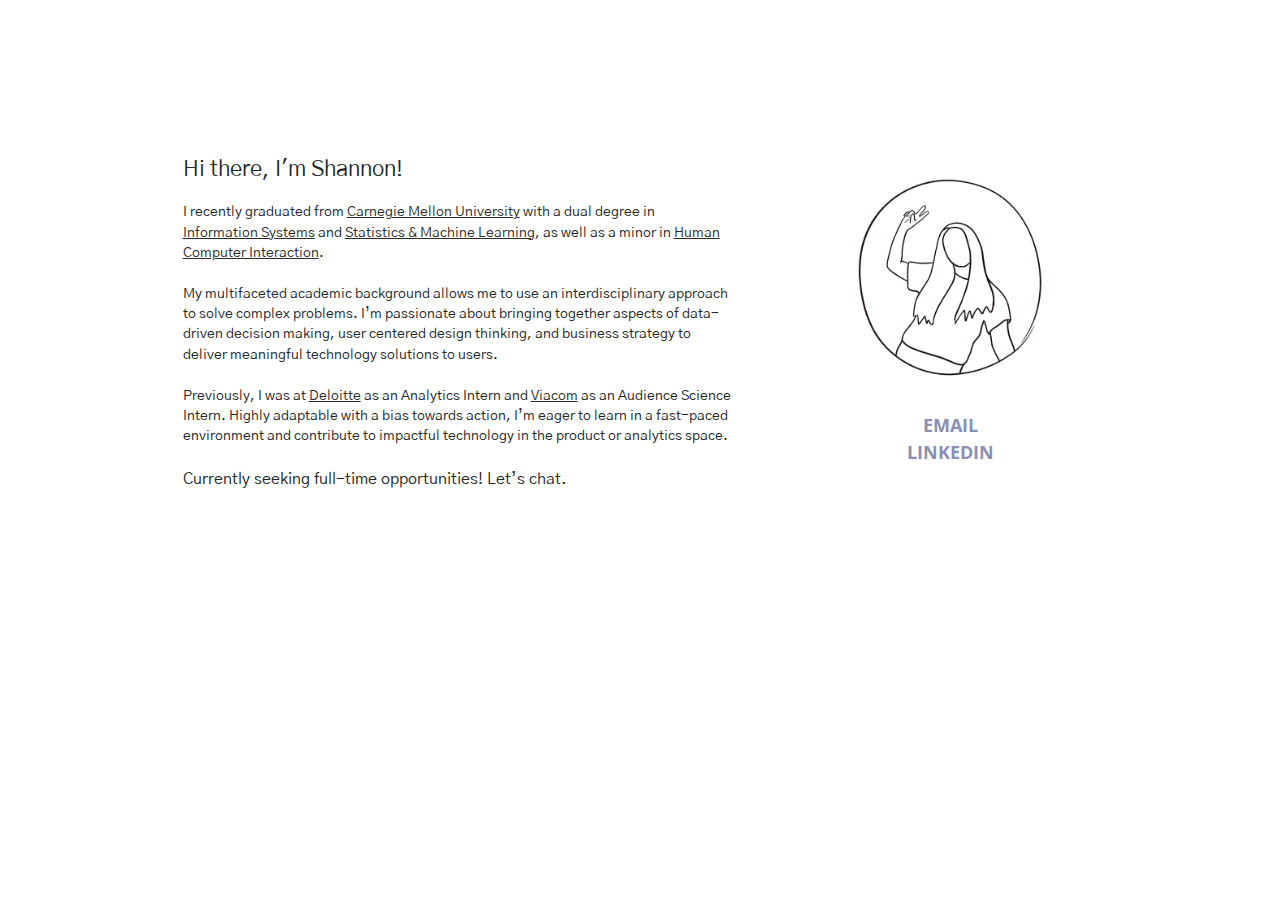
<file: index.html>
<!doctype html>
<html lang="en">
  <head>
    <!-- Required meta tags -->
    <meta charset="utf-8">
    <meta name="viewport" content="width=device-width, initial-scale=1, shrink-to-fit=no">

    <!-- Bootstrap CSS -->
    <link rel="stylesheet" href="https://stackpath.bootstrapcdn.com/bootstrap/4.4.1/css/bootstrap.min.css" integrity="sha384-Vkoo8x4CGsO3+Hhxv8T/Q5PaXtkKtu6ug5TOeNV6gBiFeWPGFN9MuhOf23Q9Ifjh" crossorigin="anonymous">
    <link href="css/style.css" rel="stylesheet">

    <link rel="icon" href="img/logo.png">

    <title>Shannon Lu</title>
  </head>

  <body>
 <!--    <div class="container-fluid">
      <nav class="navbar navbar-light navbar-expand-md">
        <div class="navbar-header">
          <a class="navbar-brand" href="index.html"><img src = "img/logo.png" width = "45" height = "auto"></a>
        </div>
        <button class="navbar-toggler ml-auto" type="button" data-toggle="collapse" data-target="#navbar-content" aria-controls="navbar-content" aria-expanded="false" aria-label="Toggle navigation">
          <span class="navbar-toggler-icon"></span>
        </button>

        <div class="collapse navbar-collapse" id="navbar-content">
          <ul class="navbar-nav ml-auto">
            <li class="nav-item">
              <a class="nav-link ml-auto" href="index.html">WORK</a>
            </li>
            <li class="nav-item">
              <a class="nav-link" href = "resume_web.pdf" target="_blank">RESUME</a>
            </li>
            <li class="nav-item">
              <a class="nav-link active" href="about.html">ABOUT</a>
            </li>
          </ul>
        </div>
      </nav>
    </div> -->

    <div class="container-fluid">
      <div class="row">
        <div class="col-sm-1">
        </div>


        <div class="col-lg-6">
          <p id="about-intro2">
            Hi there, I'm Shannon!
          </p>

          <p id="about-text2">
            I recently graduated from <a href="http://www.cmu.edu/" target="_blank">Carnegie Mellon University</a> with a dual degree in <a href="http://www.cmu.edu/information-systems/" target="_blank">Information Systems</a> and <a href="http://stat.cmu.edu/undergraduate/majors#advising-quicktabs" target="_blank">Statistics & Machine Learning</a>, as well as a minor in <a href="http://hcii.cmu.edu/" target="_blank">Human Computer Interaction</a>. <br>
            <br>My multifaceted academic background allows me to use an interdisciplinary approach to solve complex problems. I’m passionate about bringing together aspects of data-driven decision making, user centered design thinking, and business strategy to deliver meaningful technology solutions to users. <br><br>

            Previously, I was at <a href="http://www2.deloitte.com/us/en/services/advisory.html" target="_blank">Deloitte</a> as an Analytics Intern and <a href="http://science.viacom.com/" target="_blank">Viacom</a> as an Audience Science Intern. Highly adaptable with a bias towards action, I’m eager to learn in a fast-paced environment and contribute to impactful technology in the product or analytics space.  <br><br>

            <span style="font-size: 120%;">Currently seeking full-time opportunities! Let’s chat. </span><br><br>
<!-- 
            <b class="about-link"><a href="mailto:shannon.lu358@gmail.com" target="_blank" class="os">EMAIL</a></b> -- <br>
            <b class="about-link"><a href="http://www.linkedin.com/in/shannon-lu/" target="_blank" class="os">LINKEDIN</a></b> -- <br>
 -->
          </p>
        </div>


        <div class="col-sm-3 about-pic2 text-center">
          <img src="img/hi.png" draggable="false" class="img-fluid">


            <b class="about-link"><a href="mailto:shannon.lu358@gmail.com" target="_blank" class="os">EMAIL</a></b> <br>
            <b class="about-link"><a href="http://www.linkedin.com/in/shannon-lu/" target="_blank" class="os">LINKEDIN</a></b> <br>

        </div>

                <div class="col-sm-1">
        </div>
      </div>

      
<!-- 
    <footer>
      <div class="container-fluid">
        <div class="row">
          <div class="col-md-6"></div>
          <div class="col-sm-6 text-right">
            <p>&copy Built with <span style="font-size: 80%; display: inline;">♥️</span> and ☕ by Shannon Lu</p>
          </div>

        </div>
      </div>
    </footer> -->

    </div>


    <!-- Optional JavaScript -->
    <!-- jQuery first, then Popper.js, then Bootstrap JS -->
    <script src="https://code.jquery.com/jquery-3.4.1.slim.min.js" integrity="sha384-J6qa4849blE2+poT4WnyKhv5vZF5SrPo0iEjwBvKU7imGFAV0wwj1yYfoRSJoZ+n" crossorigin="anonymous"></script>
    <script src="https://cdn.jsdelivr.net/npm/popper.js@1.16.0/dist/umd/popper.min.js" integrity="sha384-Q6E9RHvbIyZFJoft+2mJbHaEWldlvI9IOYy5n3zV9zzTtmI3UksdQRVvoxMfooAo" crossorigin="anonymous"></script>
    <script src="https://stackpath.bootstrapcdn.com/bootstrap/4.4.1/js/bootstrap.min.js" integrity="sha384-wfSDF2E50Y2D1uUdj0O3uMBJnjuUD4Ih7YwaYd1iqfktj0Uod8GCExl3Og8ifwB6" crossorigin="anonymous"></script>
  </body>
</html>
</file>
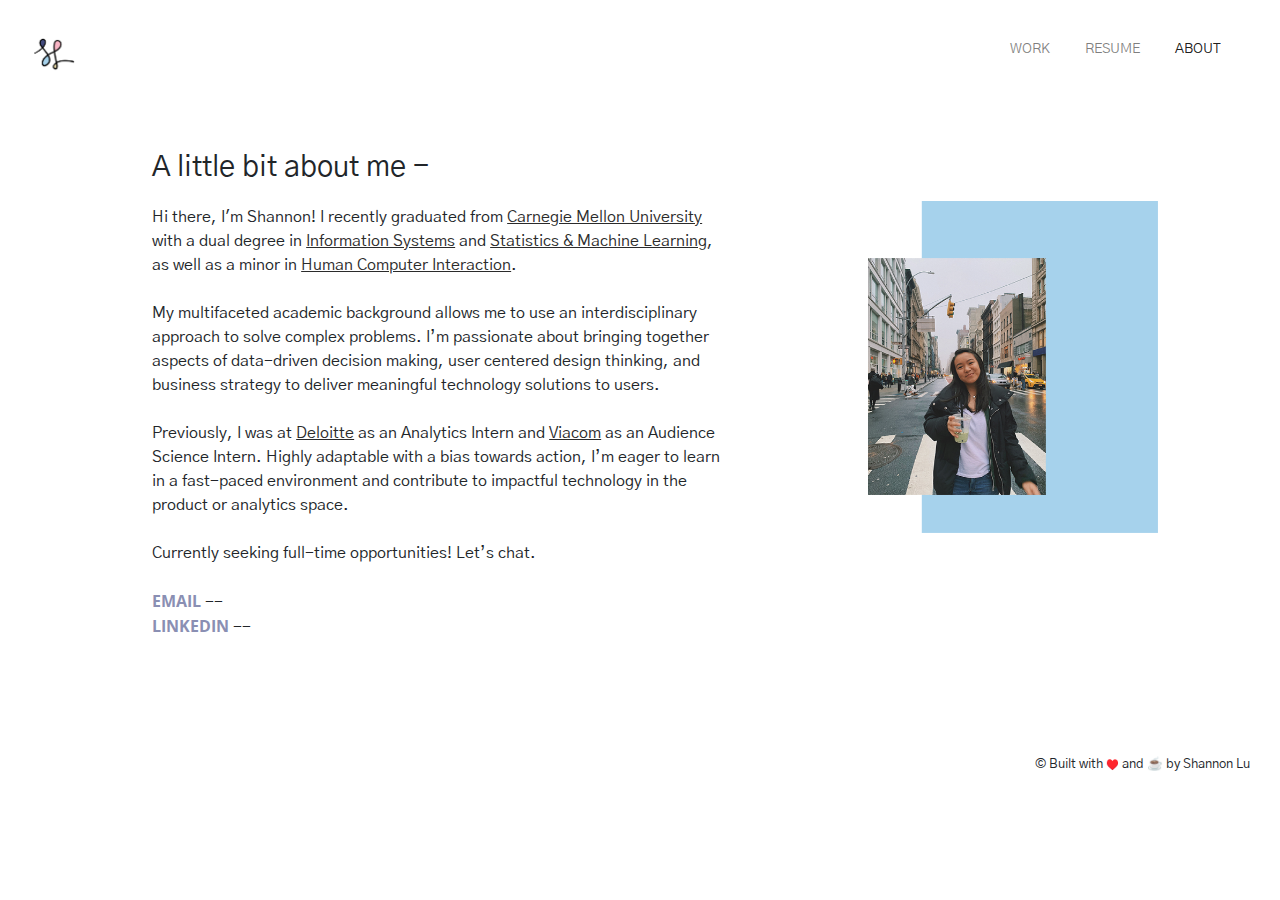
<file: about.html>
<!doctype html>
<html lang="en">
  <head>
    <!-- Required meta tags -->
    <meta charset="utf-8">
    <meta name="viewport" content="width=device-width, initial-scale=1, shrink-to-fit=no">

    <!-- Bootstrap CSS -->
    <link rel="stylesheet" href="https://stackpath.bootstrapcdn.com/bootstrap/4.4.1/css/bootstrap.min.css" integrity="sha384-Vkoo8x4CGsO3+Hhxv8T/Q5PaXtkKtu6ug5TOeNV6gBiFeWPGFN9MuhOf23Q9Ifjh" crossorigin="anonymous">
    <link href="css/style.css" rel="stylesheet">

    <link rel="icon" href="img/logo.png">

    <title>Shannon Lu</title>
  </head>

  <body>
    <div class="container-fluid">
      <nav class="navbar navbar-light navbar-expand-md">
        <div class="navbar-header">
          <a class="navbar-brand" href="index.html"><img src = "img/logo.png" width = "45" height = "auto"></a>
          <!-- <a class="navbar-brand" href="index.html">shannon lu</a> -->
        </div>
        <button class="navbar-toggler ml-auto" type="button" data-toggle="collapse" data-target="#navbar-content" aria-controls="navbar-content" aria-expanded="false" aria-label="Toggle navigation">
          <span class="navbar-toggler-icon"></span>
        </button>

        <div class="collapse navbar-collapse" id="navbar-content">
          <ul class="navbar-nav ml-auto">
            <li class="nav-item">
              <a class="nav-link ml-auto" href="index.html">WORK</a>
            </li>
            <li class="nav-item">
              <a class="nav-link" href = "resume_web.pdf" target="_blank">RESUME</a>
            </li>
            <li class="nav-item">
              <a class="nav-link active" href="about.html">ABOUT</a>
            </li>
          </ul>
        </div>
      </nav>
    </div>

    <div class="container-fluid">
      <div class="row">
        <div class="col-sm-1">
        </div>

        <div class="col-md-6">
          <p id="about-intro">
            A little bit about me - 
          </p>

          <p id="about-text">
            Hi there, I'm Shannon! I recently graduated from <a href="http://www.cmu.edu/" target="_blank">Carnegie Mellon University</a> with a dual degree in <a href="http://www.cmu.edu/information-systems/" target="_blank">Information Systems</a> and <a href="http://stat.cmu.edu/undergraduate/majors#advising-quicktabs" target="_blank">Statistics & Machine Learning</a>, as well as a minor in <a href="http://hcii.cmu.edu/" target="_blank">Human Computer Interaction</a>. <br>
            <br>My multifaceted academic background allows me to use an interdisciplinary approach to solve complex problems. I’m passionate about bringing together aspects of data-driven decision making, user centered design thinking, and business strategy to deliver meaningful technology solutions to users. <br><br>

            Previously, I was at <a href="http://www2.deloitte.com/us/en/services/advisory.html" target="_blank">Deloitte</a> as an Analytics Intern and <a href="http://science.viacom.com/" target="_blank">Viacom</a> as an Audience Science Intern. Highly adaptable with a bias towards action, I’m eager to learn in a fast-paced environment and contribute to impactful technology in the product or analytics space.  <br><br>

            Currently seeking full-time opportunities! Let’s chat. <br><br>

            <b class="about-link"><a href="mailto:shannon.lu358@gmail.com" target="_blank" class="os">EMAIL</a></b> -- <br>
            <b class="about-link"><a href="http://www.linkedin.com/in/shannon-lu/" target="_blank" class="os">LINKEDIN</a></b> -- <br>

          </p>
        </div>
        <div class="col-sm-1">
        </div>

        <div class="col-sm-3 about-pic">
          <img src="img/pic.png" draggable="false" class="img-fluid">
        </div>

        <div class="col-sm-1">
        </div>
      </div>

      

    <footer>
      <div class="container-fluid">
        <div class="row">
          <div class="col-md-6"></div>
          <div class="col-sm-6 text-right">
            <p>&copy Built with <span style="font-size: 80%; display: inline;">♥️</span> and ☕ by Shannon Lu</p>
          </div>

        </div>
      </div>
    </footer>

    </div>


    <!-- Optional JavaScript -->
    <!-- jQuery first, then Popper.js, then Bootstrap JS -->
    <script src="https://code.jquery.com/jquery-3.4.1.slim.min.js" integrity="sha384-J6qa4849blE2+poT4WnyKhv5vZF5SrPo0iEjwBvKU7imGFAV0wwj1yYfoRSJoZ+n" crossorigin="anonymous"></script>
    <script src="https://cdn.jsdelivr.net/npm/popper.js@1.16.0/dist/umd/popper.min.js" integrity="sha384-Q6E9RHvbIyZFJoft+2mJbHaEWldlvI9IOYy5n3zV9zzTtmI3UksdQRVvoxMfooAo" crossorigin="anonymous"></script>
    <script src="https://stackpath.bootstrapcdn.com/bootstrap/4.4.1/js/bootstrap.min.js" integrity="sha384-wfSDF2E50Y2D1uUdj0O3uMBJnjuUD4Ih7YwaYd1iqfktj0Uod8GCExl3Og8ifwB6" crossorigin="anonymous"></script>
  </body>
</html>
</file>
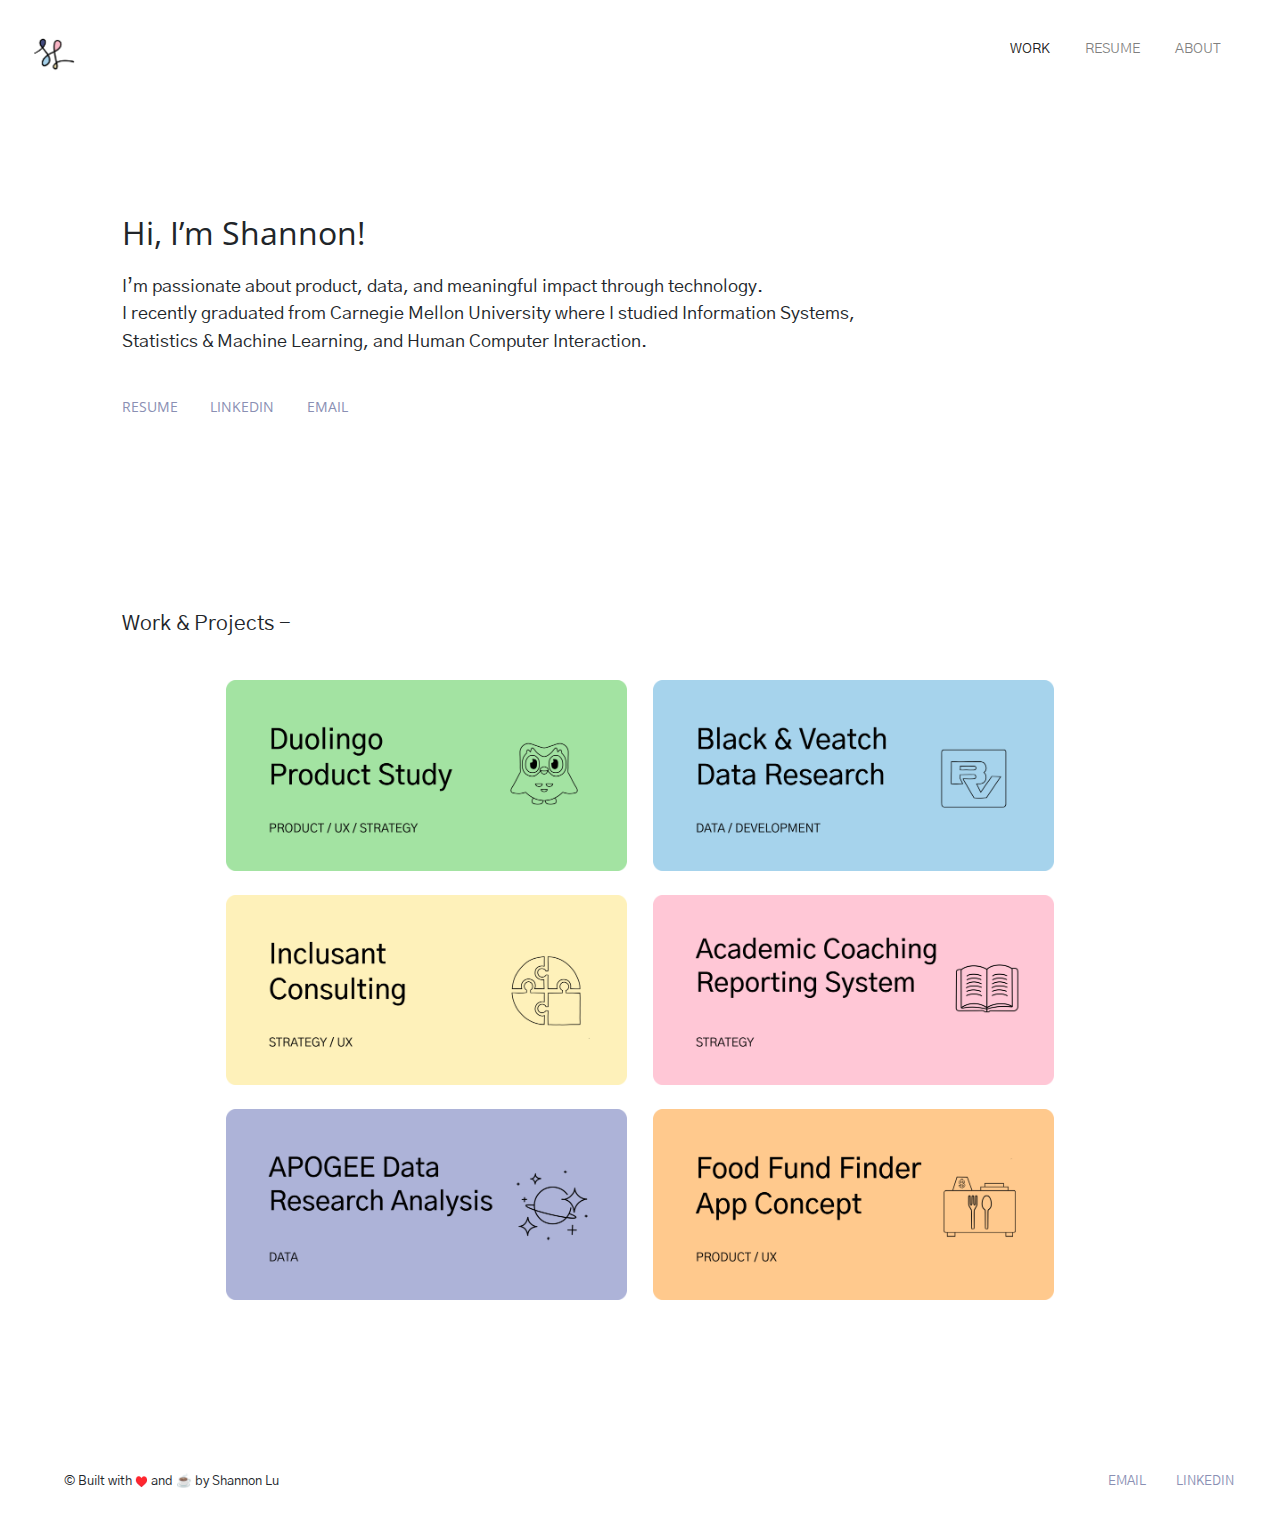
<file: index-v2.html>
<!doctype html>
<html lang="en">
  <head>
    <!-- Required meta tags -->
    <meta charset="utf-8">
    <meta name="viewport" content="width=device-width, initial-scale=1, shrink-to-fit=no">

    <!-- Bootstrap CSS -->
    <link rel="stylesheet" href="https://stackpath.bootstrapcdn.com/bootstrap/4.4.1/css/bootstrap.min.css" integrity="sha384-Vkoo8x4CGsO3+Hhxv8T/Q5PaXtkKtu6ug5TOeNV6gBiFeWPGFN9MuhOf23Q9Ifjh" crossorigin="anonymous">
    <link href="css/style.css" rel="stylesheet">

    <link rel="icon" href="img/logo.png">

    <title>Shannon Lu</title>
  </head>

  <body>
    <div class="container-fluid">
      <nav class="navbar navbar-light navbar-expand-md">
        <div class="navbar-header">
          <a class="navbar-brand" href="index.html"><img src = "img/logo.png" width = "45" height = "auto"></a>
          <!-- <a class="navbar-brand" href="index.html">shannon lu</a> -->
        </div>
        <button class="navbar-toggler ml-auto" type="button" data-toggle="collapse" data-target="#navbar-content" aria-controls="navbar-content" aria-expanded="false" aria-label="Toggle navigation">
          <span class="navbar-toggler-icon"></span>
        </button>

        <div class="collapse navbar-collapse" id="navbar-content">
          <ul class="navbar-nav ml-auto">
            <li class="nav-item">
              <a class="nav-link ml-auto active" href="index.html">WORK</a>
            </li>
            <li class="nav-item">
              <a class="nav-link" href = "resume_web.pdf" target="_blank">RESUME</a>
            </li>
            <li class="nav-item">
              <a class="nav-link" href="about.html">ABOUT</a>
            </li>
          </ul>
        </div>
      </nav>
    </div>

    <div class="container-fluid">
      <div class="row">
        <div class="col-sm-1">
        </div>

        <div class="col-lg-8">
          <p id="intro-name">
            Hi, I’m Shannon! 
          </p>
          <p id="intro-text">
            I’m passionate about product, data, and meaningful impact through technology. <br>
            I recently graduated from Carnegie Mellon University where I studied Information Systems, <br>
            Statistics & Machine Learning, and Human Computer Interaction.
          </p>
          <div id="intro-links">
            <div class="row">
              <div class="col-sm-1"><a href="resume_web.pdf" target="_blank" class="os">RESUME</a> </div>
              <div class="col-sm-1" style="margin-left: 2%;"><a href="http://www.linkedin.com/in/shannon-lu/" target="_blank" class="os">LINKEDIN</a></div>
              <div class="col-sm-1" style="margin-left: 3%;"><a href="mailto:shannon.lu358@gmail.com" class="os">EMAIL</a></div>
            </div>
          </div>
        </div>

        <div class="col-md-3">
        </div>
      </div>

      <br>
      <div class="row">
        <div class="col-sm-1">
        </div>

        <div class="col-lg-8">
          <p id="work" style="font-size: 130%; padding-bottom: 3%;">Work & Projects -</p>
        </div>
      </div>

      <!-- projects -->
      <div class="row">
        <div class="col-sm-2">
        </div>

        <div class="col-sm-4 proj-img">
          <a href="projects/duolingo.html">
            <img src="img/duolingo_1.png" draggable="false" class="img-fluid">
            <div class="overlay">
              <img src="img/duolingo_2.png" draggable="false" class="img-fluid">
            </div>
          </a>
        </div>

        <div class="col-sm-4 proj-img">
          <a href="projects/bv.html">
            <img src="img/bv_1.png" draggable="false" class="img-fluid">
            <div class="overlay">
              <img src="img/bv_2.png" draggable="false" class="img-fluid">
            </div>
          </a>
        </div>

        <div class="col-sm-2">
        </div>
      </div>


      <br>

      <div class="row">
        <div class="col-sm-2">
        </div>

        <div class="col-sm-4 proj-img">
          <a href="projects/inclusant.html">
            <img src="img/inclusant_1.png" draggable="false" class="img-fluid">
            <div class="overlay">
              <img src="img/inclusant_2.png" draggable="false" class="img-fluid">
            </div>
          </a>
        </div>

        <div class="col-sm-4 proj-img">
          <a href="projects/ac.html">
            <img src="img/ac_1.png" draggable="false" class="img-fluid">
            <div class="overlay">
              <img src="img/ac_2.png" draggable="false" class="img-fluid">
            </div>
          </a>
        </div>

        <div class="col-sm-2">
        </div>
      </div>

      <br>

      <div class="row">
        <div class="col-sm-2">
        </div>

        <div class="col-sm-4 proj-img">
          <a href="projects/apogee.html">
            <img src="img/apogee_1.png" draggable="false" class="img-fluid">
            <div class="overlay">
              <img src="img/apogee_2.png" draggable="false" class="img-fluid">
            </div>
          </a>
        </div>

        <div class="col-sm-4 proj-img">
          <a href="projects/fff.html">
            <img src="img/fff_1.png" draggable="false" class="img-fluid">
            <div class="overlay">
              <img src="img/fff_2.png" draggable="false" class="img-fluid">
            </div>
          </a>
        </div>


        <div class="col-sm-2">
        </div>
      </div>

    <br>
    <br>
    <br>

    <footer>
      <div class="container-fluid">
        <div class="row">
          <div class="col-sm-3 text-center">
            <p>&copy Built with <span style="font-size: 80%; display: inline;">♥️</span> and ☕ by Shannon Lu</p>
          </div>

          <div class="col-sm-7"></div>

          <div class="col-sm-1 text-right">
            <a href="mailto:shannon.lu358@gmail.com">EMAIL</a>
          </div>
          <div class="col-sm-1">
            <a href="http://www.linkedin.com/in/shannon-lu/" target="_blank">LINKEDIN</a>
          </div>
        </div>
      </div>
    </footer>

    </div>


    <!-- Optional JavaScript -->
    <!-- jQuery first, then Popper.js, then Bootstrap JS -->
    <script src="https://code.jquery.com/jquery-3.4.1.slim.min.js" integrity="sha384-J6qa4849blE2+poT4WnyKhv5vZF5SrPo0iEjwBvKU7imGFAV0wwj1yYfoRSJoZ+n" crossorigin="anonymous"></script>
    <script src="https://cdn.jsdelivr.net/npm/popper.js@1.16.0/dist/umd/popper.min.js" integrity="sha384-Q6E9RHvbIyZFJoft+2mJbHaEWldlvI9IOYy5n3zV9zzTtmI3UksdQRVvoxMfooAo" crossorigin="anonymous"></script>
    <script src="https://stackpath.bootstrapcdn.com/bootstrap/4.4.1/js/bootstrap.min.js" integrity="sha384-wfSDF2E50Y2D1uUdj0O3uMBJnjuUD4Ih7YwaYd1iqfktj0Uod8GCExl3Og8ifwB6" crossorigin="anonymous"></script>
  </body>
</html>
</file>
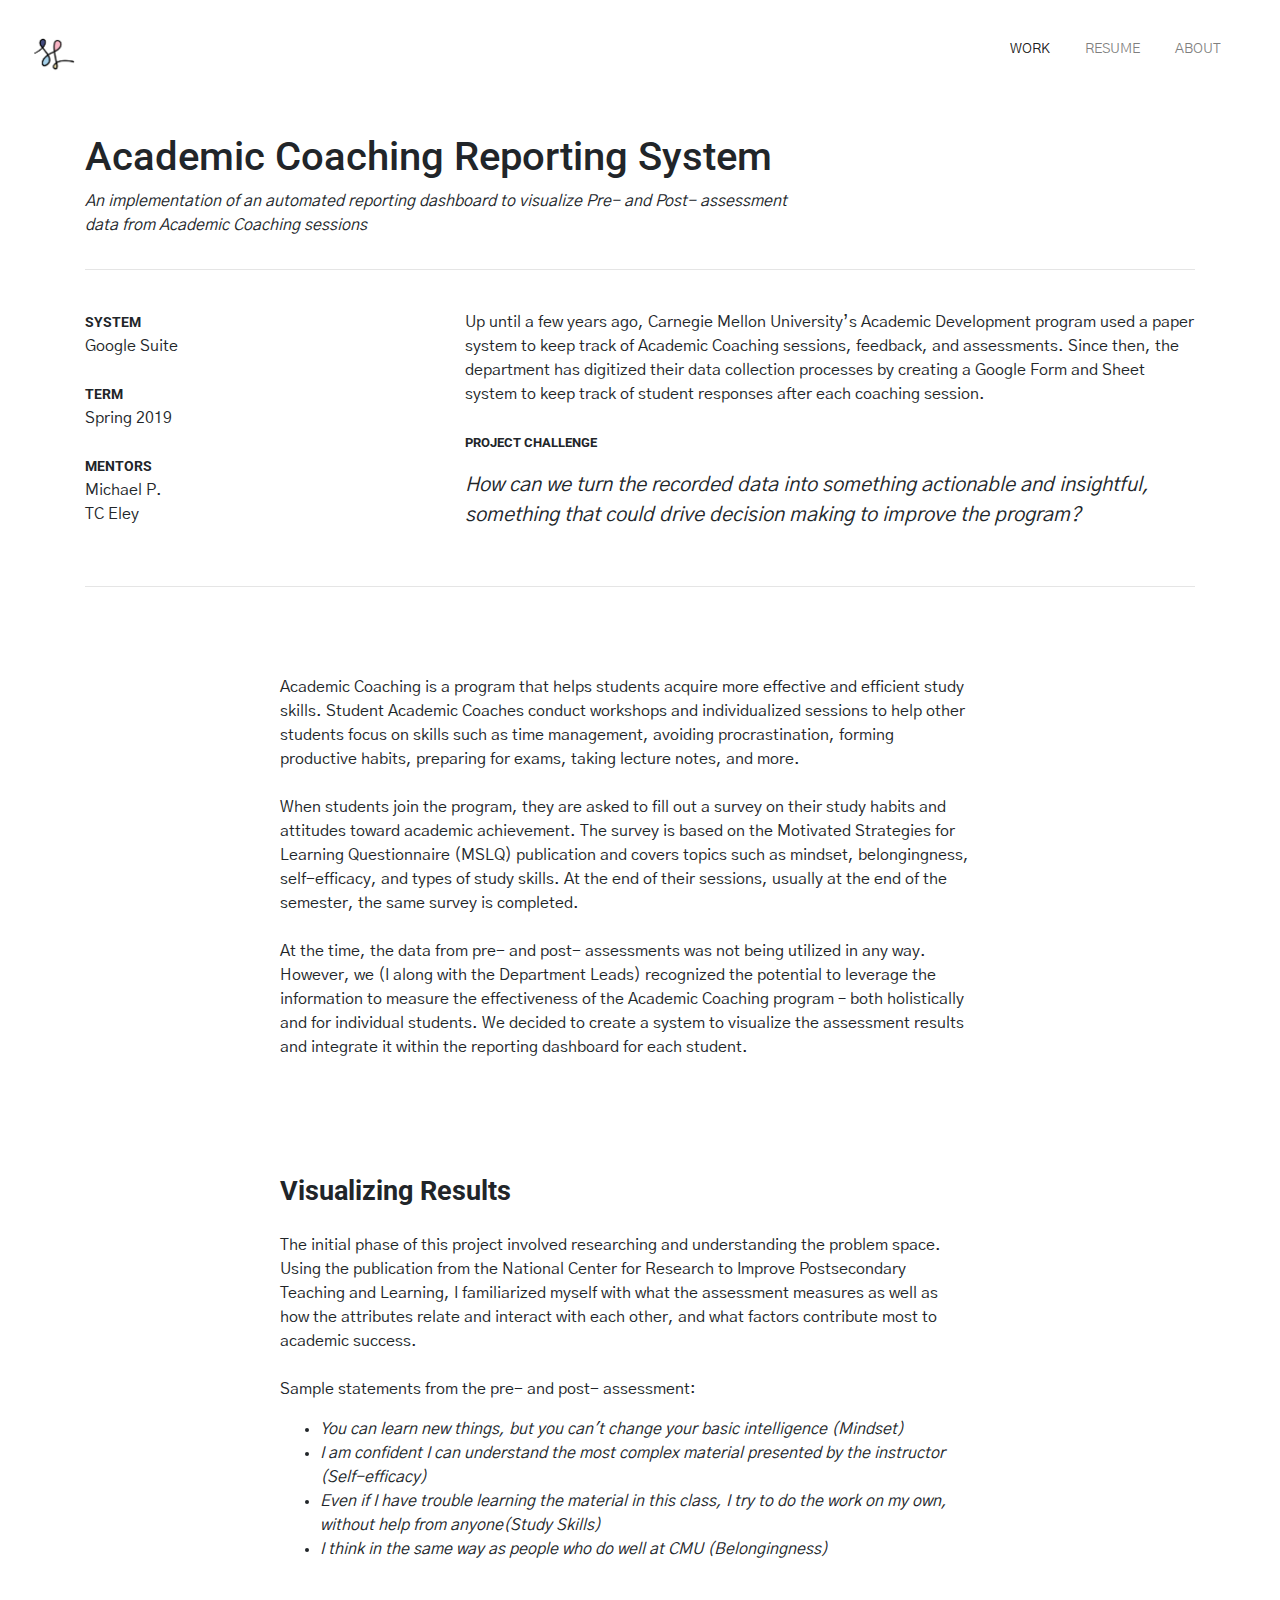
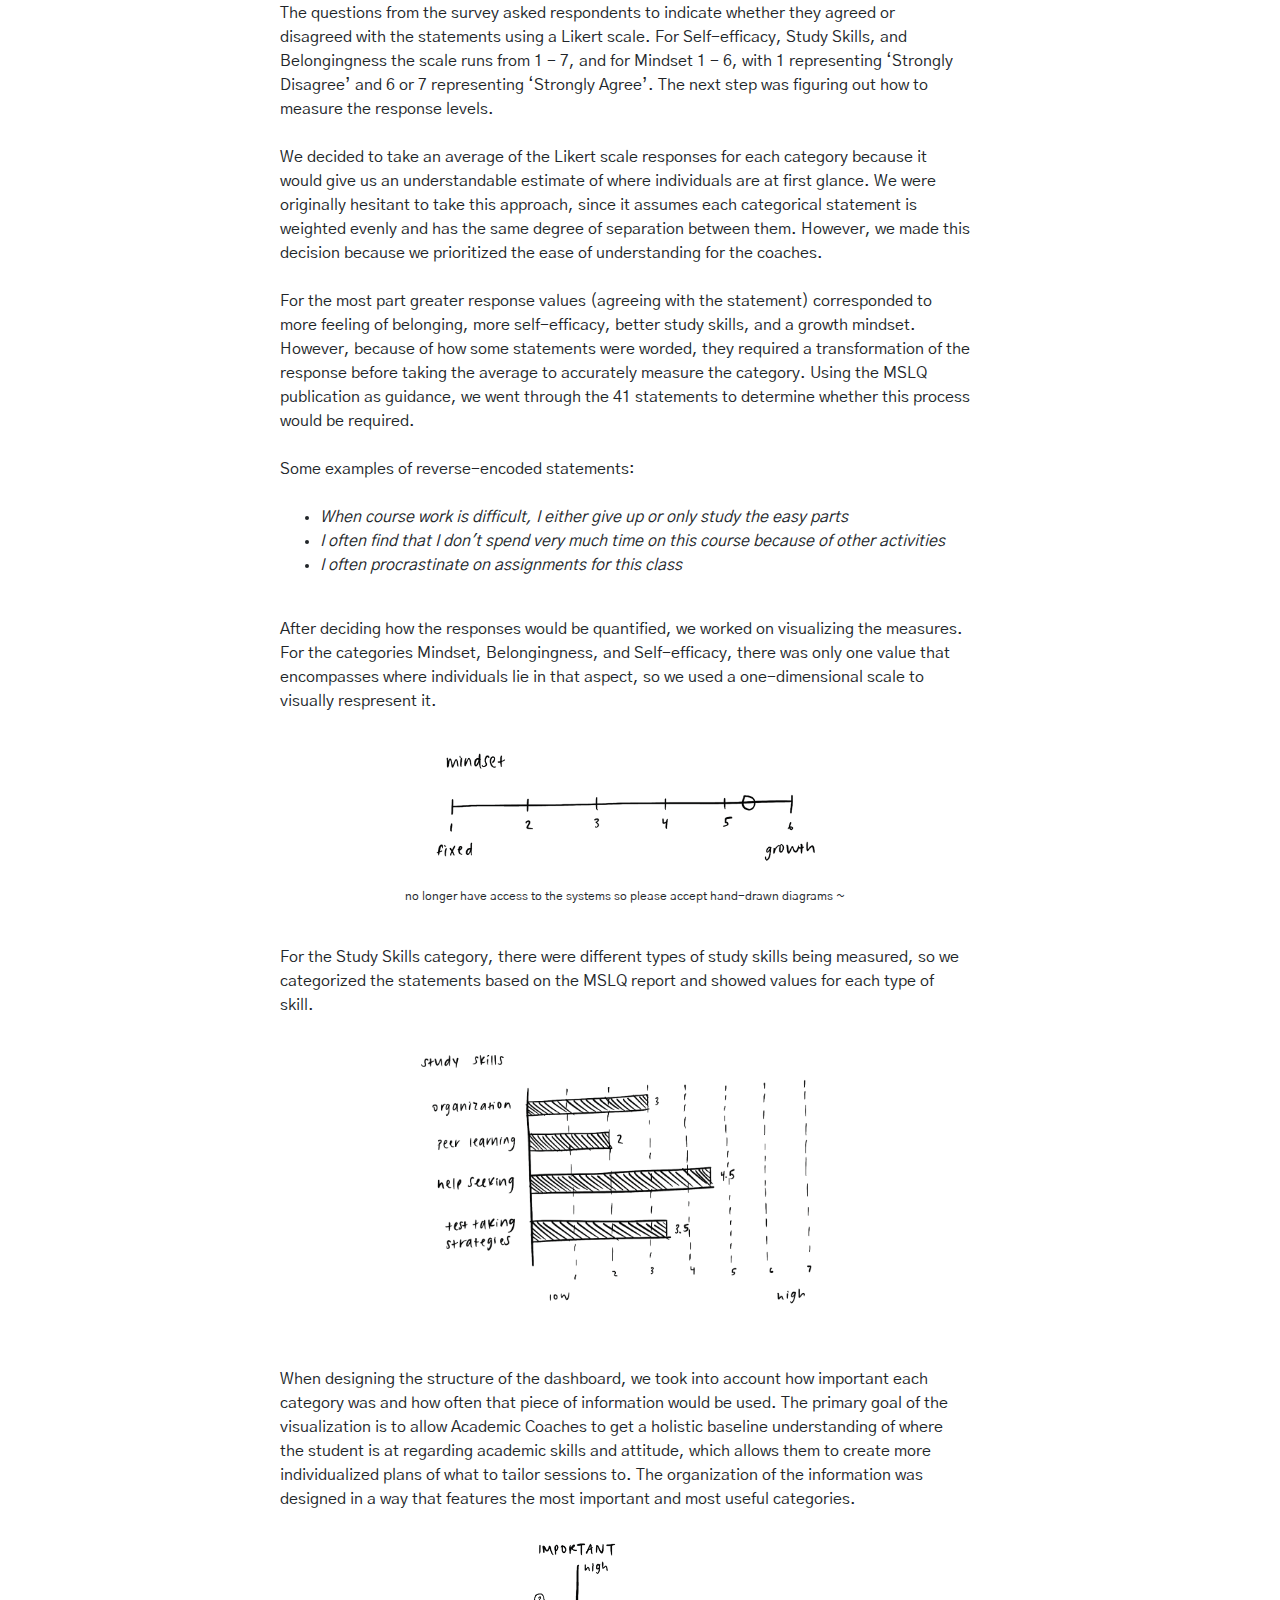
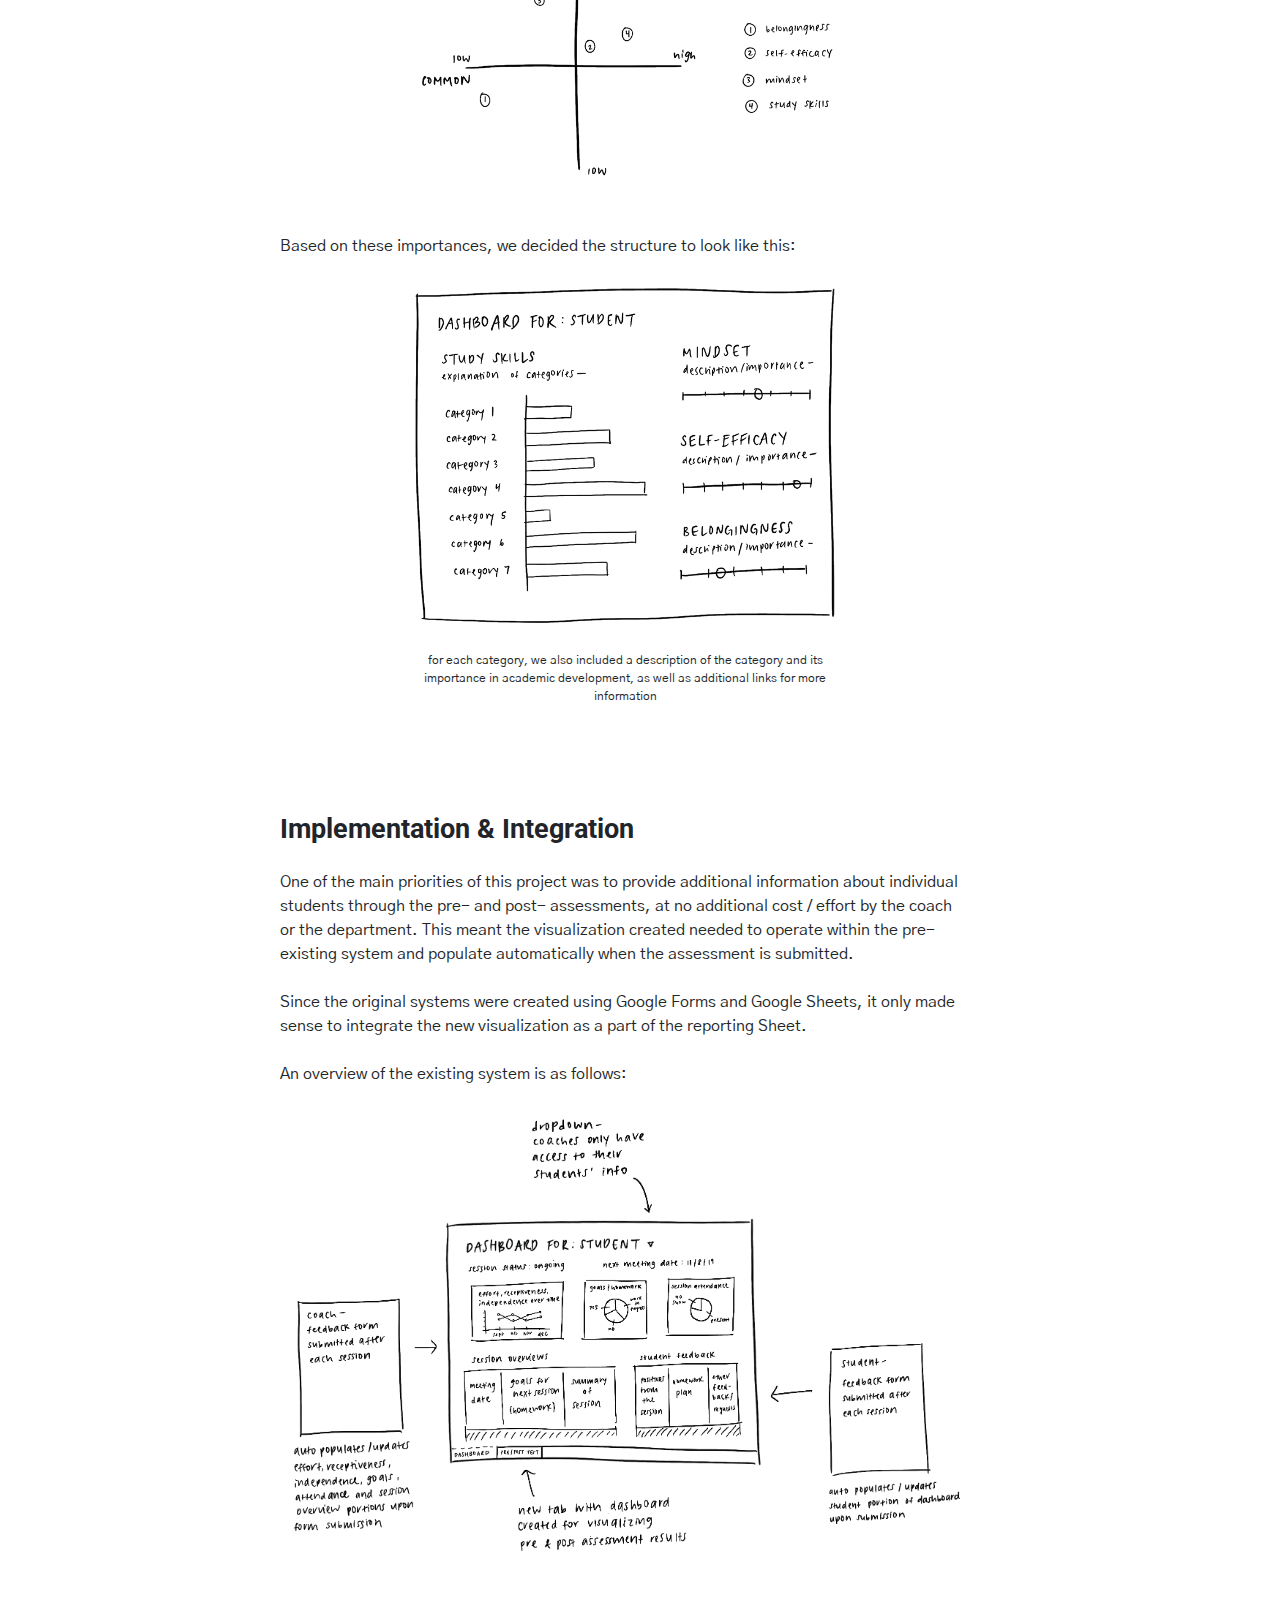
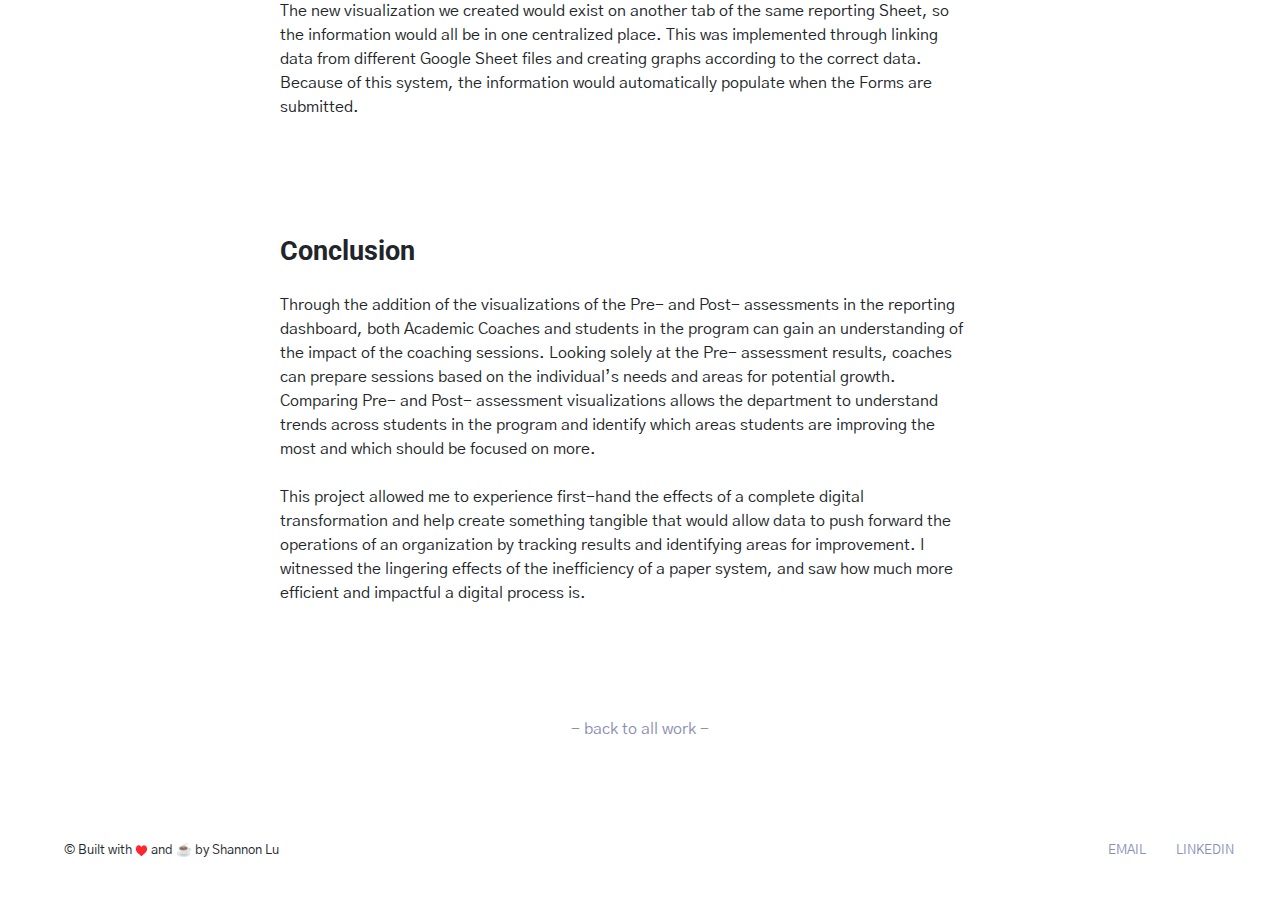
<file: projects/ac.html>
<!doctype html>
<html lang="en">
  <head>
    <!-- Required meta tags -->
    <meta charset="utf-8">
    <meta name="viewport" content="width=device-width, initial-scale=1, shrink-to-fit=no">

    <!-- Bootstrap CSS -->
    <link rel="stylesheet" href="https://stackpath.bootstrapcdn.com/bootstrap/4.4.1/css/bootstrap.min.css" integrity="sha384-Vkoo8x4CGsO3+Hhxv8T/Q5PaXtkKtu6ug5TOeNV6gBiFeWPGFN9MuhOf23Q9Ifjh" crossorigin="anonymous">
    <link href="../css/style.css" rel="stylesheet">

    <link rel="icon" href="../img/logo.png">

    <title>Shannon Lu</title>
  </head>

  <body>
    <div class="container-fluid">
      <nav class="navbar navbar-light navbar-expand-md">
        <div class="navbar-header">
          <a class="navbar-brand" href="../index.html"><img src = "../img/logo.png" width = "45" height = "auto"></a>
          <!-- <a class="navbar-brand" href="index.html">shannon lu</a> -->
        </div>
        <button class="navbar-toggler ml-auto" type="button" data-toggle="collapse" data-target="#navbar-content" aria-controls="navbar-content" aria-expanded="false" aria-label="Toggle navigation">
          <span class="navbar-toggler-icon"></span>
        </button>

        <div class="collapse navbar-collapse" id="navbar-content">
          <ul class="navbar-nav ml-auto">
            <li class="nav-item">
              <a class="nav-link ml-auto active" href="../index.html">WORK</a>
            </li>
            <li class="nav-item">
              <a class="nav-link" href = "../resume_web.pdf" target="_blank">RESUME</a>
            </li>
            <li class="nav-item">
              <a class="nav-link" href="../about.html">ABOUT</a>
            </li>
          </ul>
        </div>
      </nav>
    </div>

    <div class="container-fluid">

      <div class="container">
        <br><br>
        <h1>Academic Coaching Reporting System</h1>

        <div class="row">
          <div class="col-lg-8">
            <p><i>
            An implementation of an automated reporting dashboard to visualize Pre- and Post- assessment data from Academic Coaching sessions</i></p>
          </div>
        </div>

        <hr><br>


        <div class="row background-col">
          <div class="col-sm-3">
            <p>
              <b class="small-heading">SYSTEM</b> <br>
              Google Suite <br><br>
              <b class="small-heading">TERM</b> <br>
              Spring 2019 <br><br>
              <b class="small-heading">MENTORS</b> <br> 
              Michael P.<br> TC Eley
            </p>
          </div>

          <div class="col-1">
          </div>

          <div class="col-lg-8">
            <p>
                <!-- <b class="small-heading">Project Description </b><br> -->
                Up until a few years ago, Carnegie Mellon University’s Academic Development program used a paper system to keep track of Academic Coaching sessions, feedback, and assessments. Since then, the department has digitized their data collection processes by creating a Google Form and Sheet system to keep track of student responses after each coaching session. <br><br>

                <b class="smaller-heading">PROJECT CHALLENGE</b><br>
                <div class="emphasis-smaller">How can we turn the recorded data into something actionable and insightful, something that could drive decision making to improve the program?</div> 
            </p>
          </div>
      </div>

      <br><hr><br>
      <div class="row container">
          <div class="col-sm-2">
          </div>

          <div class="col-lg-8">
            <br>
            <p>
              <!-- <b class="big-heading">Background</b> -->
              <br> 
              Academic Coaching is a program that helps students acquire more effective and efficient study skills. Student Academic Coaches conduct workshops and individualized sessions to help other students focus on skills such as time management, avoiding procrastination, forming productive habits, preparing for exams, taking lecture notes, and more. 
              <br><br>
              When students join the program, they are asked to fill out a survey on their study habits and attitudes toward academic achievement. The survey is based on the Motivated Strategies for Learning Questionnaire (MSLQ) publication and covers topics such as mindset, belongingness, self-efficacy, and types of study skills. At the end of their sessions, usually at the end of the semester, the same survey is completed.
              <br><br>
              At the time, the data from pre- and post- assessments was not being utilized in any way. However, we (I along with the Department Leads) recognized the potential to leverage the information to measure the effectiveness of the Academic Coaching program – both holistically and for individual students. We decided to create a system to visualize the assessment results and integrate it within the reporting dashboard for each student.
            </p>
            <br><br><br><br>

            <p>
              <b class="big-heading">Visualizing Results</b>
              <br> 
              The initial phase of this project involved researching and understanding the problem space. Using the publication from the National Center for Research to Improve Postsecondary Teaching and Learning, I familiarized myself with what the assessment measures as well as how the attributes relate and interact with each other, and what factors contribute most to academic success.
              <br><br> 
              Sample statements from the pre- and post- assessment:
              <ul>
                <li> <i>You can learn new things, but you can't change your basic intelligence (Mindset)</i></li>
                <li> <i>I am confident I can understand the most complex material presented by the instructor (Self-efficacy)</i></li>
                <li> <i>Even if I have trouble learning the material in this class, I try to do the work on my own, without help from anyone(Study Skills)</i></li>
                <li> <i>I think in the same way as people who do well at CMU (Belongingness)</i></li>
              </ul>
             
              <br>
              The questions from the survey asked respondents to indicate whether they agreed or disagreed with the statements using a Likert scale. For Self-efficacy, Study Skills, and Belongingness the scale runs from 1 - 7, and for Mindset 1 - 6, with 1 representing ‘Strongly Disagree’ and 6 or 7 representing ‘Strongly Agree’. The next step was figuring out how to measure the response levels. 
              <br><br> 
              We decided to take an average of the Likert scale responses for each category because it would give us an understandable estimate of where individuals are at first glance. We were originally hesitant to take this approach, since it assumes each categorical statement is weighted evenly and has the same degree of separation between them. However, we made this decision because we prioritized the ease of understanding for the coaches. 
              <br><br> 
              For the most part greater response values (agreeing with the statement) corresponded to more feeling of belonging, more self-efficacy, better study skills, and a growth mindset. However, because of how some statements were worded, they required a transformation of the response before taking the average to accurately measure the category. Using the MSLQ publication as guidance, we went through the 41 statements to determine whether this process would be required. 
              <br><br> 
              Some examples of reverse-encoded statements: 
              <ul>
                <br>
                <li> <i>When course work is difficult, I either give up or only study the easy parts</i></li>
                <li> <i>I often find that I don't spend very much time on this course because of other activities</i></li>
                <li> <i>I often procrastinate on assignments for this class</i></li>
              </ul>

              <br>
              After deciding how the responses would be quantified, we worked on visualizing the measures. For the categories Mindset, Belongingness, and Self-efficacy, there was only one value that encompasses where individuals lie in that aspect, so we used a one-dimensional scale to visually respresent it.  
              <br><br> 
              <div class="row">
                <div class="col-2">
                </div>
                <div class="col-lg-8">
                  <img src="../img/proj-imgs/academicdev-1.png" draggable = "false" class="img-fluid">
                  <p class="text-center" style="font-size: 75%;"><br>no longer have access to the systems so please accept hand-drawn diagrams ~</p>
                </div>
                <div class="col-2">
                </div>
              </div>
              
              <br>

              For the Study Skills category, there were different types of study skills being measured, so we categorized the statements based on the MSLQ report and showed values for each type of skill. 
              <br><br> 
              <div class="row">
                <div class="col-2">
                </div>
                <div class="col-lg-8">
                  <img src="../img/proj-imgs/academicdev-2.png" draggable = "false" class="img-fluid">
                </div>
                <div class="col-2">
                </div>
              </div>
              <br><br> 
              When designing the structure of the dashboard, we took into account how important each category was and how often that piece of information would be used. The primary goal of the visualization is to allow Academic Coaches to get a holistic baseline understanding of where the student is at regarding academic skills and attitude, which allows them to create more individualized plans of what to tailor sessions to. The organization of the information was designed in a way that features the most important and most useful categories. 
              <br><br> 
              <div class="row">
                <div class="col-2">
                </div>
                <div class="col-lg-8">
                  <img src="../img/proj-imgs/academicdev-3.png" draggable = "false" class="img-fluid">
                </div>
                <div class="col-2">
                </div>
              </div>
              <br><br> 
              Based on these importances, we decided the structure to look like this:
              <br><br> 
              <div class="row">
                <div class="col-2">
                </div>
                <div class="col-lg-8">
                  <img src="../img/proj-imgs/academicdev-4.png" draggable = "false" class="img-fluid">
                  <p class="text-center" style="font-size: 75%;"><br>for each category, we also included a description of the category and its importance in academic development, as well as additional links for more information</p>
                </div>
                <div class="col-2">
                </div>
              </div>
            </p>
            <br><br><br>

            <p>
              <b class="big-heading">Implementation & Integration </b>
              <br> 
              One of the main priorities of this project was to provide additional information about individual students through the pre- and post- assessments, at no additional cost / effort by the coach or the department. This meant the visualization created needed to operate within the pre-existing system and populate automatically when the assessment is submitted.
              <br><br>
              Since the original systems were created using Google Forms and Google Sheets, it only made sense to integrate the new visualization as a part of the reporting Sheet. 
              <br><br>
              An overview of the existing system is as follows: <br><br>
              <img src="../img/proj-imgs/academicdev-5.png" draggable = "false" class="img-fluid">
              <br><br><br>
              The new visualization we created would exist on another tab of the same reporting Sheet, so the information would all be in one centralized place. This was implemented through linking data from different Google Sheet files and creating graphs according to the correct data. Because of this system, the information would automatically populate when the Forms are submitted. 
            </p>

            <br><br><br><br>
            <p>
              <b class="big-heading">Conclusion </b>
              <br> 
              Through the addition of the visualizations of the Pre- and Post- assessments in the reporting dashboard, both Academic Coaches and students in the program can gain an understanding of the impact of the coaching sessions. Looking solely at the Pre- assessment results, coaches can prepare sessions based on the individual’s needs and areas for potential growth. Comparing Pre- and Post- assessment visualizations allows the department to understand trends across students in the program and identify which areas students are improving the most and which should be focused on more.
              <br><br>
              This project allowed me to experience first-hand the effects of a complete digital transformation and help create something tangible that would allow data to push forward the operations of an organization by tracking results and identifying areas for improvement. I witnessed the lingering effects of the inefficiency of a paper system, and saw how much more efficient and impactful a digital process is.  
              <br>
            </p>

          </div>

          <div class="col-2">
          </div>

      </div>
      
   
    
    </div>
    <br><br><br><br>

    <div class="row text-center">
      <div class="col-md-4"></div>
      <div class="col-md-4 back-to-work">
          <a href="../index.html#work">- back to all work -</a>
      </div>
      <div class="col-md-4"></div>
    </div>

    <footer>
      <div class="container-fluid">
        <div class="row">
          <div class="col-sm-3 text-center">
            <p>&copy Built with <span style="font-size: 80%; display: inline;">♥️</span> and ☕ by Shannon Lu</p>
          </div>

          <div class="col-sm-7"></div>

          <div class="col-sm-1 text-right">
            <a href="mailto:shannon.lu358@gmail.com">EMAIL</a>
          </div>
          <div class="col-sm-1">
            <a href="http://www.linkedin.com/in/shannon-lu/" target="_blank">LINKEDIN</a>
          </div>
        </div>
      </div>
    </footer>

    </div>


    <!-- Optional JavaScript -->
    <!-- jQuery first, then Popper.js, then Bootstrap JS -->
    <script src="https://code.jquery.com/jquery-3.4.1.slim.min.js" integrity="sha384-J6qa4849blE2+poT4WnyKhv5vZF5SrPo0iEjwBvKU7imGFAV0wwj1yYfoRSJoZ+n" crossorigin="anonymous"></script>
    <script src="https://cdn.jsdelivr.net/npm/popper.js@1.16.0/dist/umd/popper.min.js" integrity="sha384-Q6E9RHvbIyZFJoft+2mJbHaEWldlvI9IOYy5n3zV9zzTtmI3UksdQRVvoxMfooAo" crossorigin="anonymous"></script>
    <script src="https://stackpath.bootstrapcdn.com/bootstrap/4.4.1/js/bootstrap.min.js" integrity="sha384-wfSDF2E50Y2D1uUdj0O3uMBJnjuUD4Ih7YwaYd1iqfktj0Uod8GCExl3Og8ifwB6" crossorigin="anonymous"></script>
  </body>
</html>
</file>
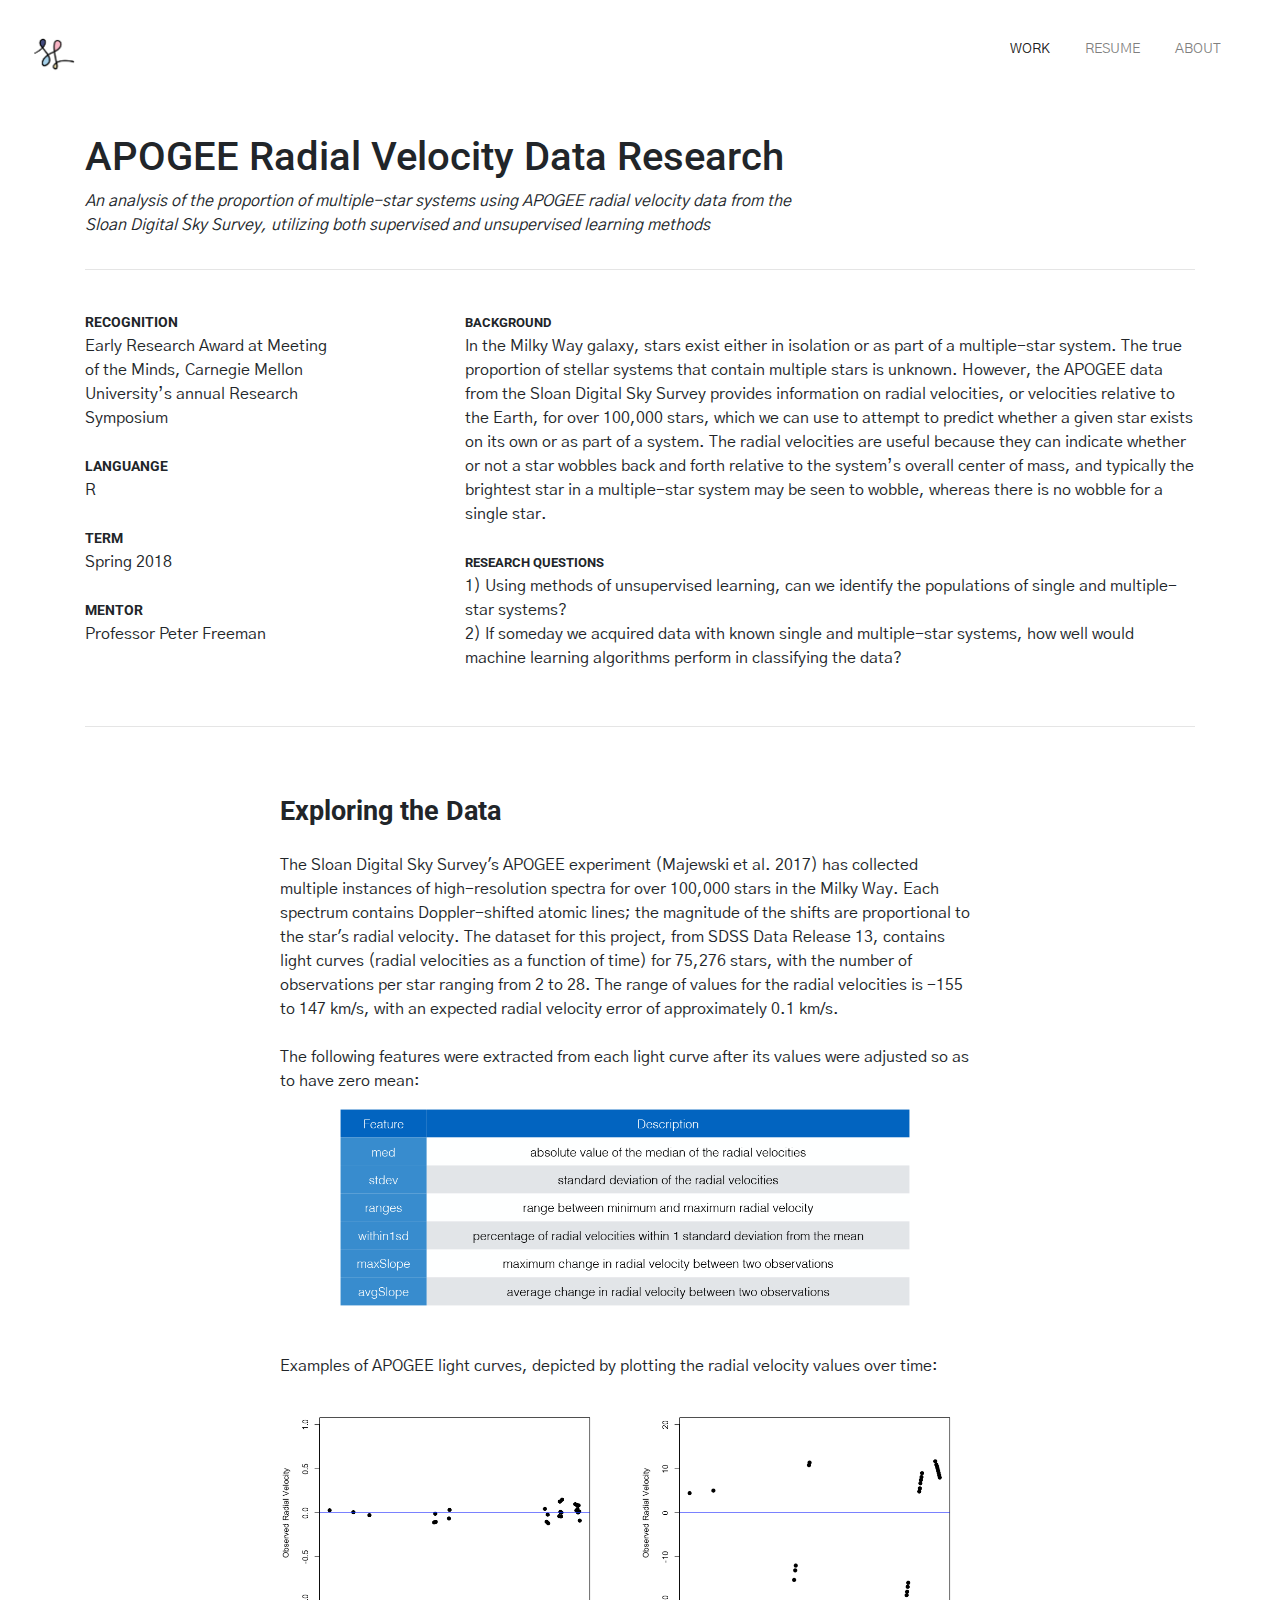
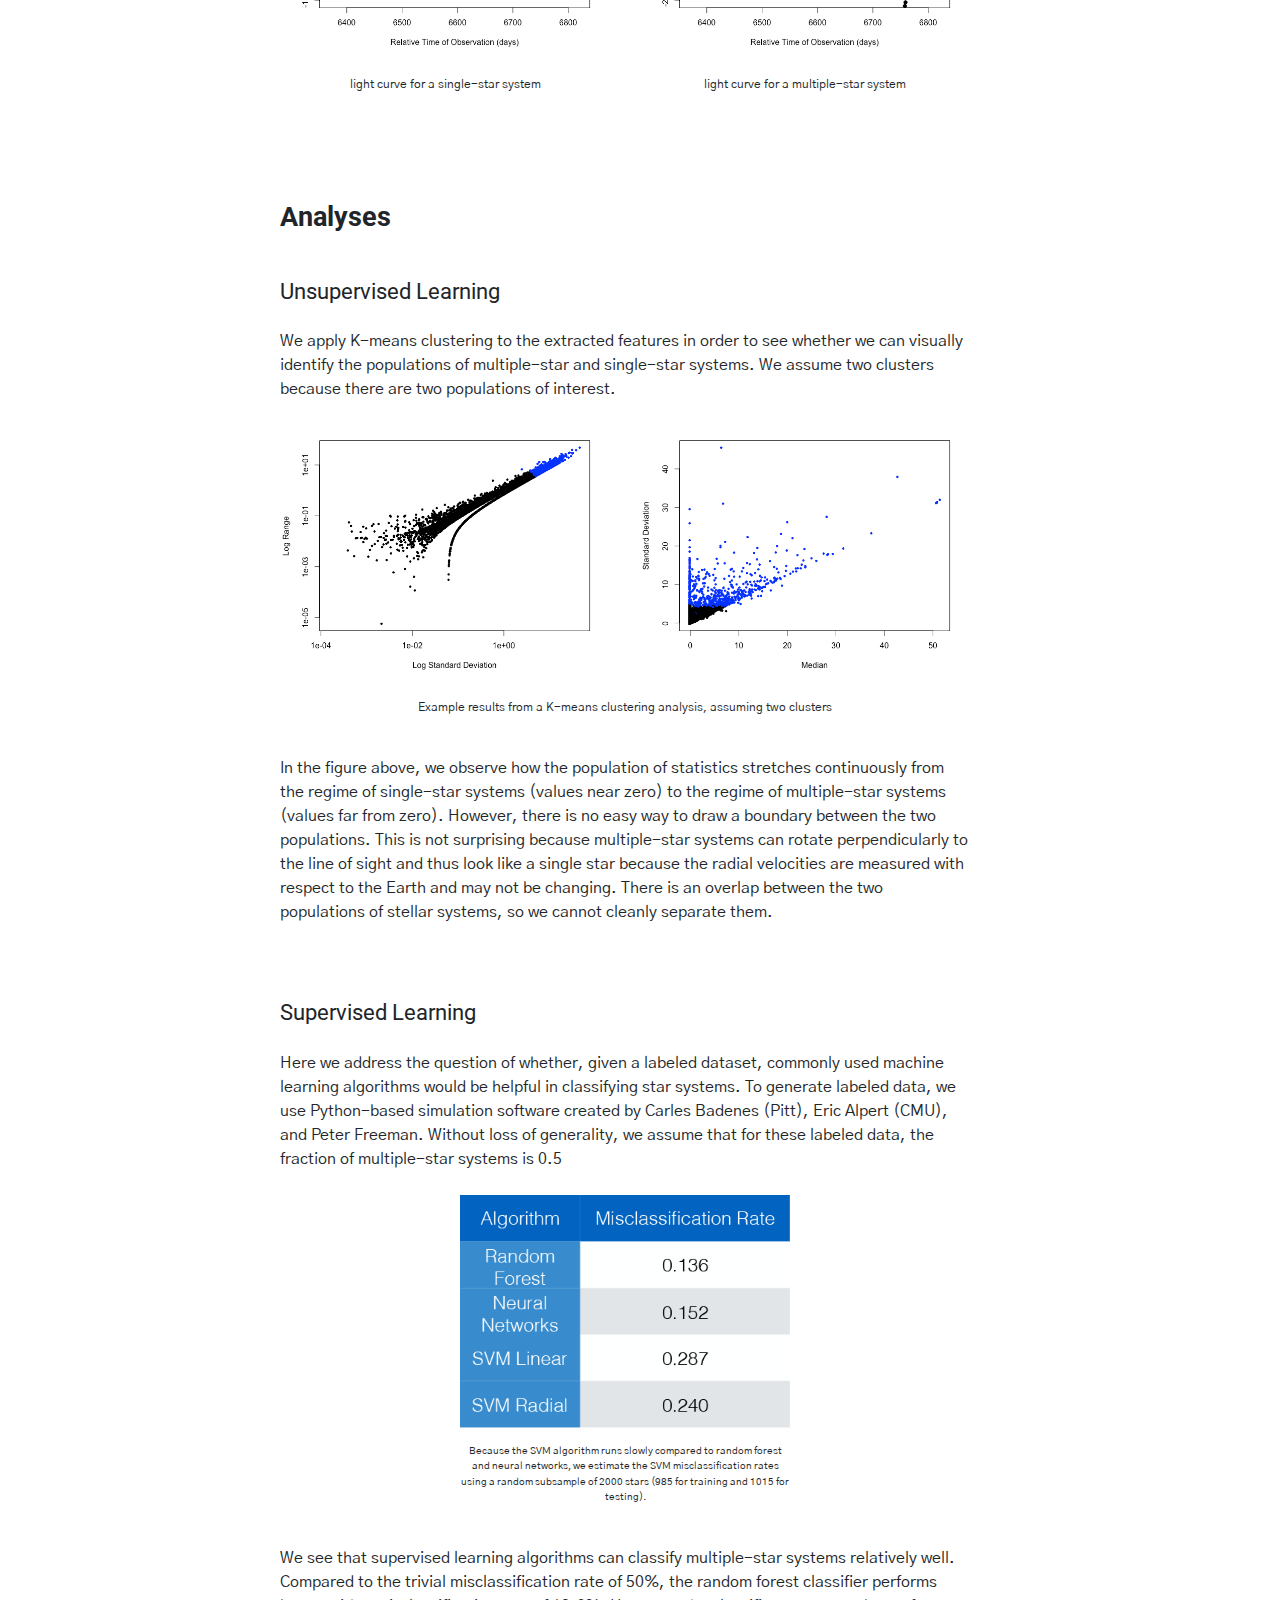
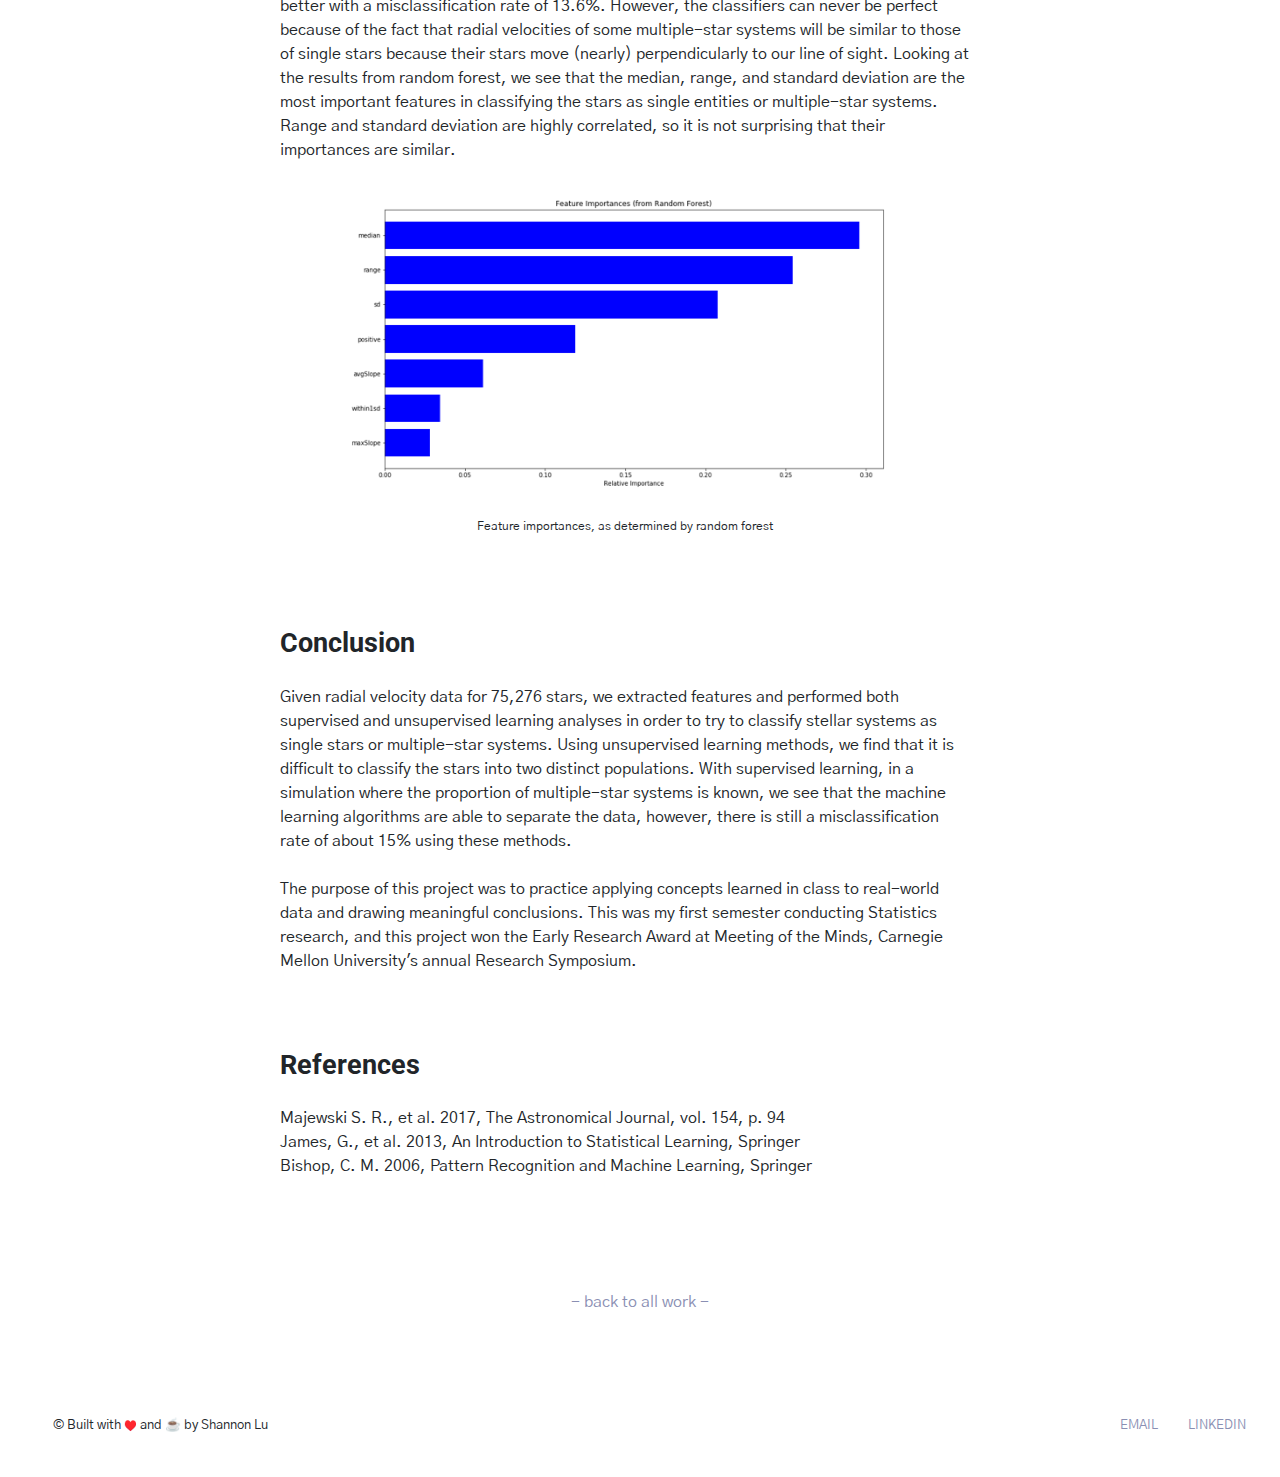
<file: projects/apogee.html>
<!doctype html>
<html lang="en">
  <head>
    <!-- Required meta tags -->
    <meta charset="utf-8">
    <meta name="viewport" content="width=device-width, initial-scale=1, shrink-to-fit=no">

    <!-- Bootstrap CSS -->
    <link rel="stylesheet" href="https://stackpath.bootstrapcdn.com/bootstrap/4.4.1/css/bootstrap.min.css" integrity="sha384-Vkoo8x4CGsO3+Hhxv8T/Q5PaXtkKtu6ug5TOeNV6gBiFeWPGFN9MuhOf23Q9Ifjh" crossorigin="anonymous">
    <link href="../css/style.css" rel="stylesheet">

    <link rel="icon" href="../img/logo.png">

    <title>Shannon Lu</title>
  </head>

  <body>
    <div class="container-fluid">
      <nav class="navbar navbar-light navbar-expand-md">
        <div class="navbar-header">
          <a class="navbar-brand" href="../index.html"><img src = "../img/logo.png" width = "45" height = "auto"></a>
          <!-- <a class="navbar-brand" href="index.html">shannon lu</a> -->
        </div>
        <button class="navbar-toggler ml-auto" type="button" data-toggle="collapse" data-target="#navbar-content" aria-controls="navbar-content" aria-expanded="false" aria-label="Toggle navigation">
          <span class="navbar-toggler-icon"></span>
        </button>

        <div class="collapse navbar-collapse" id="navbar-content">
          <ul class="navbar-nav ml-auto">
            <li class="nav-item">
              <a class="nav-link ml-auto active" href="../index.html">WORK</a>
            </li>
            <li class="nav-item">
              <a class="nav-link" href = "../resume_web.pdf" target="_blank">RESUME</a>
            </li>
            <li class="nav-item">
              <a class="nav-link" href="../about.html">ABOUT</a>
            </li>
          </ul>
        </div>
      </nav>
    </div>

    <div class="container-fluid">
      <div class="container">
      <br><br>
      <h1>APOGEE Radial Velocity Data Research </h1>
      
      <div class="row">
        <div class="col-lg-8">
          <p><i>
          An analysis of the proportion of multiple-star systems using APOGEE radial velocity data from the Sloan Digital Sky Survey, utilizing both supervised and unsupervised learning methods</i></p>
        </div>
      </div>

      <hr><br>


      <div class="row background-col">
        <div class="col-sm-3">
          <p>
            <b class="small-heading">RECOGNITION</b> <br>
            Early Research Award at Meeting of the Minds, Carnegie Mellon University’s annual Research Symposium <br><br>
            <b class="small-heading">LANGUANGE</b> <br>
            R <br><br>
            <b class="small-heading">TERM</b> <br>
            Spring 2018 <br><br>
            <b class="small-heading">MENTOR</b> <br>
            Professor Peter Freeman
          </p>
        </div>

        <div class="col-1">
        </div>

        <div class="col-lg-8">
          <p>
              <b class="smaller-heading">BACKGROUND</b><br>
              In the Milky Way galaxy, stars exist either in isolation or as part of a multiple-star system. The true proportion of stellar systems that contain multiple stars is unknown. However, the APOGEE data from the Sloan Digital Sky Survey provides information on radial velocities, or velocities relative to the Earth, for over 100,000 stars, which we can use to attempt to predict whether a given star exists on its own or as part of a system. The radial velocities are useful because they can indicate whether or not a star wobbles back and forth relative to the system’s overall center of mass, and typically the brightest star in a multiple-star system may be seen to wobble, whereas there is no wobble for a single star. 
            <br><br>
              <b class="smaller-heading">RESEARCH QUESTIONS</b><br>
              1) Using methods of unsupervised learning, can we identify the populations of single and multiple-star systems? <br>
              2) If someday we acquired data with known single and multiple-star systems, how well would machine learning algorithms perform in classifying the data?  

          </p>
        </div>
      </div>
      <br><hr><br>
 


      <div class="row container">
          <div class="col-2">
          </div>

          <div class="col-lg-8">
            <br>
            <p>
              <b class="big-heading">Exploring the Data</b>
              <br> 
              The Sloan Digital Sky Survey's APOGEE experiment (Majewski et al. 2017) has collected multiple instances of high-resolution spectra for over 100,000 stars in the Milky Way. Each spectrum contains Doppler-shifted atomic lines; the magnitude of the shifts are proportional to the star's radial velocity. The dataset for this project, from SDSS Data Release 13, contains light curves (radial velocities as a function of time) for 75,276 stars, with the number of observations per star ranging from 2 to 28. The range of values for the radial velocities is -155 to 147 km/s, with an expected radial velocity error of approximately 0.1 km/s.<br><br>

              The following features were extracted from each light curve after its values were adjusted so as to have zero mean:
              <div class="row">
                <div class="col-1"></div>
                <div class="col-lg-10">
                  <img src="../img/proj-imgs/apogee-1.png" draggable = "false" class="img-fluid">
                </div>
                <div class="col-1"></div>
              </div>

              <br><br>
              Examples of APOGEE light curves, depicted by plotting the radial velocity values over time:<br> 
              <div class="row">
                <div class="col-md-6">
                  <img src="../img/proj-imgs/apogee-3.png" draggable = "false" class="img-fluid">
                  <p class="text-center" style="font-size: 75%;"><br>light curve for a single-star system</p>
                </div>
                <div class="col-md-6">
                  <img src="../img/proj-imgs/apogee-4.png" draggable = "false" class="img-fluid">
                  <p class="text-center" style="font-size: 75%;"><br>light curve for a multiple-star system</p>
                </div>
              </div>
            </p>


            <br><br><br>

            <p>
              <b class="big-heading">Analyses</b>
              
              <div class="med-heading">Unsupervised Learning</div><br>
              We apply K-means clustering to the extracted features in order to see whether we can visually identify the populations of multiple-star and single-star systems. We assume two clusters because there are two populations of interest. 
              
              <div class="row">
                <div class="col-md-6">
                  <img src="../img/proj-imgs/apogee-5.png" draggable = "false" class="img-fluid">
                </div>
                <div class="col-md-6">
                  <img src="../img/proj-imgs/apogee-6.png" draggable = "false" class="img-fluid">
                </div>
              </div>

              <div class="row">
                <div class="col-1"></div>
                <div class="col-lg-10">
                  <p class="text-center" style="font-size: 75%;"><br>Example results from a K-means clustering analysis, assuming two clusters</p>
                </div>
                <div class="col-1"></div>
              </div>
              <br>
              In the figure above, we observe how the population of statistics stretches continuously from the regime of single-star systems (values near zero) to the regime of multiple-star systems (values far from zero). However, there is no easy way to draw a boundary between the two populations. This is not surprising because multiple-star systems can rotate perpendicularly to the line of sight and thus look like a single star because the radial velocities are measured with respect to the Earth and may not be changing. There is an overlap between the two populations of stellar systems, so we cannot cleanly separate them. 

              <br><br><br><br>
              <div class="med-heading">Supervised Learning</div> <br>
              Here we address the question of whether, given a labeled dataset, commonly used machine learning algorithms would be helpful in classifying star systems. To generate labeled data, we use Python-based simulation software created by Carles Badenes (Pitt), Eric Alpert (CMU), and Peter Freeman. Without loss of generality, we assume that for these labeled data, the fraction of multiple-star systems is 0.5
              <br><br>

              <div class="row">
                <div class="col-3"></div>
                <div class="col-md-6">
                  <img src="../img/proj-imgs/apogee-7.png" draggable = "false" class="img-fluid">
                  <p class="text-center" style="font-size: 65%;"><br>Because the SVM algorithm runs slowly compared to random forest and neural networks, we estimate the SVM misclassification rates using a random subsample of 2000 stars (985 for training and 1015 for testing).</p>

                </div>
                <div class="col-3"></div>
              </div>
              <br>
              We see that supervised learning algorithms can classify multiple-star systems relatively well. Compared to the trivial misclassification rate of 50%, the random forest classifier performs better with a misclassification rate of 13.6%. However, the classifiers can never be perfect because of the fact that radial velocities of some multiple-star systems will be similar to those of single stars because their stars move (nearly) perpendicularly to our line of sight. 

              Looking at the results from random forest, we see that the median, range, and standard deviation are the most important features in classifying the stars as single entities or multiple-star systems. Range and standard deviation are highly correlated, so it is not surprising that their importances are similar.

              <br><br> 
              <div class="row">
                <div class="col-1"></div>
                <div class="col-lg-10">
                  <img src="../img/proj-imgs/apogee-8.png" draggable = "false" class="img-fluid">
                  <p class="text-center" style="font-size: 75%;"><br>Feature importances, as determined by random forest</p>
                </div>
                <div class="col-1"></div>
              </div>

              <br><br><br>
              <b class="big-heading">Conclusion</b><br>
              Given radial velocity data for 75,276 stars, we extracted features and performed both supervised and unsupervised learning analyses in order to try to classify stellar systems as single stars or multiple-star systems. Using unsupervised learning methods, we find that it is difficult to classify the stars into two distinct populations. With supervised learning, in a simulation where the proportion of multiple-star systems is known, we see that the machine learning algorithms are able to separate the data, however, there is still a misclassification rate of about 15% using these methods. 
              <br><br>
              The purpose of this project was to practice applying concepts learned in class to real-world data and drawing meaningful conclusions. This was my first semester conducting Statistics research, and this project won the Early Research Award at Meeting of the Minds, Carnegie Mellon University's annual Research Symposium.

              <br><br><br><br>
              <b class="big-heading">References</b><br>
              Majewski S. R., et al. 2017, The Astronomical Journal, vol. 154, p. 94<br>
              James, G., et al. 2013, An Introduction to Statistical Learning, Springer<br>
              Bishop, C. M. 2006, Pattern Recognition and Machine Learning, Springer<br>

            </p>
          </div>

          <div class="col-2">
          </div>
      </div>
    </div>
    </div>
    <br><br><br><br>

    <div class="row text-center">
      <div class="col-md-4"></div>
      <div class="col-md-4 back-to-work">
          <a href="../index.html#work">- back to all work -</a>
      </div>
      <div class="col-md-4"></div>
    </div>

    <footer>
      <div class="container-fluid">
        <div class="row">
          <div class="col-sm-3 text-center">
            <p>&copy Built with <span style="font-size: 80%; display: inline;">♥️</span> and ☕ by Shannon Lu</p>
          </div>

          <div class="col-sm-7"></div>

          <div class="col-sm-1 text-right">
            <a href="mailto:shannon.lu358@gmail.com">EMAIL</a>
          </div>
          <div class="col-sm-1">
            <a href="http://www.linkedin.com/in/shannon-lu/" target="_blank">LINKEDIN</a>
          </div>
        </div>
      </div>
    </footer>

    </div>


    <!-- Optional JavaScript -->
    <!-- jQuery first, then Popper.js, then Bootstrap JS -->
    <script src="https://code.jquery.com/jquery-3.4.1.slim.min.js" integrity="sha384-J6qa4849blE2+poT4WnyKhv5vZF5SrPo0iEjwBvKU7imGFAV0wwj1yYfoRSJoZ+n" crossorigin="anonymous"></script>
    <script src="https://cdn.jsdelivr.net/npm/popper.js@1.16.0/dist/umd/popper.min.js" integrity="sha384-Q6E9RHvbIyZFJoft+2mJbHaEWldlvI9IOYy5n3zV9zzTtmI3UksdQRVvoxMfooAo" crossorigin="anonymous"></script>
    <script src="https://stackpath.bootstrapcdn.com/bootstrap/4.4.1/js/bootstrap.min.js" integrity="sha384-wfSDF2E50Y2D1uUdj0O3uMBJnjuUD4Ih7YwaYd1iqfktj0Uod8GCExl3Og8ifwB6" crossorigin="anonymous"></script>
  </body>
</html>
</file>
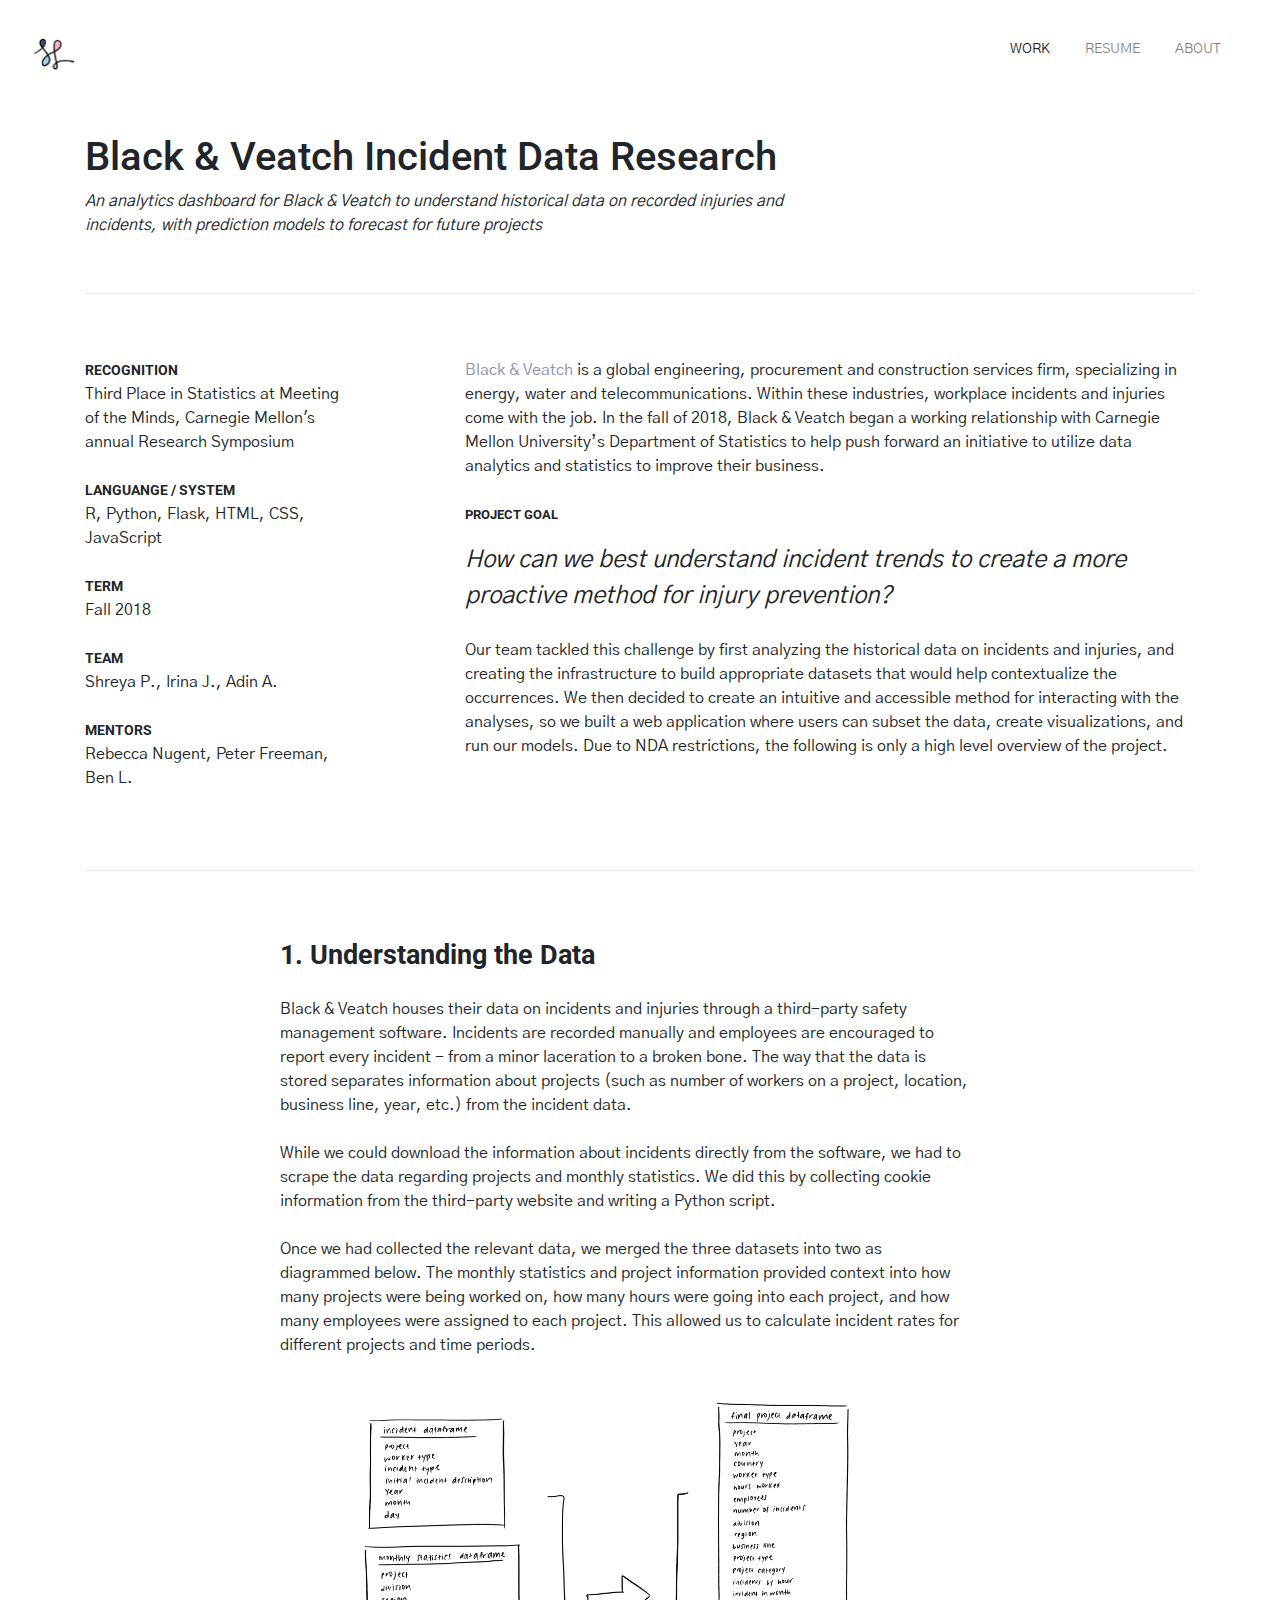
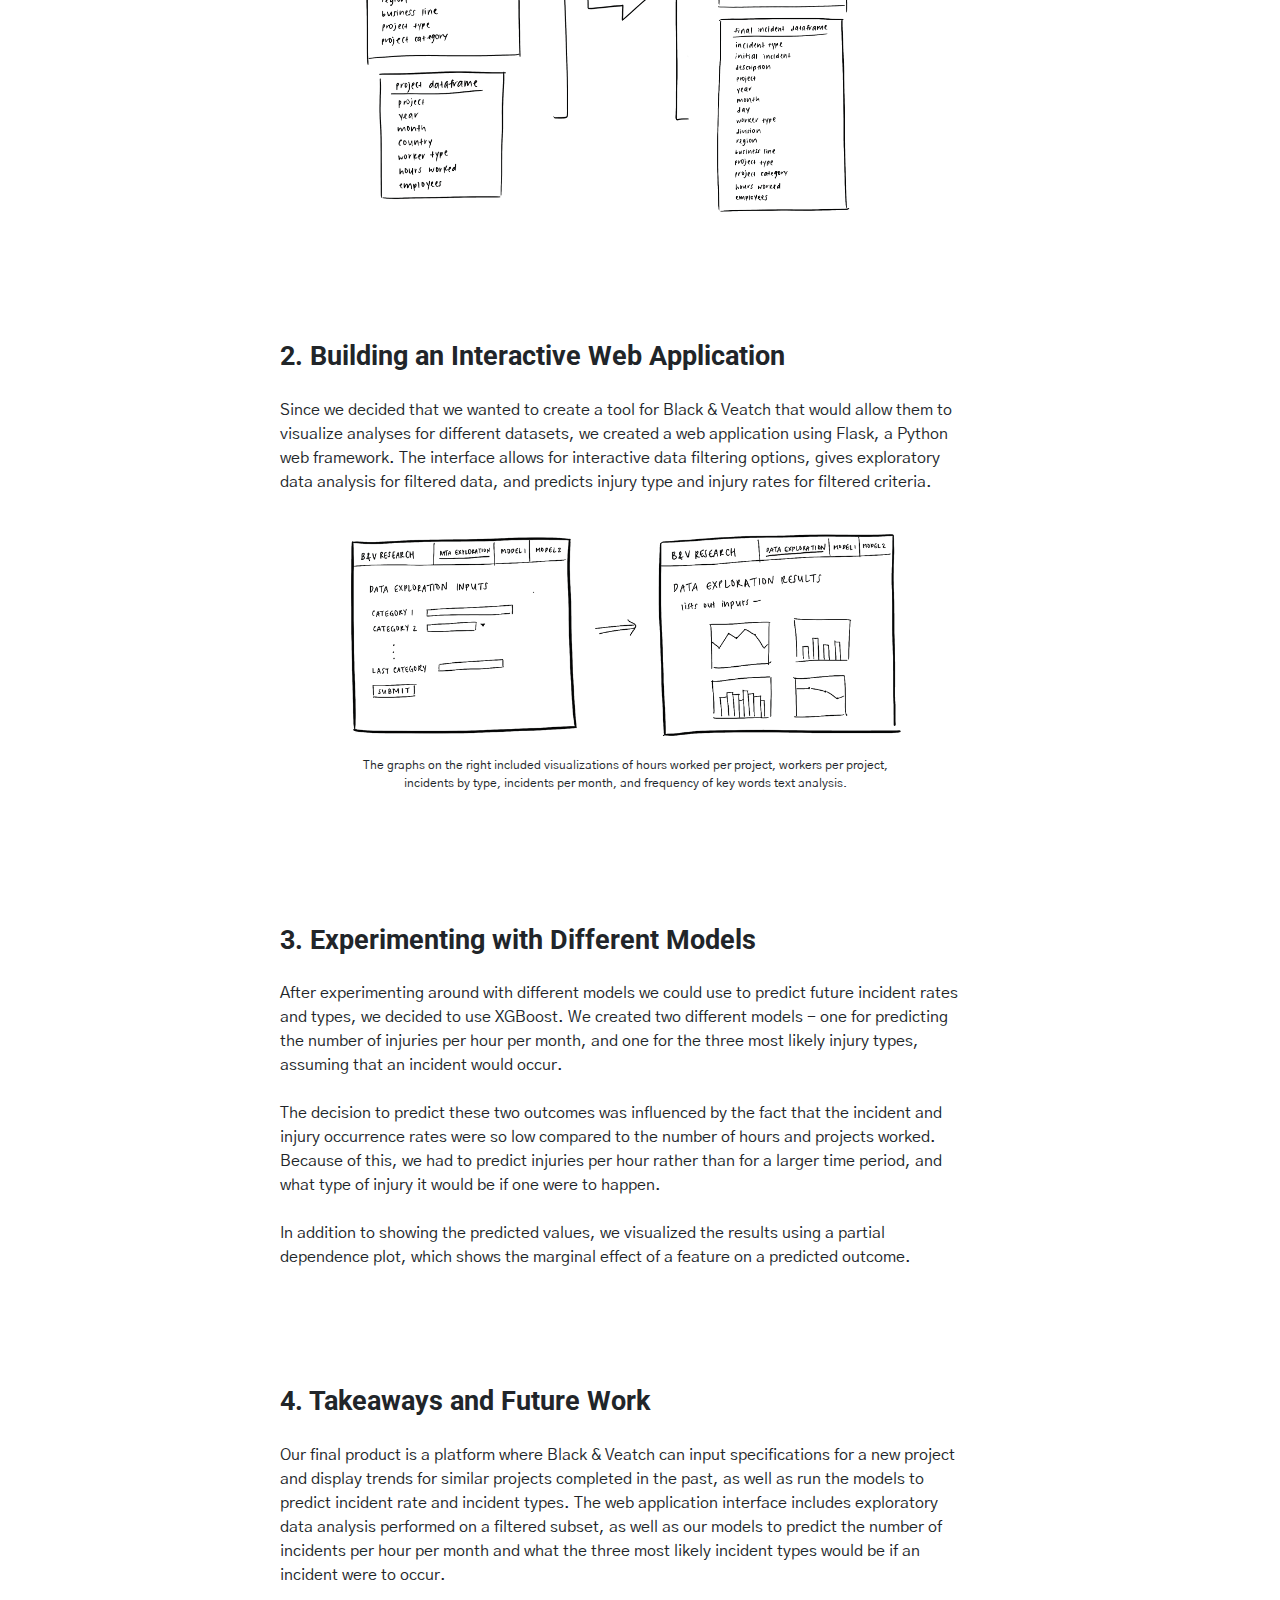
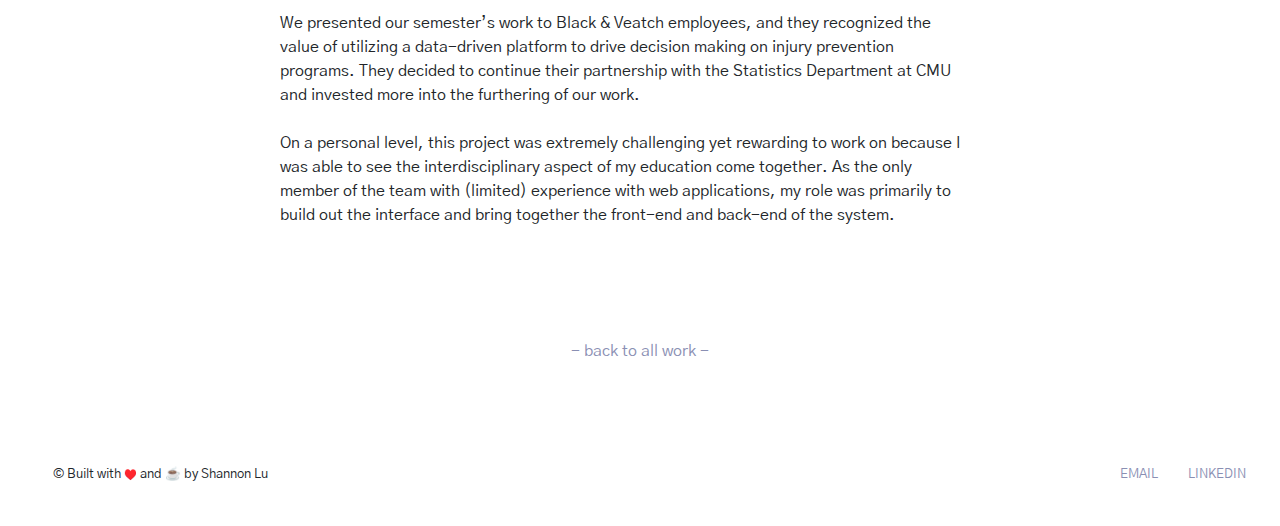
<file: projects/bv.html>
<!doctype html>
<html lang="en">
  <head>
    <!-- Required meta tags -->
    <meta charset="utf-8">
    <meta name="viewport" content="width=device-width, initial-scale=1, shrink-to-fit=no">

    <!-- Bootstrap CSS -->
    <link rel="stylesheet" href="https://stackpath.bootstrapcdn.com/bootstrap/4.4.1/css/bootstrap.min.css" integrity="sha384-Vkoo8x4CGsO3+Hhxv8T/Q5PaXtkKtu6ug5TOeNV6gBiFeWPGFN9MuhOf23Q9Ifjh" crossorigin="anonymous">
    <link href="../css/style.css" rel="stylesheet">

    <link rel="icon" href="../img/logo.png">

    <title>Shannon Lu</title>
  </head>

  <body>
    <div class="container-fluid">
      <nav class="navbar navbar-light navbar-expand-md">
        <div class="navbar-header">
          <a class="navbar-brand" href="../index.html"><img src = "../img/logo.png" width = "45" height = "auto"></a>
          <!-- <a class="navbar-brand" href="index.html">shannon lu</a> -->
        </div>
        <button class="navbar-toggler ml-auto" type="button" data-toggle="collapse" data-target="#navbar-content" aria-controls="navbar-content" aria-expanded="false" aria-label="Toggle navigation">
          <span class="navbar-toggler-icon"></span>
        </button>

        <div class="collapse navbar-collapse" id="navbar-content">
          <ul class="navbar-nav ml-auto">
            <li class="nav-item">
              <a class="nav-link ml-auto active" href="../index.html">WORK</a>
            </li>
            <li class="nav-item">
              <a class="nav-link" href = "../resume_web.pdf" target="_blank">RESUME</a>
            </li>
            <li class="nav-item">
              <a class="nav-link" href="../about.html">ABOUT</a>
            </li>
          </ul>
        </div>
      </nav>
    </div>

    <div class="container-fluid">
      <div class="container">
      <br><br>
      <h1>Black & Veatch Incident Data Research </h1>
      
      <div class="row">
        <div class="col-lg-8">
          <p><i>
          An analytics dashboard for Black & Veatch to understand historical data on recorded injuries and incidents, with prediction models to forecast for future projects</i></p>
        </div>
      </div>

      <br><hr><br><br>


      <div class="row background-col">
        <div class="col-sm-3">
          <p>
            <b class="small-heading">RECOGNITION</b> <br>
            Third Place in Statistics at Meeting of the Minds, Carnegie Mellon's annual Research Symposium <br><br>
            <b class="small-heading">LANGUANGE / SYSTEM</b> <br>
            R, Python, Flask, HTML, CSS, JavaScript <br><br>
            <b class="small-heading">TERM</b> <br>
            Fall 2018 <br><br>
            <b class="small-heading">TEAM</b> <br> 
            Shreya P., Irina J., Adin A.<br><br>
            <b class="small-heading">MENTORS</b> <br> 
            Rebecca Nugent, Peter Freeman, Ben L.
          </p>
        </div>

        <div class="col-1">
        </div>

        <div class="col-lg-8">
          <p>
              <!-- <b class="small-heading">Introduction </b><br> -->
              <a href="https://www.bv.com/" target="_blank">Black & Veatch</a> is a global engineering, procurement and construction services firm, specializing in energy, water and telecommunications. Within these industries, workplace incidents and injuries come with the job. In the fall of 2018, Black & Veatch began a working relationship with Carnegie Mellon University’s Department of Statistics to help push forward an initiative to utilize data analytics and statistics to improve their business.
              <!-- This project served as a proof-of-concept for a larger investment in this partnership.  -->
            <br><br>
              <b class="smaller-heading">PROJECT GOAL</b><br>
              <!-- How can we best understand incident trends to help create a more proactive method for injury prevention and minimize the consequences of injuries that occur during their projects?  -->
              <div class="emphasis">How can we best understand incident trends to create a more proactive method for injury prevention?</div>

            <br>
              <!-- <b class="small-heading">Project Overview</b><br> -->
              Our team tackled this challenge by first analyzing the historical data on incidents and injuries, and creating the infrastructure to build appropriate datasets that would help contextualize the occurrences. We then decided to create an intuitive and accessible method for interacting with the analyses, so we built a web application where users can subset the data, create visualizations, and run our models. Due to NDA restrictions, the following is only a high level overview of the project. 

          </p>
        </div>
      </div><br>
      <br><hr><br><br>
 


      <div class="row container">
          <div class="col-2">
          </div>

          <div class="col-lg-8">
            <p>
              <b class="big-heading">1. Understanding the Data</b>
              <br> 
             Black & Veatch houses their data on incidents and injuries through a third-party safety management software. Incidents are recorded manually and employees are encouraged to report every incident - from a minor laceration to a broken bone. The way that the data is stored separates information about projects (such as number of workers on a project, location, business line, year, etc.) from the incident data. 
             <br><br>

             While we could download the information about incidents directly from the software, we had to scrape the data regarding projects and monthly statistics. We did this by collecting cookie information from the third-party website and writing a Python script. 

             <br><br>
             Once we had collected the relevant data, we merged the three datasets into two as diagrammed below. The monthly statistics and project information provided context into how many projects were being worked on, how many hours were going into each project, and how many employees were assigned to each project. This allowed us to calculate incident rates for different projects and time periods.

             <br><br>
             <div class="row">
                <div class="col-1"></div>
                <div class="col-lg-10">
                  <img src="../img/proj-imgs/bv-1.png" draggable = "false" class="img-fluid">
                </div>
                <div class="col-1"></div>
              </div>
            </p>

            <br><br><br><br>
            <p>
              <b class="big-heading">2. Building an Interactive Web Application</b>
              <br> 
              Since we decided that we wanted to create a tool for Black & Veatch that would allow them to visualize analyses for different datasets, we created a web application using Flask, a Python web framework. The interface allows for interactive data filtering options, gives exploratory data analysis for filtered data, and predicts injury type and injury rates for filtered criteria. 
             <br><br>

              <div class="row">
                <div class="col-1"></div>
                <div class="col-lg-10">
                  <img src="../img/proj-imgs/bv-2.png" draggable = "false" class="img-fluid">
                  <p class="text-center" style="font-size: 75%;"><br>The graphs on the right included visualizations of hours worked per project, workers per project, incidents by type, incidents per month, and frequency of key words text analysis. </p>
                </div>
                <div class="col-1"></div>
              </div>
            </p>

            <br><br><br><br>
            <p>
              <b class="big-heading">3. Experimenting with Different Models</b>
              <br> 
              After experimenting around with different models we could use to predict future incident rates and types, we decided to use XGBoost. We created two different models - one for predicting the number of injuries per hour per month, and one for the three most likely injury types, assuming that an incident would occur. 
             <br><br>

              The decision to predict these two outcomes was influenced by the fact that the incident and injury occurrence rates were so low compared to the number of hours and projects worked. Because of this, we had to predict injuries per hour rather than for a larger time period, and what type of injury it would be if one were to happen. 
              <br><br>
              In addition to showing the predicted values, we visualized the results using a partial dependence plot, which shows the marginal effect of a feature on a predicted outcome.  
            </p>

            <br><br><br><br>

            <p>
              <b class="big-heading">4. Takeaways and Future Work </b>
              <br> 
              Our final product is a platform where Black & Veatch can input specifications for a new project and display trends for similar projects completed in the past, as well as run the models to predict incident rate and incident types. The web application interface includes exploratory data analysis performed on a filtered subset, as well as our models to predict the number of incidents per hour per month and what the three most likely incident types would be if an incident were to occur.              
              <br><br>
              We presented our semester’s work to Black & Veatch employees, and they recognized the value of utilizing a data-driven platform to drive decision making on injury prevention programs. They decided to continue their partnership with the Statistics Department at CMU and invested more into the furthering of our work. 

              <br><br>
              On a personal level, this project was extremely challenging yet rewarding to work on because I was able to see the interdisciplinary aspect of my education come together. As the only member of the team with (limited) experience with web applications, my role was primarily to build out the interface and bring together the front-end and back-end of the system.
            </p>

          </div>

          <div class="col-2">
          </div>
      </div>
    </div>
    </div>
    <br><br><br><br>

    <div class="row text-center">
      <div class="col-md-4"></div>
      <div class="col-md-4 back-to-work">
          <a href="../index.html#work">- back to all work -</a>
      </div>
      <div class="col-md-4"></div>
    </div>

    <footer>
      <div class="container-fluid">
        <div class="row">
          <div class="col-sm-3 text-center">
            <p>&copy Built with <span style="font-size: 80%; display: inline;">♥️</span> and ☕ by Shannon Lu</p>
          </div>

          <div class="col-sm-7"></div>

          <div class="col-sm-1 text-right">
            <a href="mailto:shannon.lu358@gmail.com">EMAIL</a>
          </div>
          <div class="col-sm-1">
            <a href="http://www.linkedin.com/in/shannon-lu/" target="_blank">LINKEDIN</a>
          </div>
        </div>
      </div>
    </footer>

    </div>


    <!-- Optional JavaScript -->
    <!-- jQuery first, then Popper.js, then Bootstrap JS -->
    <script src="https://code.jquery.com/jquery-3.4.1.slim.min.js" integrity="sha384-J6qa4849blE2+poT4WnyKhv5vZF5SrPo0iEjwBvKU7imGFAV0wwj1yYfoRSJoZ+n" crossorigin="anonymous"></script>
    <script src="https://cdn.jsdelivr.net/npm/popper.js@1.16.0/dist/umd/popper.min.js" integrity="sha384-Q6E9RHvbIyZFJoft+2mJbHaEWldlvI9IOYy5n3zV9zzTtmI3UksdQRVvoxMfooAo" crossorigin="anonymous"></script>
    <script src="https://stackpath.bootstrapcdn.com/bootstrap/4.4.1/js/bootstrap.min.js" integrity="sha384-wfSDF2E50Y2D1uUdj0O3uMBJnjuUD4Ih7YwaYd1iqfktj0Uod8GCExl3Og8ifwB6" crossorigin="anonymous"></script>
  </body>
</html>
</file>
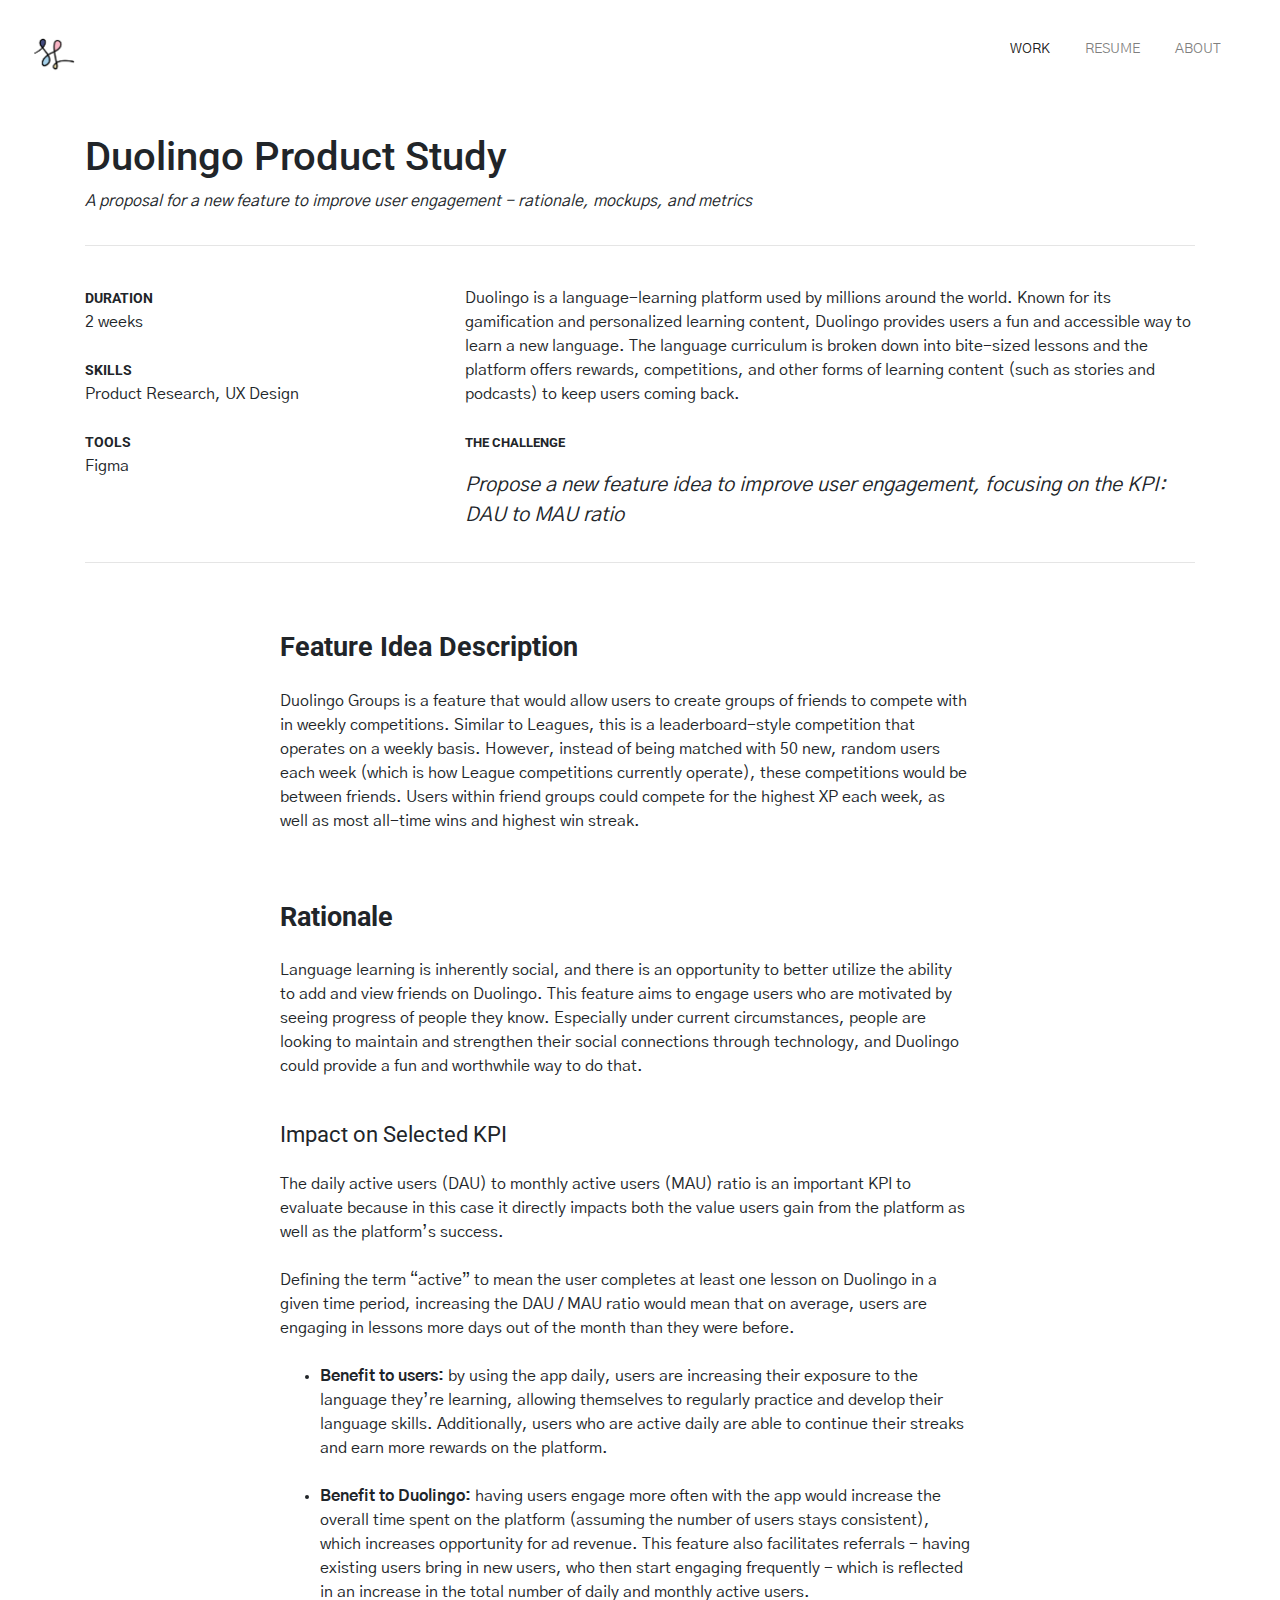
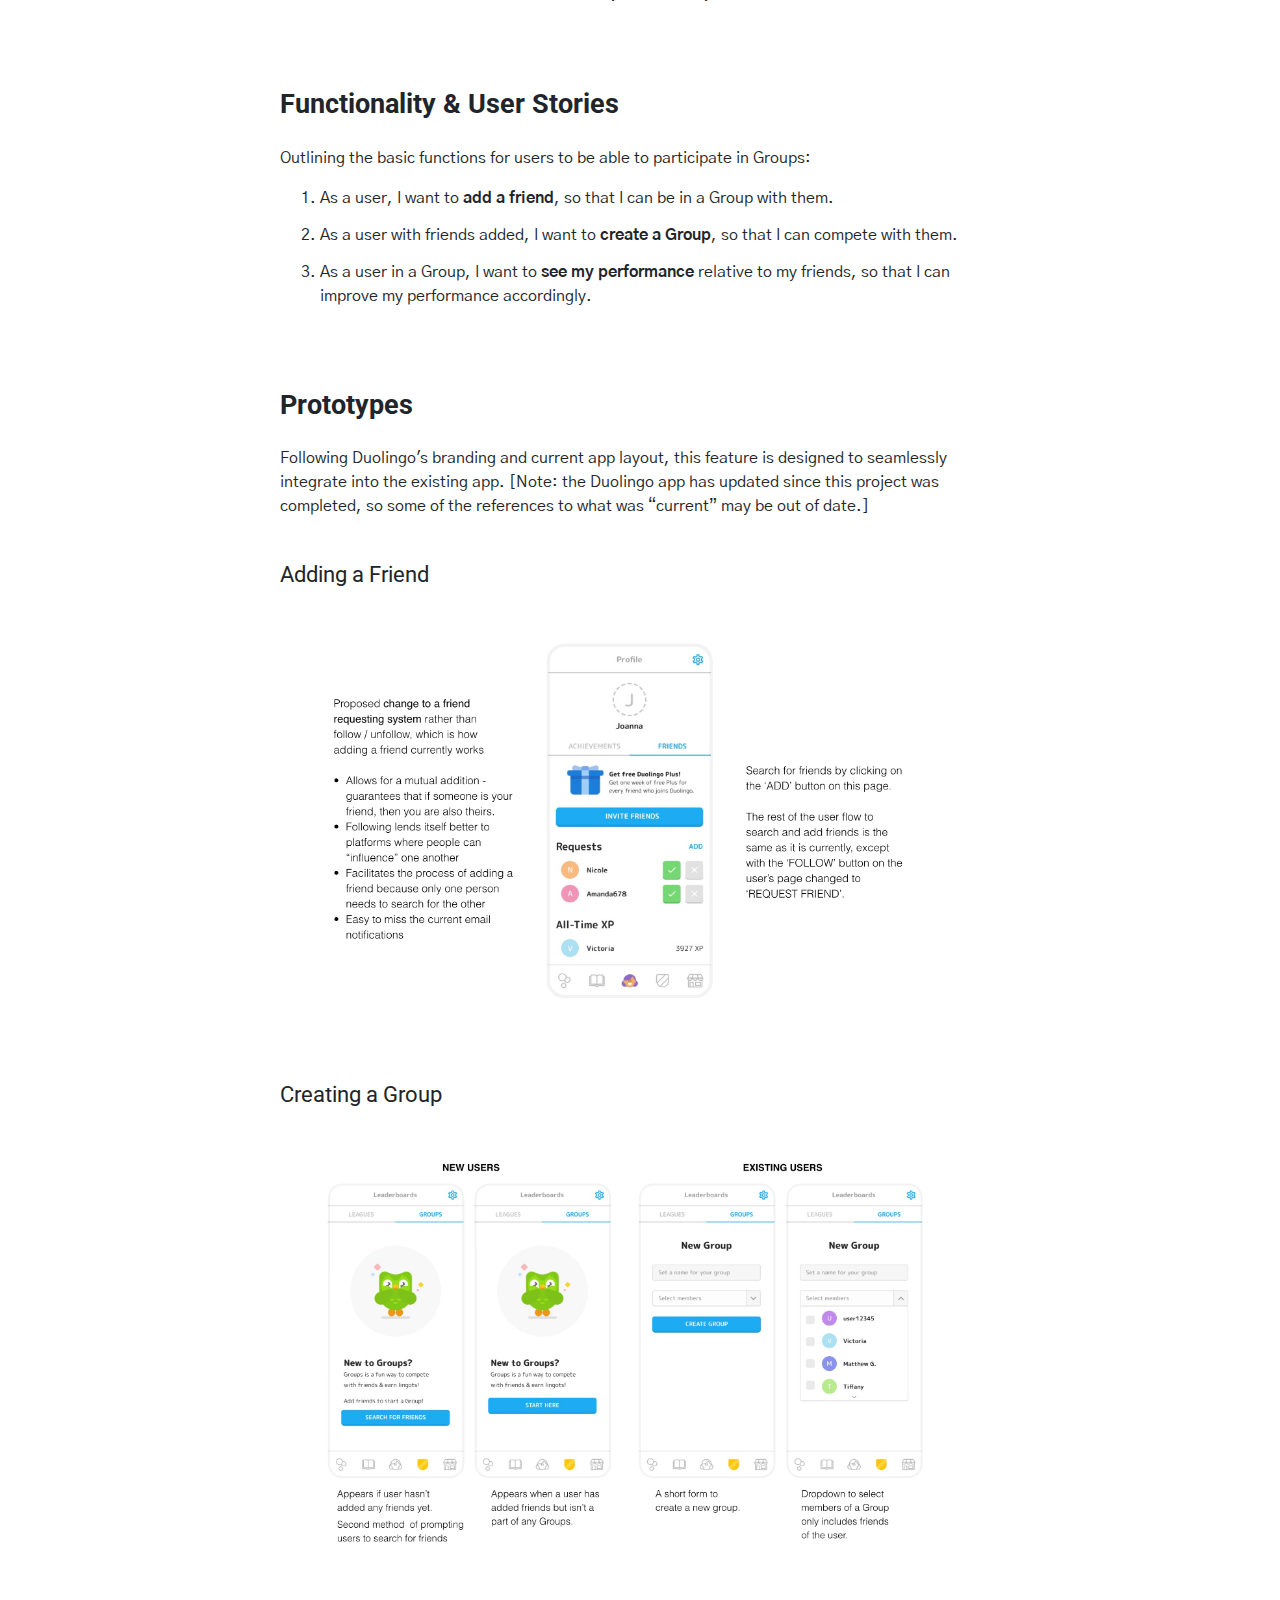
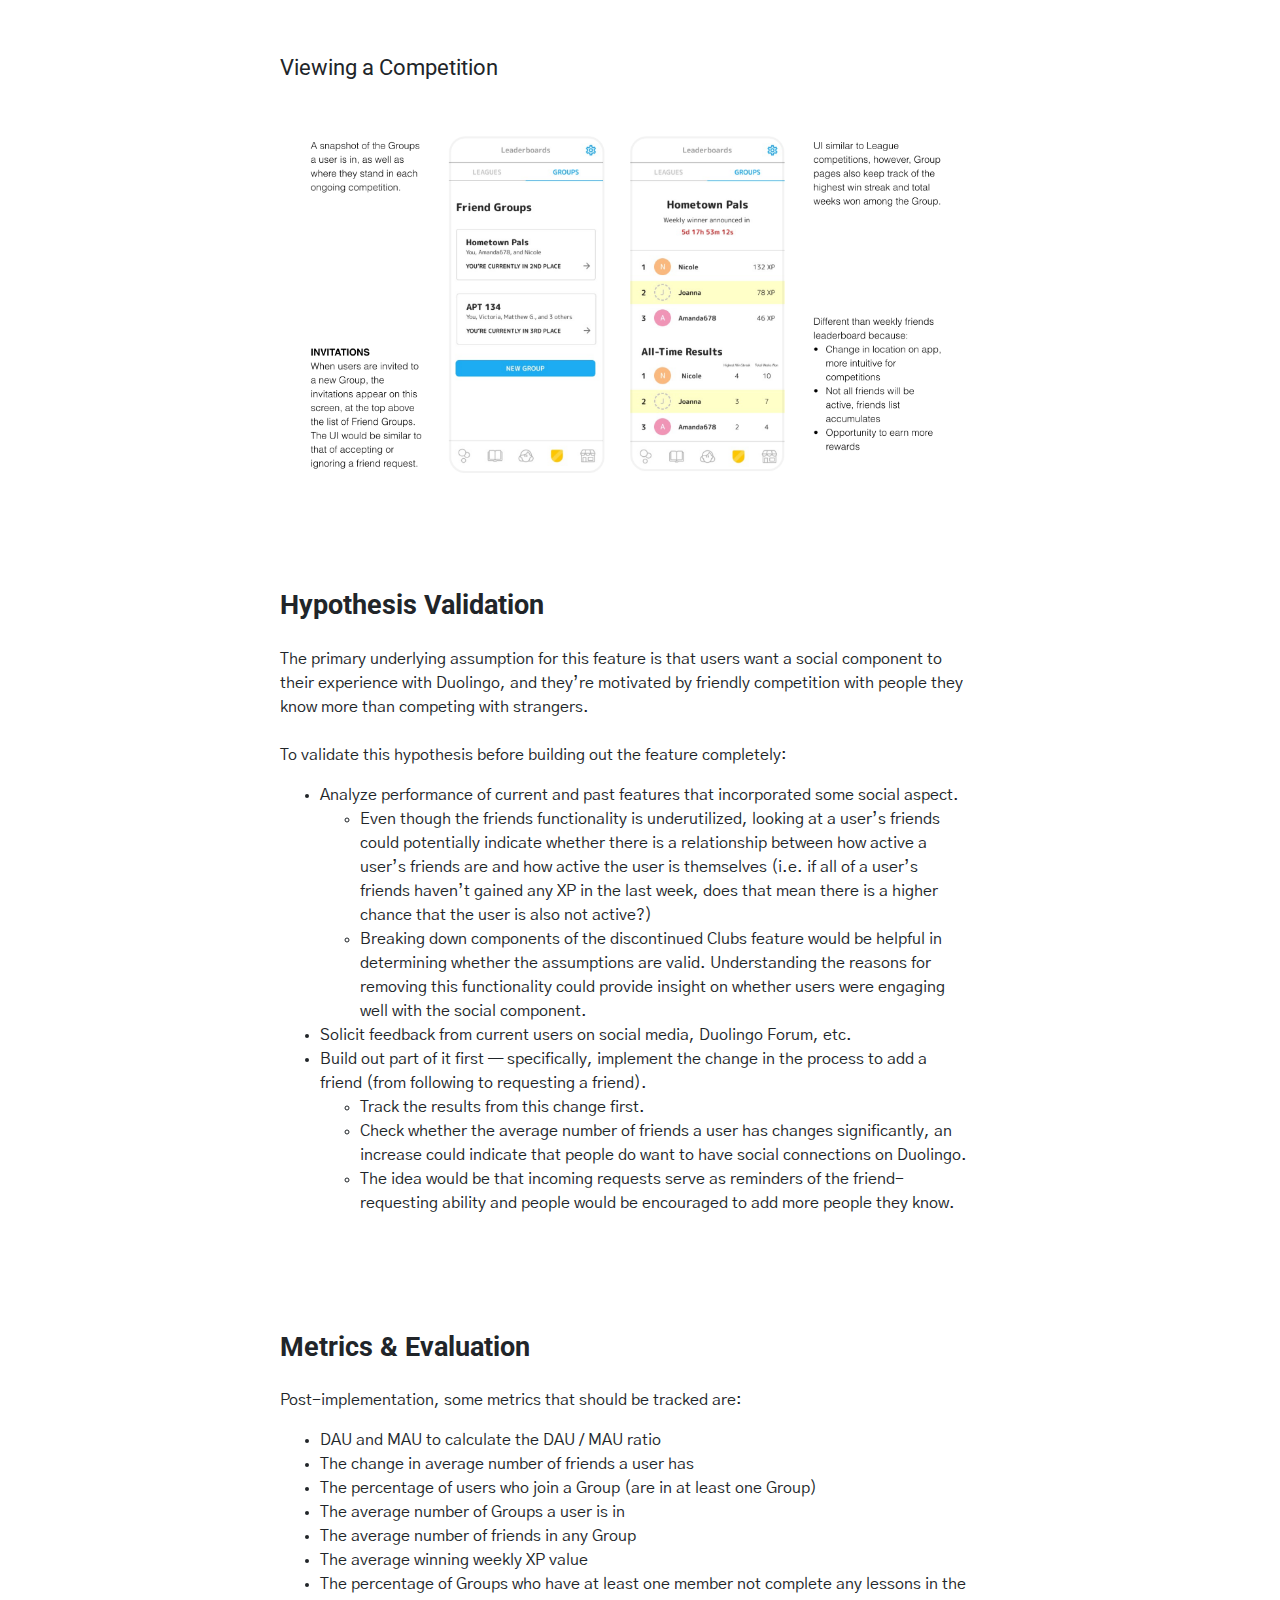
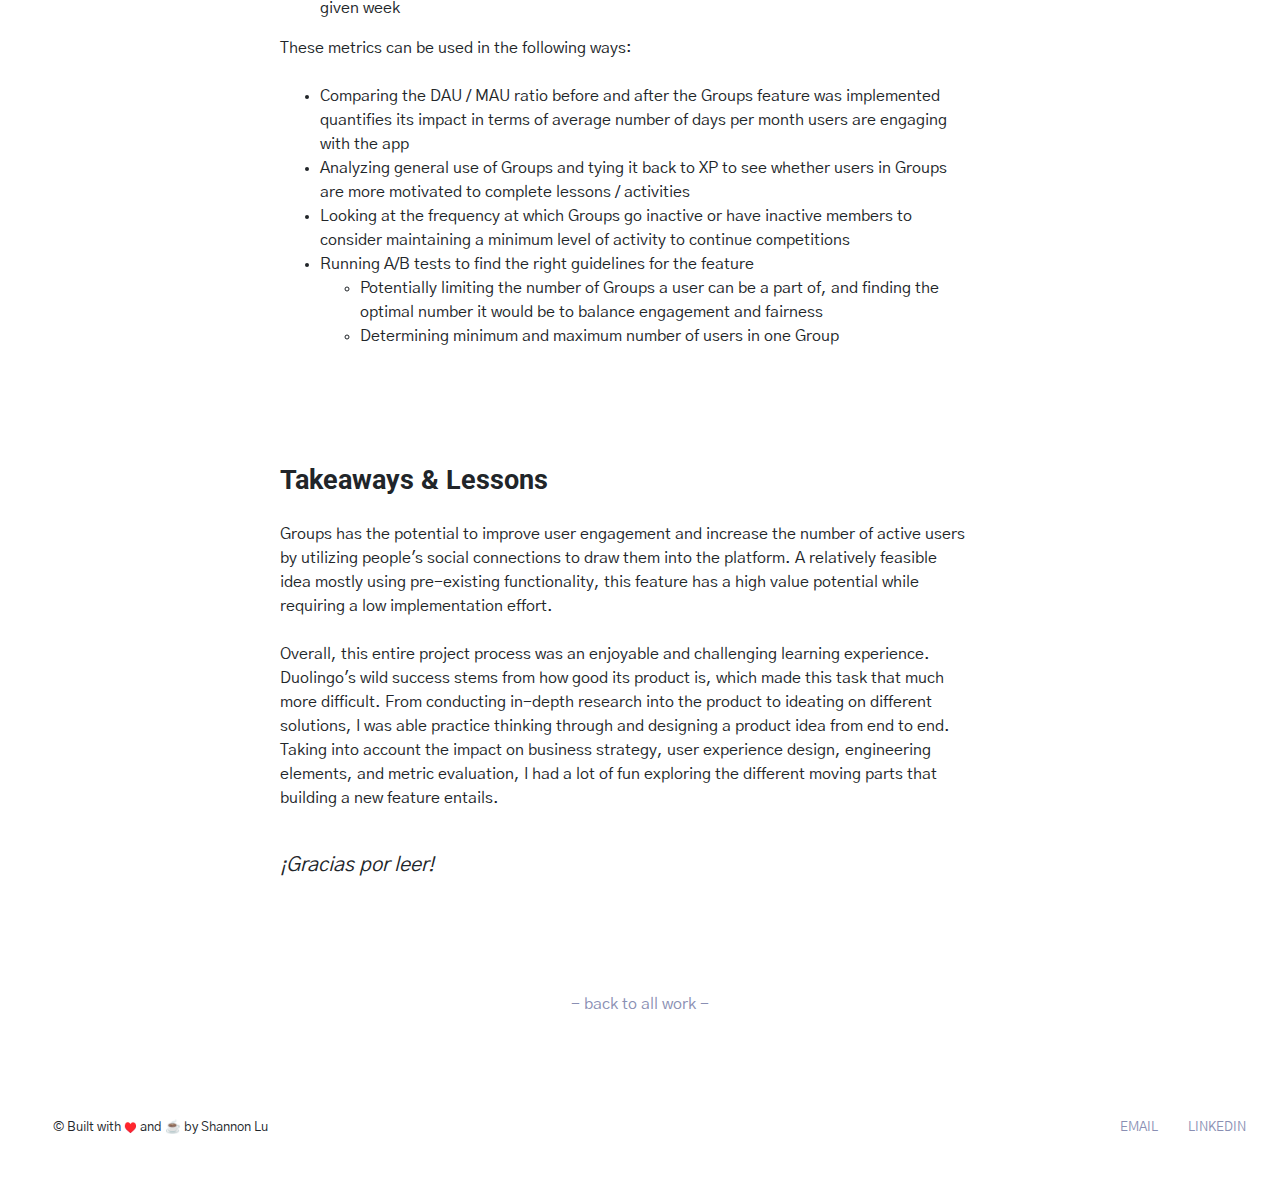
<file: projects/duolingo.html>
<!doctype html>
<html lang="en">
  <head>
    <!-- Required meta tags -->
    <meta charset="utf-8">
    <meta name="viewport" content="width=device-width, initial-scale=1, shrink-to-fit=no">

    <!-- Bootstrap CSS -->
    <link rel="stylesheet" href="https://stackpath.bootstrapcdn.com/bootstrap/4.4.1/css/bootstrap.min.css" integrity="sha384-Vkoo8x4CGsO3+Hhxv8T/Q5PaXtkKtu6ug5TOeNV6gBiFeWPGFN9MuhOf23Q9Ifjh" crossorigin="anonymous">
    <link href="../css/style.css" rel="stylesheet">

    <link rel="icon" href="../img/logo.png">

    <title>Shannon Lu</title>
  </head>

  <body>
    <div class="container-fluid">
      <nav class="navbar navbar-light navbar-expand-md">
        <div class="navbar-header">
          <a class="navbar-brand" href="../index.html"><img src = "../img/logo.png" width = "45" height = "auto"></a>
          <!-- <a class="navbar-brand" href="index.html">shannon lu</a> -->
        </div>
        <button class="navbar-toggler ml-auto" type="button" data-toggle="collapse" data-target="#navbar-content" aria-controls="navbar-content" aria-expanded="false" aria-label="Toggle navigation">
          <span class="navbar-toggler-icon"></span>
        </button>

        <div class="collapse navbar-collapse" id="navbar-content">
          <ul class="navbar-nav ml-auto">
            <li class="nav-item">
              <a class="nav-link ml-auto active" href="../index.html">WORK</a>
            </li>
            <li class="nav-item">
              <a class="nav-link" href = "../resume_web.pdf" target="_blank">RESUME</a>
            </li>
            <li class="nav-item">
              <a class="nav-link" href="../about.html">ABOUT</a>
            </li>
          </ul>
        </div>
      </nav>
    </div>

    <div class="container-fluid">
      <div class="container">
      <br><br>
      <h1>Duolingo Product Study</h1>
      
      <div class="row">
        <div class="col-lg-8">
          <p><i>
          A proposal for a new feature to improve user engagement - rationale, mockups, and metrics</i></p>
        </div>
      </div>

      <hr><br>


      <div class="row background-col">
        <div class="col-sm-3">
          <p>
<!--             <b class="small-heading">TERM</b> <br>
            Spring 2020<br><br> -->
            <b class="small-heading">DURATION</b> <br>
            2 weeks <br><br>
            <b class="small-heading">SKILLS</b> <br>
            Product Research, UX Design<br><br>
            <b class="small-heading">TOOLS</b> <br> 
            Figma<br><br>
          </p>
        </div>

        <div class="col-1">
        </div>

        <div class="col-lg-8">
          <p>
              <!-- <b class="small-heading">Introduction </b><br> -->
              Duolingo is a language-learning platform used by millions around the world. Known for its gamification and personalized learning content, Duolingo provides users a fun and accessible way to learn a new language. The language curriculum is broken down into bite-sized lessons and the platform offers rewards, competitions, and other forms of learning content (such as stories and podcasts) to keep users coming back.



            <br><br>
              <b class="smaller-heading">THE CHALLENGE</b><br>
              <div class="emphasis-smaller">Propose a new feature idea to improve user engagement, focusing on the KPI: DAU to MAU ratio</div>

          </p>
        </div>
      </div>
      <hr><br>
 


      <div class="row container">
          <div class="col-2">
          </div>

          <div class="col-lg-8">
            <br>
            <p>
              <b class="big-heading">Feature Idea Description</b>
              <br> 
              Duolingo Groups is a feature that would allow users to create groups of friends to compete with in weekly competitions. Similar to Leagues, this is a leaderboard-style competition that operates on a weekly basis. However, instead of being matched with 50 new, random users each week (which is how League competitions currently operate), these competitions would be between friends. Users within friend groups could compete for the highest XP each week, as well as most all-time wins and highest win streak.
             <br><br><br>
            </p>

            <p>
              <b class="big-heading">Rationale</b>
              <br> 
              Language learning is inherently social, and there is an opportunity to better utilize the ability to add and view friends on Duolingo. This feature aims to engage users who are motivated by seeing progress of people they know. Especially under current circumstances, people are looking to maintain and strengthen their social connections through technology, and Duolingo could provide a fun and worthwhile way to do that.
             <br><br>

              <div class="med-heading">Impact on Selected KPI</div>
              <br>
              The daily active users (DAU) to monthly active users (MAU) ratio is an important KPI to evaluate because in this case it directly impacts both the value users gain from the platform as well as the platform’s success.<br><br>

              Defining the term “active” to mean the user completes at least one lesson on Duolingo in a given time period, increasing the DAU / MAU ratio would mean that on average, users are engaging in lessons more days out of the month than they were before.<br><br>
              <ul>
                <li>
                  <b>Benefit to users:</b> by using the app daily, users are increasing their exposure to the language they’re learning, allowing themselves to regularly practice and develop their language skills. Additionally, users who are active daily are able to continue their streaks and earn more rewards on the platform. 
                </li><br>
                <li>
                  <b>Benefit to Duolingo:</b> having users engage more often with the app would increase the overall time spent on the platform (assuming the number of users stays consistent), which increases opportunity for ad revenue. This feature also facilitates referrals - having existing users bring in new users, who then start engaging frequently - which is reflected in an increase in the total number of daily and monthly active users.
                </li> 
              </ul>
              <br><br>
            </p>

            <p>
              <b class="big-heading">Functionality & User Stories</b><br>
              Outlining the basic functions for users to be able to participate in Groups:
              <ol>
              <li>As a user, I want to <b>add a friend</b>, so that I can be
              in a Group with them.</li>
              <li>As a user with friends added, I want to <b>create a
              Group</b>, so that I can compete with them.</li>
              <li>As a user in a Group, I want to <b>see my
              performance</b> relative to my friends, so that I can
              improve my performance accordingly.</li>
              </ol>

            </p>

            <br><br>
            <p>
              <b class="big-heading">Prototypes</b><br>
              Following Duolingo's branding and current app layout, this feature is designed to seamlessly integrate into the existing app. [Note: the Duolingo app has updated since this project was completed, so some of the references to what was “current” may be out of date.]<br><br>

              <div class="med-heading">Adding a Friend</div><br>
              <div class="row">
                <div class="col-lg-12">
                  <img src="../img/proj-imgs/duolingo-1.png" draggable = "false" class="img-fluid">
                </div>
              </div>
              <div class="med-heading">Creating a Group</div><br>
              <div class="row">
                <div class="col-lg-12">
                  <img src="../img/proj-imgs/duolingo-2.png" draggable = "false" class="img-fluid">
                </div>
              </div>
              <br><br>
              <div class="med-heading">Viewing a Competition</div><br>
              <div class="row">
                <div class="col-lg-12">
                  <img src="../img/proj-imgs/duolingo-3.png" draggable = "false" class="img-fluid">
                </div>
              </div>
            </p>
            <br>

            <p>
              <b class="big-heading">Hypothesis Validation</b><br>
              The primary underlying assumption for this feature is that users want a social component to their experience with Duolingo, and they’re motivated by friendly competition with people they know more than competing with strangers.  <br><br>

              To validate this hypothesis before building out the feature completely: 
              <ul>
                <li>
                  Analyze performance of current and past features that incorporated some social aspect. 
                  <ul>
                    <li>
                      Even though the friends functionality is underutilized, looking at a user’s friends could potentially indicate whether there is a relationship between how active a user’s friends are and how active the user is themselves (i.e. if all of a user’s friends haven’t gained any XP in the last week, does that mean there is a higher chance that the user is also not active?)
                    </li>

                    <li>
                      Breaking down components of the discontinued Clubs feature would be helpful in determining whether the assumptions are valid. Understanding the reasons for removing this functionality could provide insight on whether users were engaging well with the social component.  
                    </li>
                  </ul>
                </li>

                <li>Solicit feedback from current users on social media, Duolingo Forum, etc. 
                </li>

                <li>Build out part of it first — specifically, implement the change in the process to add a friend (from following to requesting a friend). 
                  <ul>
                    <li>
                      Track the results from this change first.
                    </li>
                    <li>
                      Check whether the average number of friends a user has changes significantly, an increase could indicate that people do want to have social connections on Duolingo.
                    </li>
                    <li>
                      The idea would be that incoming requests serve as reminders of the friend-requesting ability and people would be encouraged to add more people they know. 
                    </li>
                  </ul>
                </li>
              </ul>

            </p>
            
            <br><br><br><br>
            <p>
              <b class="big-heading">Metrics & Evaluation</b><br>

              Post-implementation, some metrics that should be tracked are:<br>
              <ul>
                <li>DAU and MAU to calculate the DAU / MAU ratio</li>
                <li>The change in average number of friends a user has</li>
                <li>The percentage of users who join a Group (are in at least one Group)</li>
                <li>The average number of Groups a user is in</li>
                <li>The average number of friends in any Group</li>
                <li>The average winning weekly XP value</li>
                <li>The percentage of Groups who have at least one member not complete any lessons in the given week</li>
              </ul>

              These metrics can be used in the following ways:<br><br>
              <ul>
                <li>Comparing the DAU / MAU ratio before and after the Groups feature was implemented quantifies its impact in terms of average number of days per month users are engaging with the app</li>
                <li>Analyzing general use of Groups and tying it back to XP to see whether users in Groups are more motivated to complete lessons / activities</li> 
                <li>Looking at the frequency at which Groups go inactive or have inactive members to consider maintaining a minimum level of activity to continue competitions</li>
                <li>Running A/B tests to find the right guidelines for the feature
                  <ul>
                    <li>Potentially limiting the number of Groups a user can be a part of, and finding the optimal number it would be to balance engagement and fairness</li>
                    <li>Determining minimum and maximum number of users in one Group</li> 
                  </ul>
              </ul>
            </p>

            <br><br><br><br>
            <p>
              <b class="big-heading">Takeaways & Lessons</b><br>

              Groups has the potential to improve user engagement and increase the number of active users by utilizing people's social connections to draw them into the platform. A relatively feasible idea mostly using pre-existing functionality, this feature has a high value potential while requiring a low implementation effort.

              <br><br>
              Overall, this entire project process was an enjoyable and challenging learning experience. Duolingo's wild success stems from how good its product is, which made this task that much more difficult. From conducting in-depth research into the product to ideating on different solutions, I was able practice thinking through and designing a product idea from end to end. Taking into account the impact on business strategy, user experience design, engineering elements, and metric evaluation, I had a lot of fun exploring the different moving parts that building a new feature entails. 
              <br><br>
              <div class="emphasis-smaller">¡Gracias por leer!</div>

            </p>

          </div>

          <div class="col-2">
          </div>
      </div>
    </div>
    </div>
    <br><br><br><br>

    <div class="row text-center">
      <div class="col-md-4"></div>
      <div class="col-md-4 back-to-work">
          <a href="../index.html#work">- back to all work -</a>
      </div>
      <div class="col-md-4"></div>
    </div>

    <footer>
      <div class="container-fluid">
        <div class="row">
          <div class="col-sm-3 text-center">
            <p>&copy Built with <span style="font-size: 80%; display: inline;">♥️</span> and ☕ by Shannon Lu</p>
          </div>

          <div class="col-sm-7"></div>

          <div class="col-sm-1 text-right">
            <a href="mailto:shannon.lu358@gmail.com">EMAIL</a>
          </div>
          <div class="col-sm-1">
            <a href="http://www.linkedin.com/in/shannon-lu/" target="_blank">LINKEDIN</a>
          </div>
        </div>
      </div>
    </footer>

    </div>


    <!-- Optional JavaScript -->
    <!-- jQuery first, then Popper.js, then Bootstrap JS -->
    <script src="https://code.jquery.com/jquery-3.4.1.slim.min.js" integrity="sha384-J6qa4849blE2+poT4WnyKhv5vZF5SrPo0iEjwBvKU7imGFAV0wwj1yYfoRSJoZ+n" crossorigin="anonymous"></script>
    <script src="https://cdn.jsdelivr.net/npm/popper.js@1.16.0/dist/umd/popper.min.js" integrity="sha384-Q6E9RHvbIyZFJoft+2mJbHaEWldlvI9IOYy5n3zV9zzTtmI3UksdQRVvoxMfooAo" crossorigin="anonymous"></script>
    <script src="https://stackpath.bootstrapcdn.com/bootstrap/4.4.1/js/bootstrap.min.js" integrity="sha384-wfSDF2E50Y2D1uUdj0O3uMBJnjuUD4Ih7YwaYd1iqfktj0Uod8GCExl3Og8ifwB6" crossorigin="anonymous"></script>
  </body>
</html>
</file>
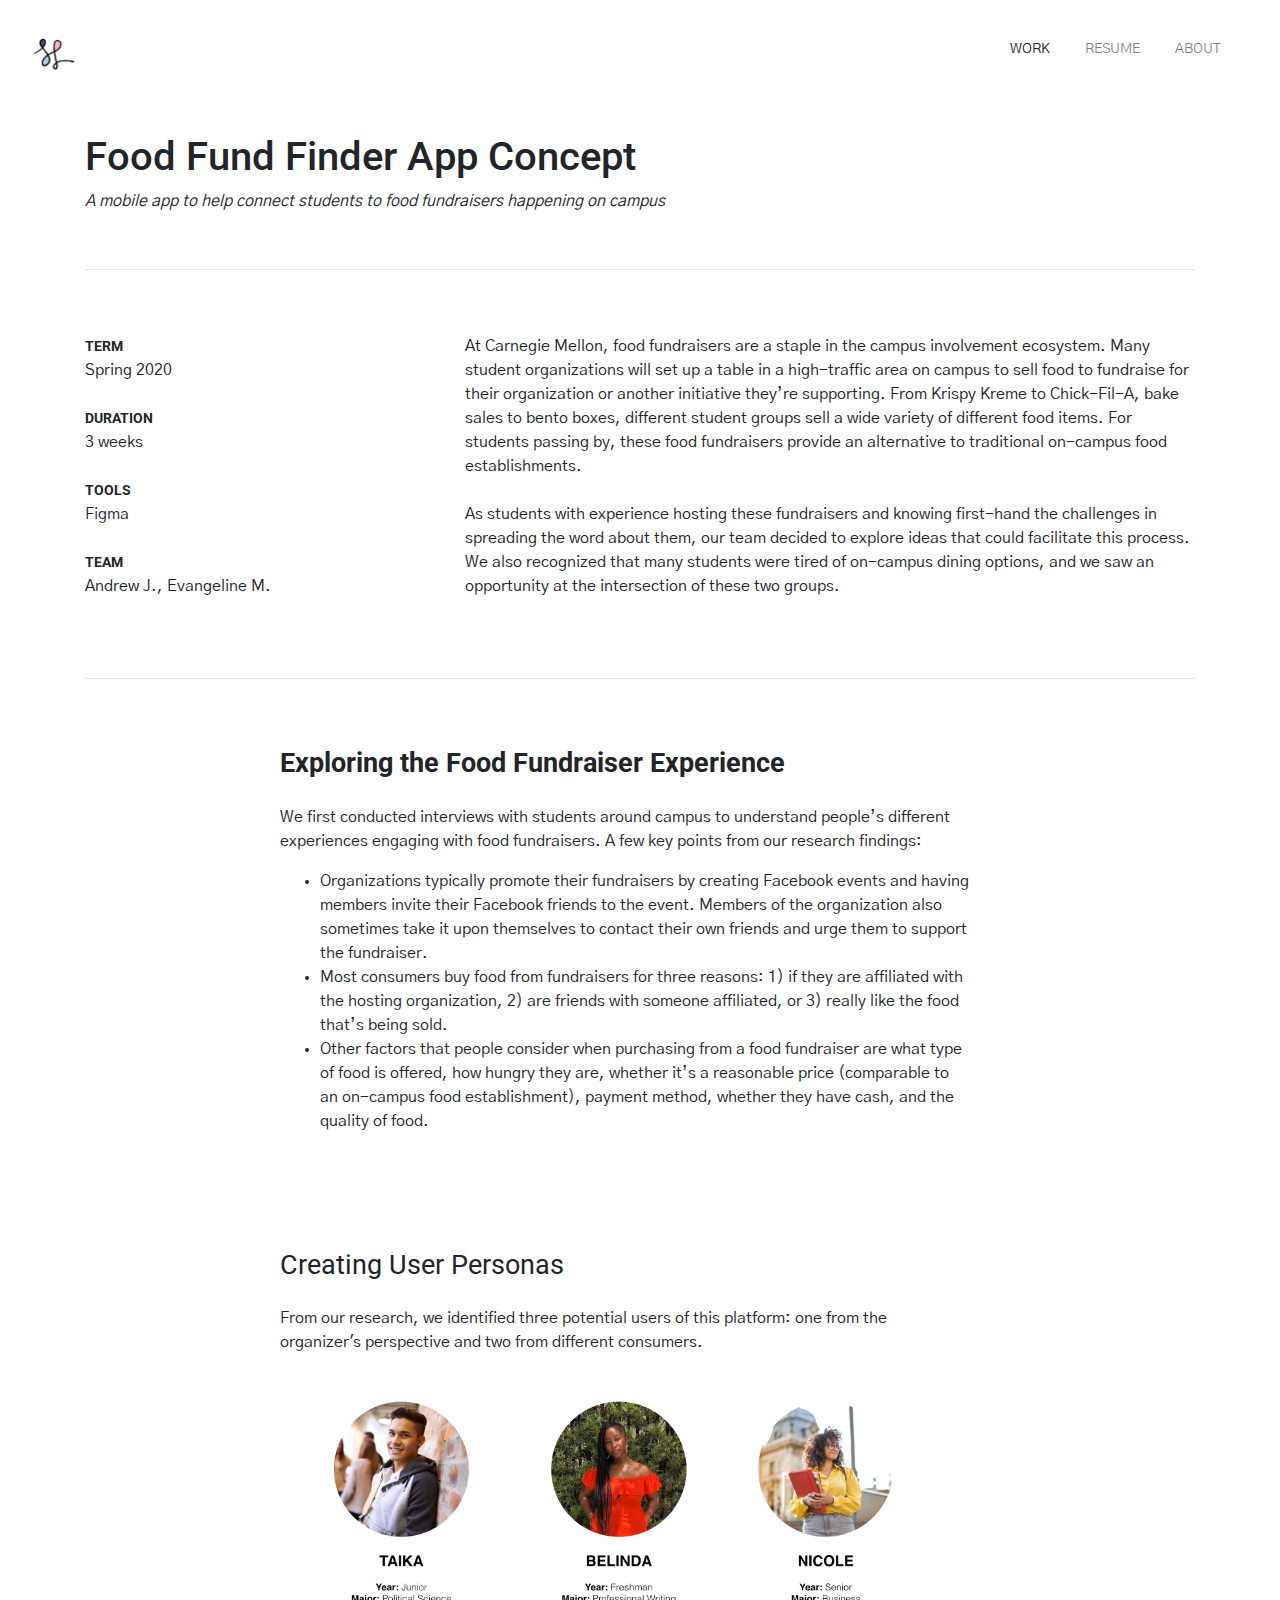
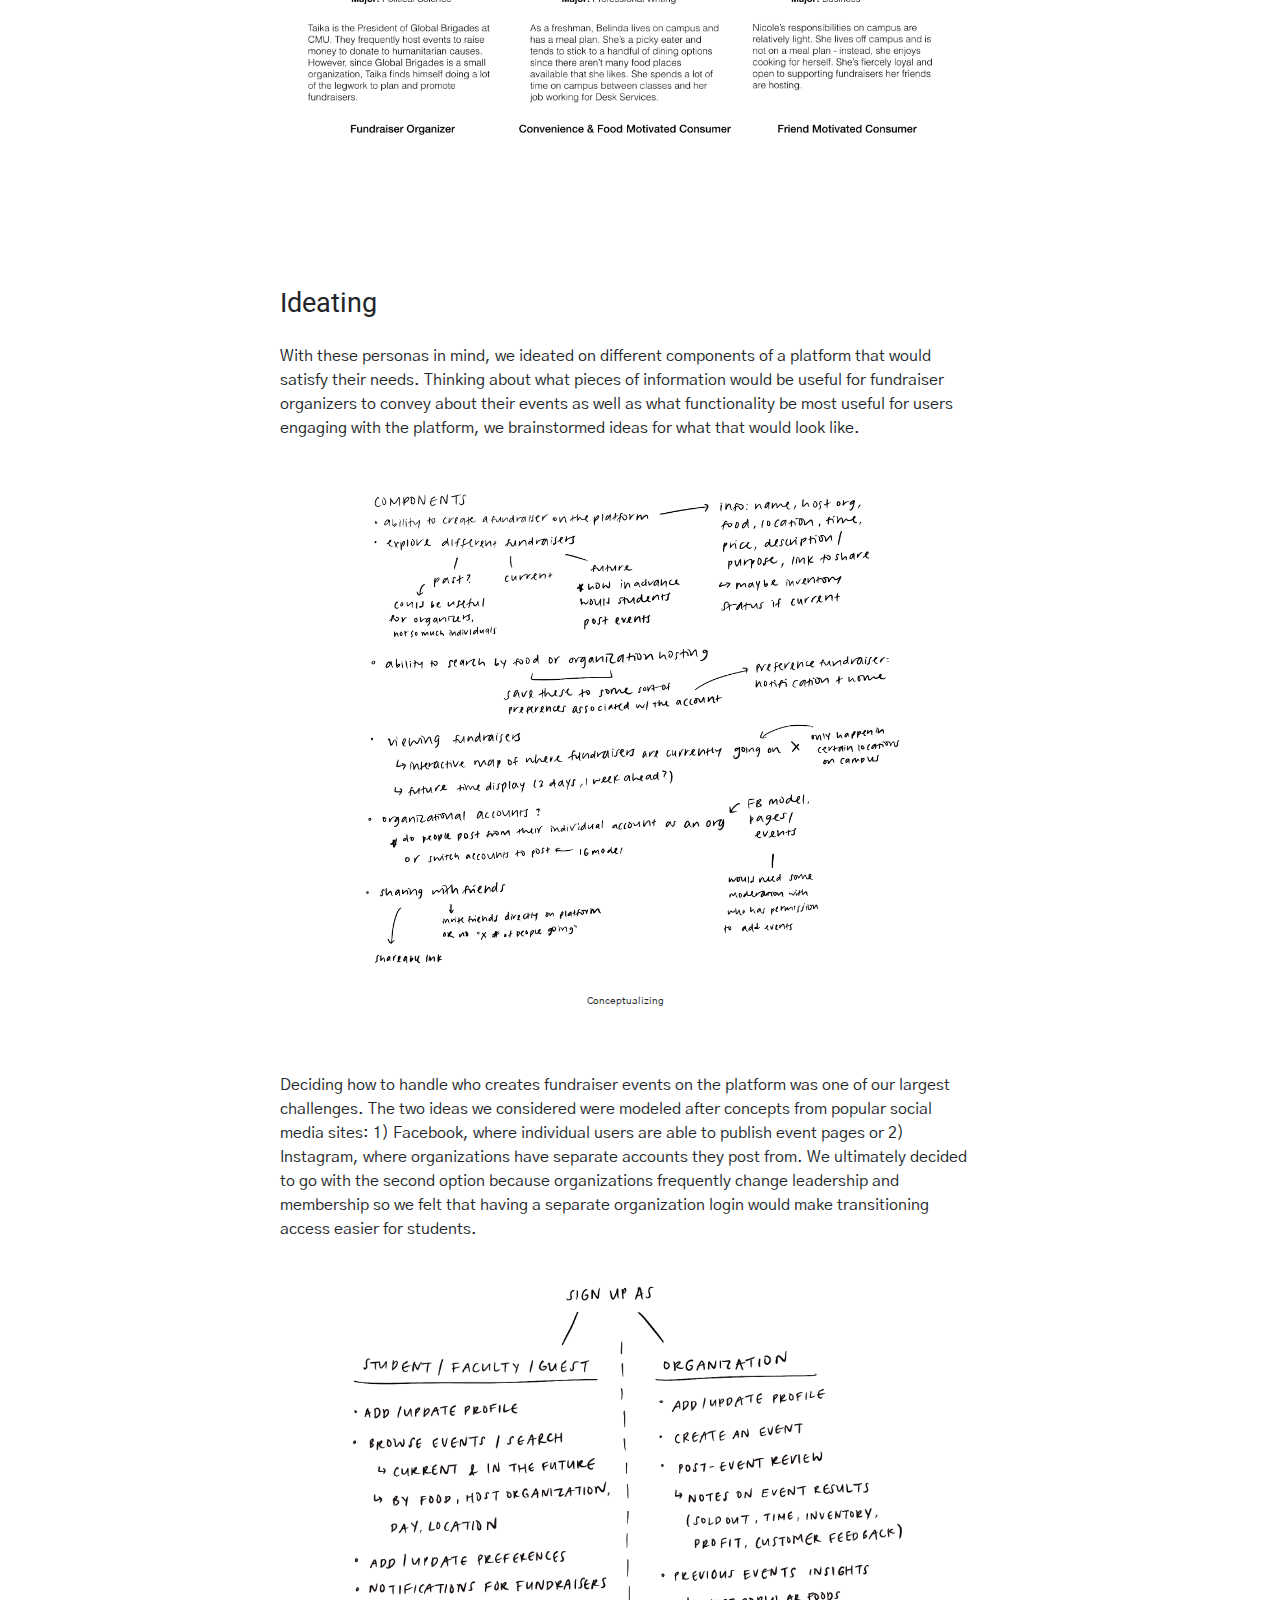
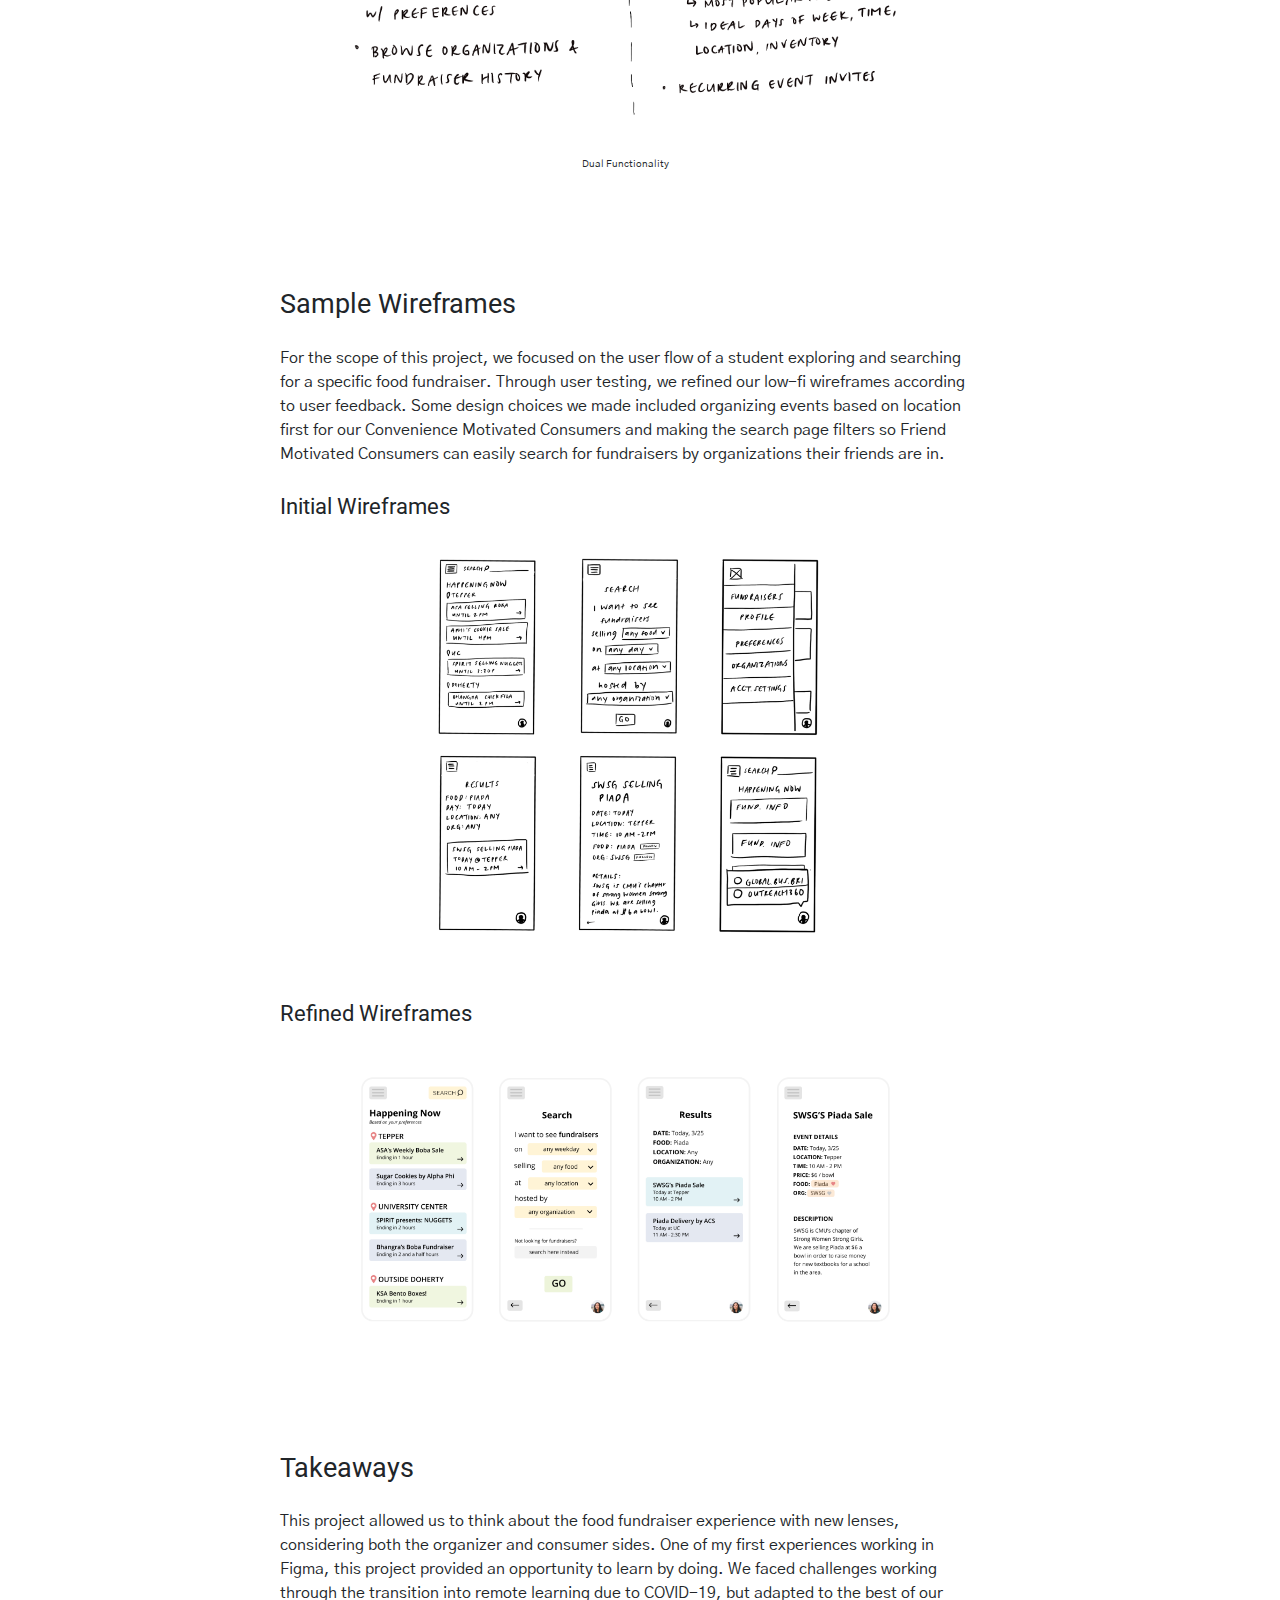
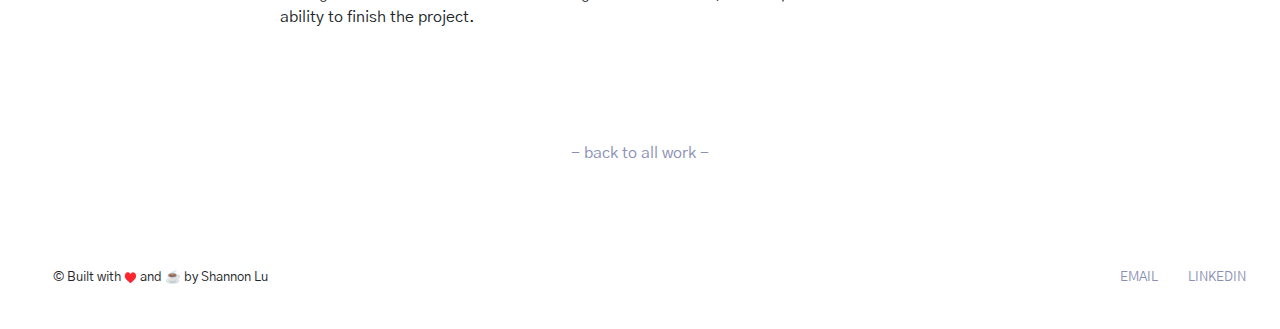
<file: projects/fff.html>
<!doctype html>
<html lang="en">
  <head>
    <!-- Required meta tags -->
    <meta charset="utf-8">
    <meta name="viewport" content="width=device-width, initial-scale=1, shrink-to-fit=no">

    <!-- Bootstrap CSS -->
    <link rel="stylesheet" href="https://stackpath.bootstrapcdn.com/bootstrap/4.4.1/css/bootstrap.min.css" integrity="sha384-Vkoo8x4CGsO3+Hhxv8T/Q5PaXtkKtu6ug5TOeNV6gBiFeWPGFN9MuhOf23Q9Ifjh" crossorigin="anonymous">
    <link href="../css/style.css" rel="stylesheet">

    <link rel="icon" href="../img/logo.png">

    <title>Shannon Lu</title>
  </head>

  <body>
    <div class="container-fluid">
      <nav class="navbar navbar-light navbar-expand-md">
        <div class="navbar-header">
          <a class="navbar-brand" href="../index.html"><img src = "../img/logo.png" width = "45" height = "auto"></a>
          <!-- <a class="navbar-brand" href="index.html">shannon lu</a> -->
        </div>
        <button class="navbar-toggler ml-auto" type="button" data-toggle="collapse" data-target="#navbar-content" aria-controls="navbar-content" aria-expanded="false" aria-label="Toggle navigation">
          <span class="navbar-toggler-icon"></span>
        </button>

        <div class="collapse navbar-collapse" id="navbar-content">
          <ul class="navbar-nav ml-auto">
            <li class="nav-item">
              <a class="nav-link ml-auto active" href="../index.html">WORK</a>
            </li>
            <li class="nav-item">
              <a class="nav-link" href = "../resume_web.pdf" target="_blank">RESUME</a>
            </li>
            <li class="nav-item">
              <a class="nav-link" href="../about.html">ABOUT</a>
            </li>
          </ul>
        </div>
      </nav>
    </div>

    <div class="container-fluid">
      <div class="container">
      <br><br>
      <h1>Food Fund Finder App Concept</h1>
      
      <div class="row">
        <div class="col-lg-8">
          <p><i>
          A mobile app to help connect students to food fundraisers happening on campus</i></p>
        </div>
      </div>

      <br><hr><br><br>


      <div class="row background-col">
        <div class="col-sm-3">
          <p>
            <b class="small-heading">TERM</b> <br>
            Spring 2020 <br><br>
            <b class="small-heading">DURATION</b> <br> 
            3 weeks<br><br>
            <b class="small-heading">TOOLS</b> <br> 
            Figma<br><br>
            <b class="small-heading">TEAM</b> <br> 
            Andrew J., Evangeline M.
          </p>
        </div>

        <div class="col-1">
        </div>

        <div class="col-lg-8">
          <p>
              <!-- <b class="smaller-heading">PROJECT GOAL</b><br> -->
              <!-- How can we best understand incident trends to help create a more proactive method for injury prevention and minimize the consequences of injuries that occur during their projects?  -->
              At Carnegie Mellon, food fundraisers are a staple in the campus involvement ecosystem. Many student organizations will set up a table in a high-traffic area on campus to sell food to fundraise for their organization or another initiative they’re supporting. From Krispy Kreme to Chick-Fil-A, bake sales to bento boxes, different student groups sell a wide variety of different food items. For students passing by, these food fundraisers provide an alternative to traditional on-campus food establishments. <br><br>
              As students with experience hosting these fundraisers and knowing first-hand the challenges in spreading the word about them, our team decided to explore ideas that could facilitate this process. We also recognized that many students were tired of on-campus dining options, and we saw an opportunity at the intersection of these two groups. 

          </p>
        </div>
      </div><br>
      <br><hr><br><br>
 


      <div class="row container">
          <div class="col-2">
          </div>

          <div class="col-lg-8">
            <p>
              <b class="big-heading">Exploring the Food Fundraiser Experience</b>
              <br>
              We first conducted interviews with students around campus to understand people’s different experiences engaging with food fundraisers. A few key points from our research findings:
              <ul>
                <li>
                Organizations typically promote their fundraisers by creating Facebook events and having members invite their Facebook friends to the event. Members of the organization also sometimes take it upon themselves to contact their own friends and urge them to support the fundraiser.</li>
                <li>
                Most consumers buy food from fundraisers for three reasons: 1) if they are affiliated with the hosting organization, 2) are friends with someone affiliated, or 3) really like the food that’s being sold. </li>
                <li>
                Other factors that people consider when purchasing from a food fundraiser are what type of food is offered, how hungry they are, whether it’s a reasonable price (comparable to an on-campus food establishment), payment method, whether they have cash, and the quality of food. </li>
              </ul>

              <br><br><br><br>
              <div class="big-heading"> Creating User Personas</div><br>
              From our research, we identified three potential users of this platform: one from the organizer's perspective and two from different consumers. <br><br>

              <div class="row">
                <div class="col-lg-12">
                  <img src="../img/proj-imgs/fff-1.png" draggable = "false" class="img-fluid">
                </div>
              </div>

              <br><br><br><br>
              <div class="big-heading"> Ideating</div><br>
              With these personas in mind, we ideated on different components of a platform that would satisfy their needs. Thinking about what pieces of information would be useful for fundraiser organizers to convey about their events as well as what functionality be most useful for users engaging with the platform, we brainstormed ideas for what that would look like.  <br><br>

              <div class="row">
                <div class="col-sm-1"></div>
                <div class="col-lg-10">
                  <img src="../img/proj-imgs/fff-2.png" draggable = "false" class="img-fluid">
                  <p class="text-center" style="font-size: 65%;"><br>Conceptualizing</p>
                </div>
                <div class="col-sm-1"></div>
              </div><br><br>

              Deciding how to handle who creates fundraiser events on the platform was one of our largest challenges. The two ideas we considered were modeled after concepts from popular social media sites: 1) Facebook, where individual users are able to publish event pages or 2) Instagram, where organizations have separate accounts they post from. We ultimately decided to go with the second option because organizations frequently change leadership and membership so we felt that having a separate organization login would make transitioning access easier for students.<br><br>
              <div class="row">
                <div class="col-lg-12">
                  <img src="../img/proj-imgs/fff-3.png" draggable = "false" class="img-fluid">
                  <p class="text-center" style="font-size: 65%;"><br>Dual Functionality</p>
                </div>
              </div>

              <br><br><br><br>
              <div class="big-heading">Sample Wireframes</div><br>

              For the scope of this project, we focused on the user flow of a student exploring and searching for a specific food fundraiser. Through user testing, we refined our low-fi wireframes according to user feedback. Some design choices we made included organizing events based on location first for our Convenience Motivated Consumers and making the search page filters so Friend Motivated Consumers can easily search for fundraisers by organizations their friends are in.

              <br><br>
              <div class="med-heading">Initial Wireframes</div><br>
              <div class="row">
                <div class="col-sm-1"></div>
                <div class="col-lg-10">
                  <img src="../img/proj-imgs/fff-5.png" draggable = "false" class="img-fluid">
                </div>
                <div class="col-sm-1"></div>
              </div>
              <br><br>

              <div class="med-heading">Refined Wireframes</div><br>
              <div class="row">
                <div class="col-sm-1"></div>
                <div class="col-lg-10">
                  <img src="../img/proj-imgs/fff-4.png" draggable = "false" class="img-fluid">
                </div>
                <div class="col-sm-1"></div>
              </div>

              <br><br><br><br>
              <div class="big-heading">Takeaways</div><br>
              This project allowed us to think about the food fundraiser experience with new lenses, considering both the organizer and consumer sides. One of my first experiences working in Figma, this project provided an opportunity to learn by doing. We faced challenges working through the transition into remote learning due to COVID-19, but adapted to the best of our ability to finish the project. 
              <br>


            </p>
             

          </div>

          <div class="col-2">
          </div>
      </div>
    </div>
    </div>
    <br><br><br><br>

    <div class="row text-center">
      <div class="col-md-4"></div>
      <div class="col-md-4 back-to-work">
          <a href="../index.html#work">- back to all work -</a>
      </div>
      <div class="col-md-4"></div>
    </div>

    <footer>
      <div class="container-fluid">
        <div class="row">
          <div class="col-sm-3 text-center">
            <p>&copy Built with <span style="font-size: 80%; display: inline;">♥️</span> and ☕ by Shannon Lu</p>
          </div>

          <div class="col-sm-7"></div>

          <div class="col-sm-1 text-right">
            <a href="mailto:shannon.lu358@gmail.com">EMAIL</a>
          </div>
          <div class="col-sm-1">
            <a href="http://www.linkedin.com/in/shannon-lu/" target="_blank">LINKEDIN</a>
          </div>
        </div>
      </div>
    </footer>

    </div>


    <!-- Optional JavaScript -->
    <!-- jQuery first, then Popper.js, then Bootstrap JS -->
    <script src="https://code.jquery.com/jquery-3.4.1.slim.min.js" integrity="sha384-J6qa4849blE2+poT4WnyKhv5vZF5SrPo0iEjwBvKU7imGFAV0wwj1yYfoRSJoZ+n" crossorigin="anonymous"></script>
    <script src="https://cdn.jsdelivr.net/npm/popper.js@1.16.0/dist/umd/popper.min.js" integrity="sha384-Q6E9RHvbIyZFJoft+2mJbHaEWldlvI9IOYy5n3zV9zzTtmI3UksdQRVvoxMfooAo" crossorigin="anonymous"></script>
    <script src="https://stackpath.bootstrapcdn.com/bootstrap/4.4.1/js/bootstrap.min.js" integrity="sha384-wfSDF2E50Y2D1uUdj0O3uMBJnjuUD4Ih7YwaYd1iqfktj0Uod8GCExl3Og8ifwB6" crossorigin="anonymous"></script>
  </body>
</html>
</file>
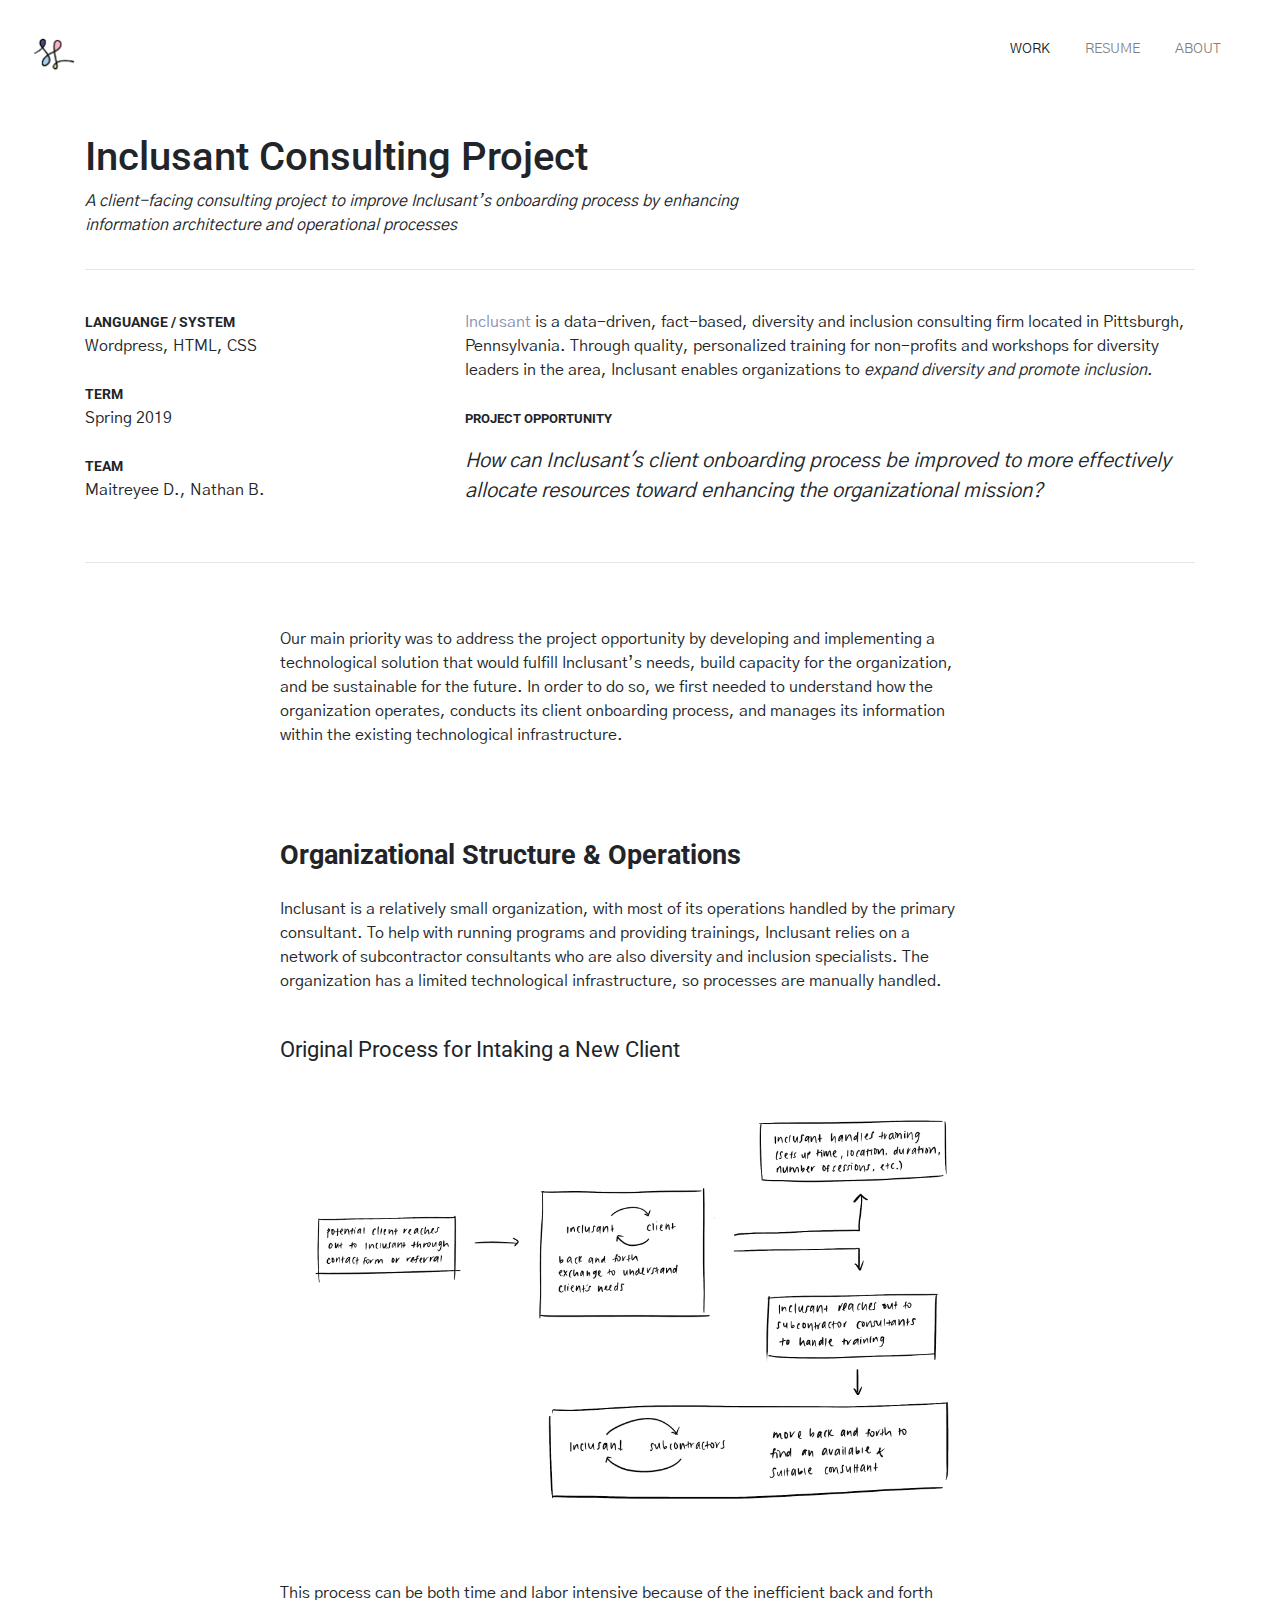
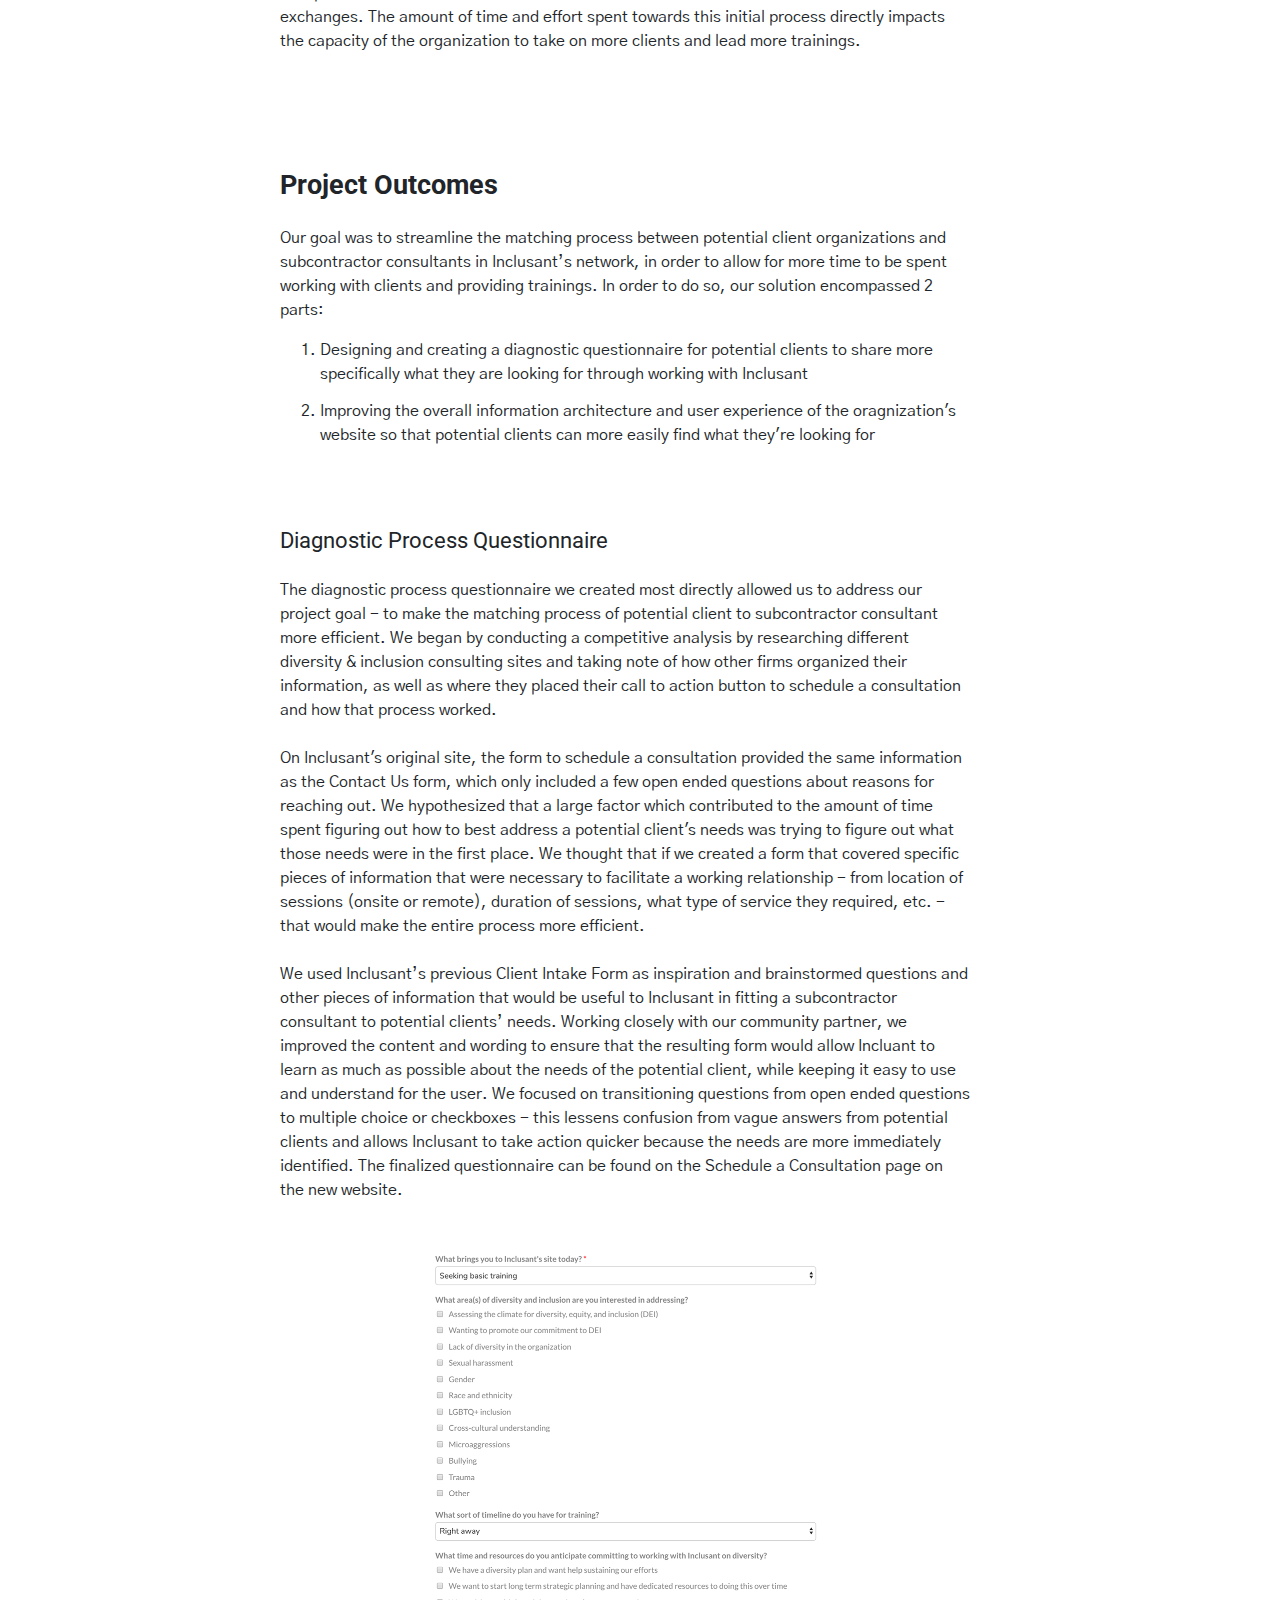
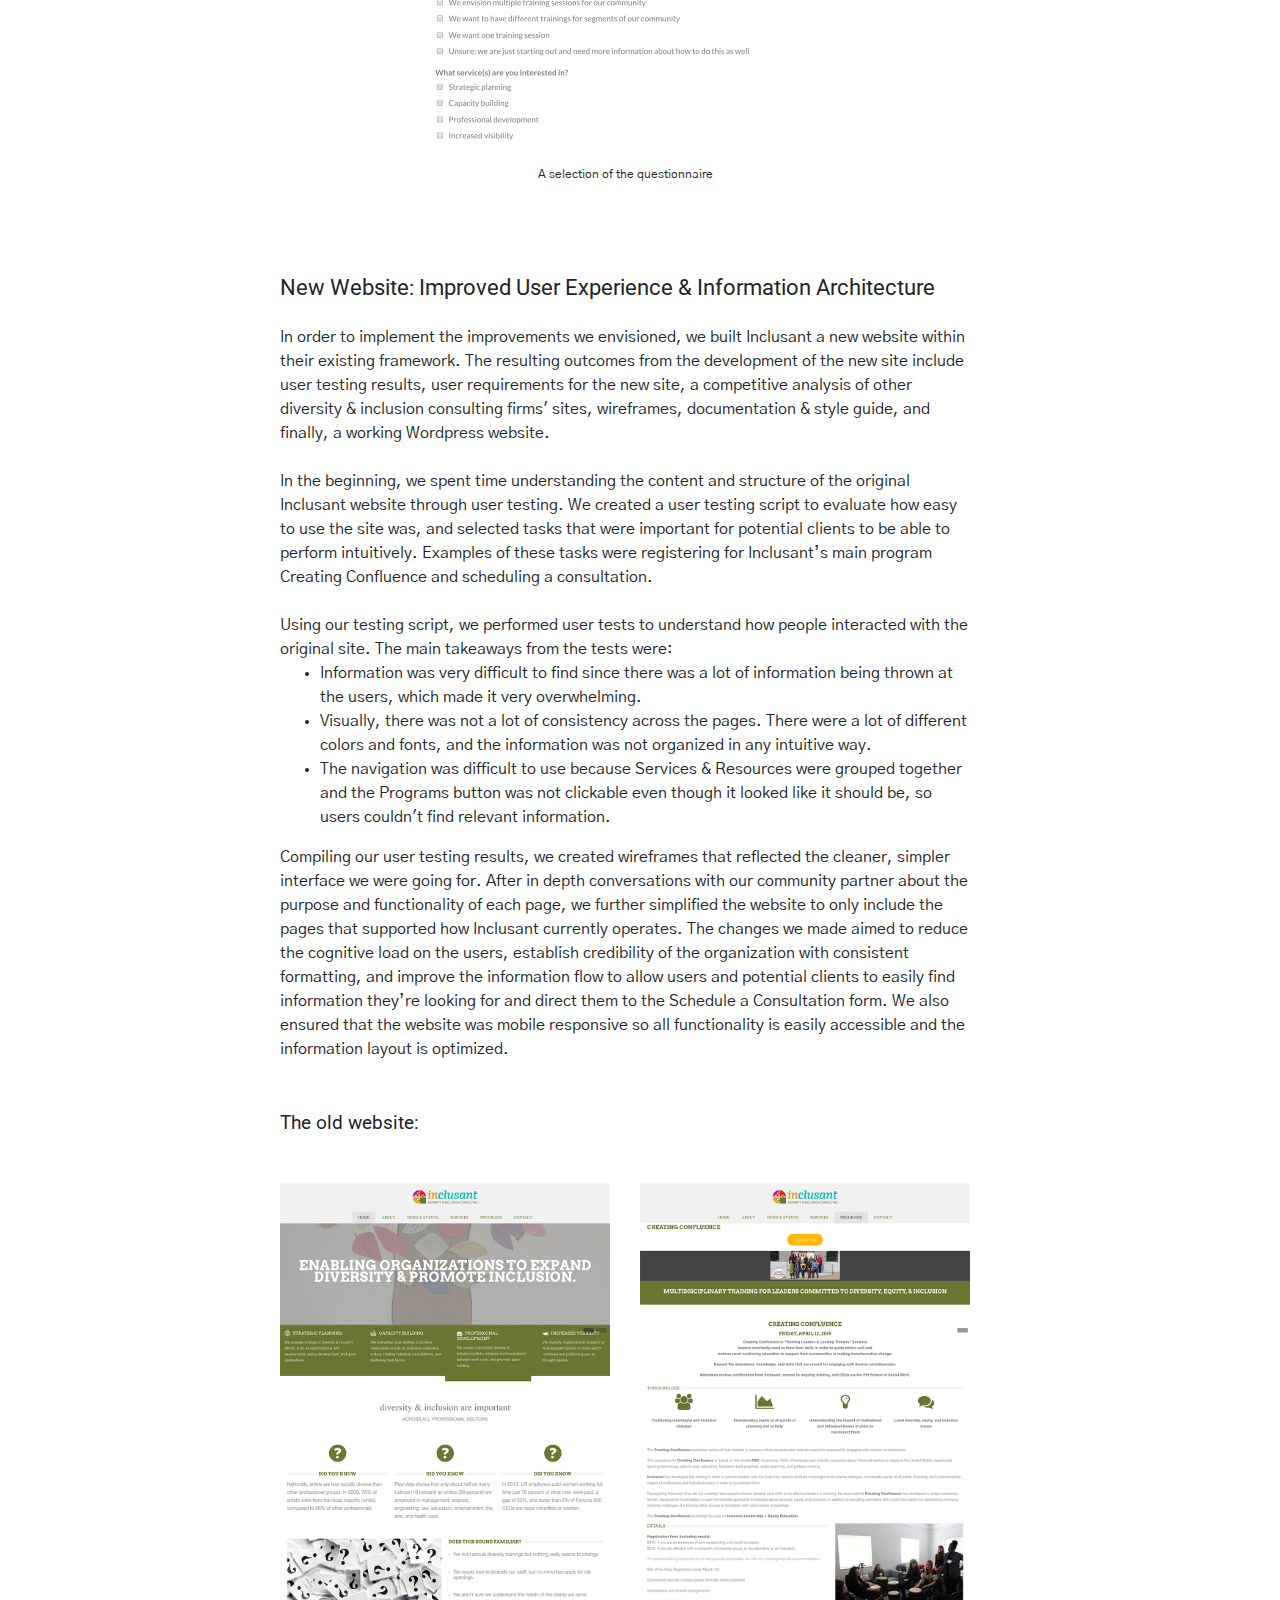
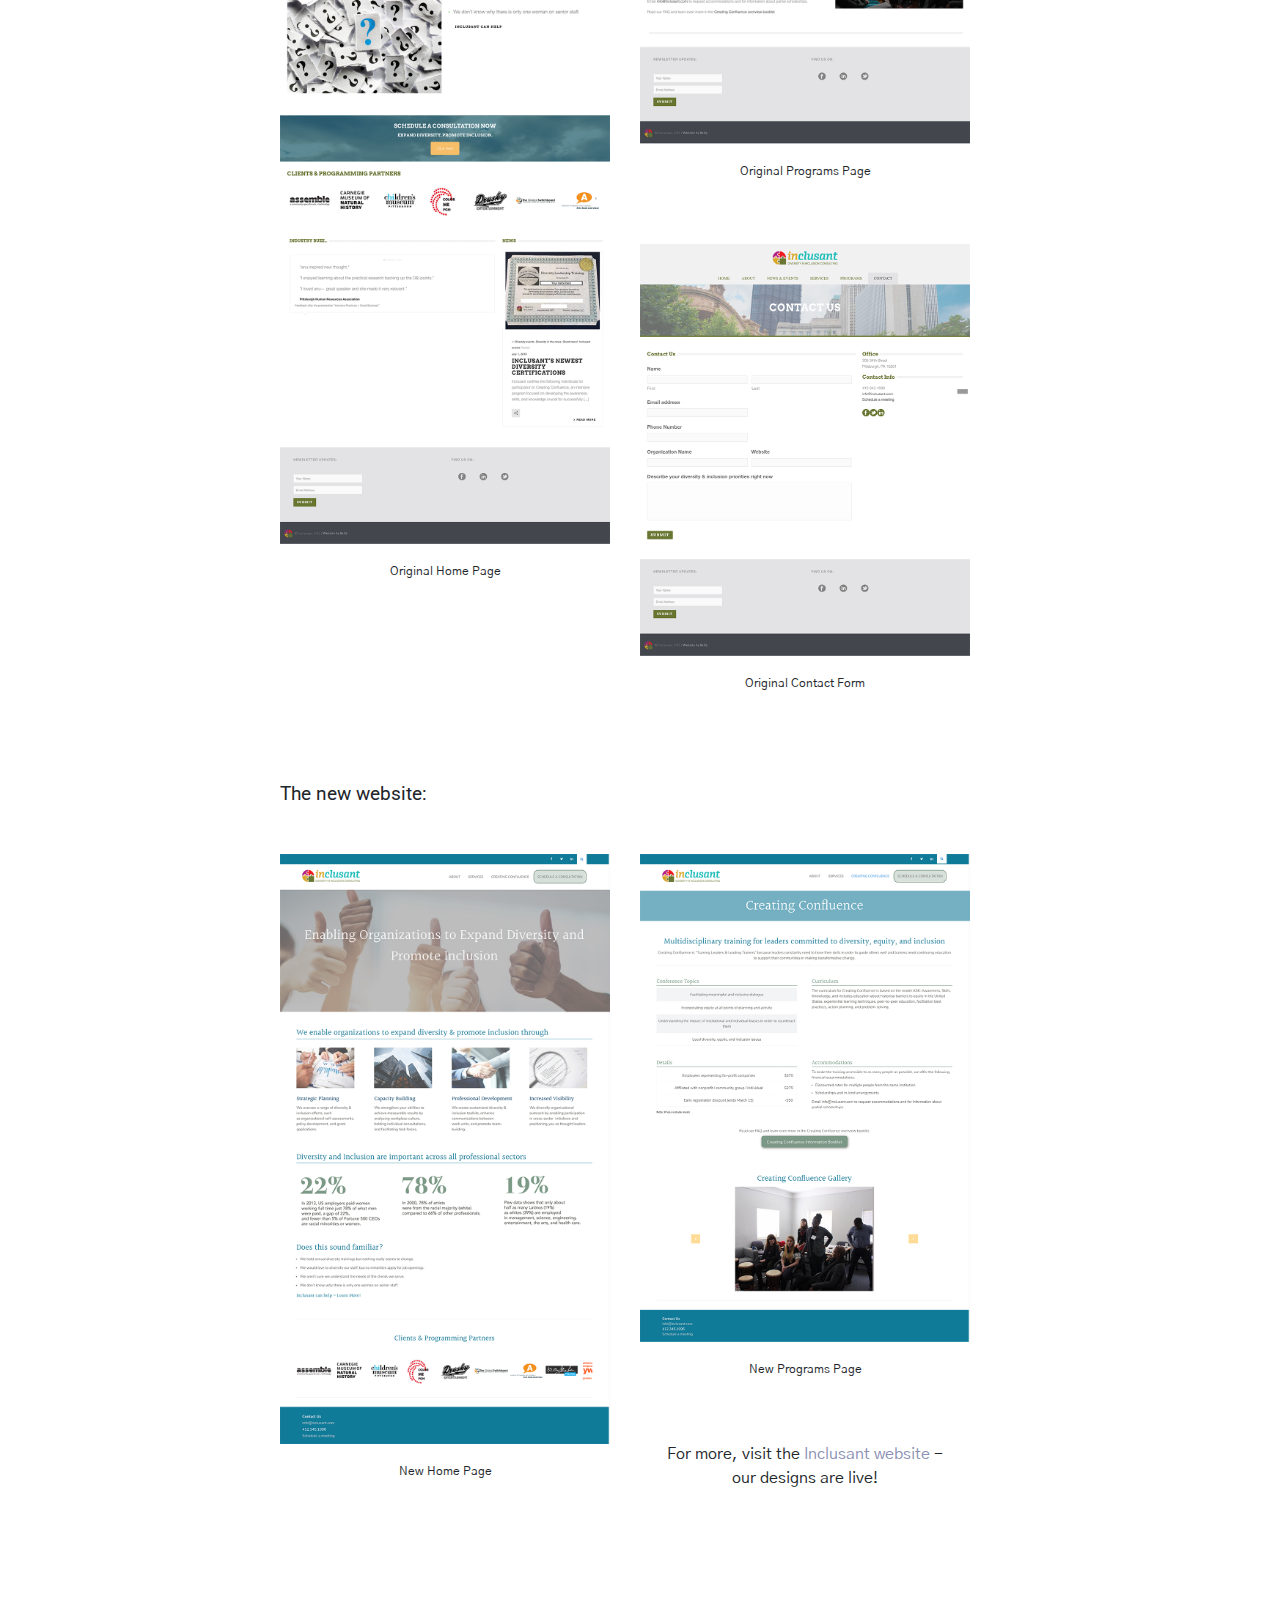
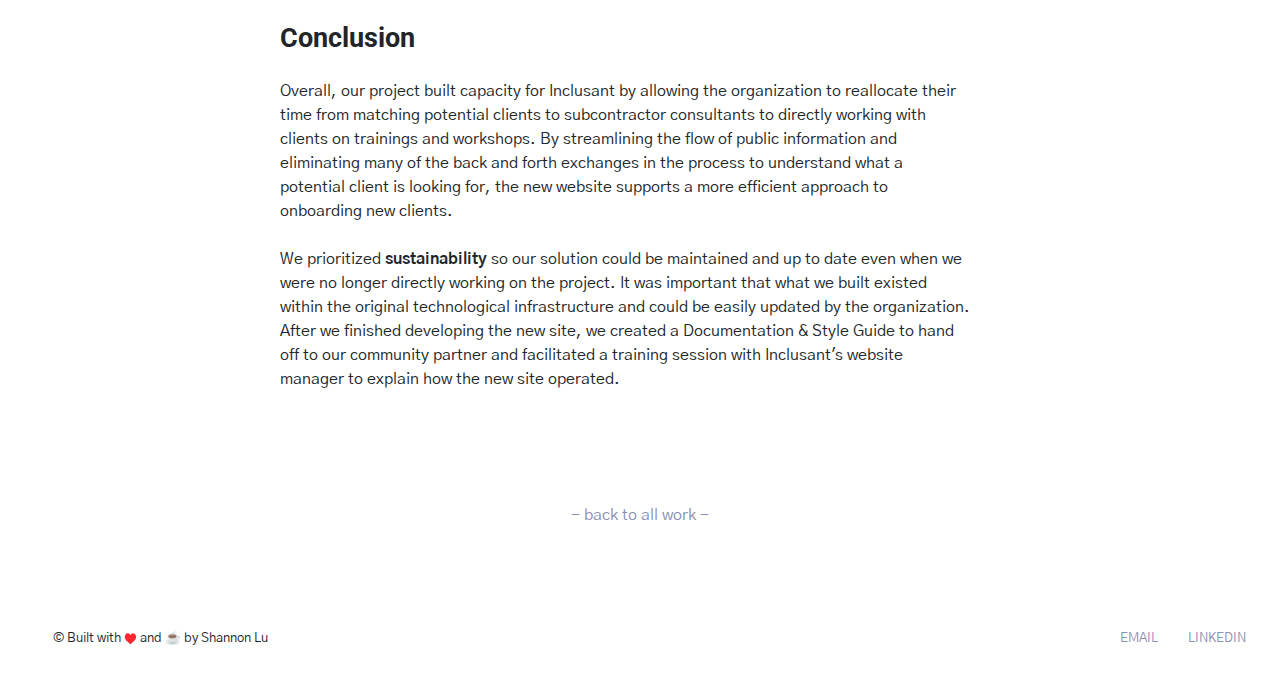
<file: projects/inclusant.html>
<!doctype html>
<html lang="en">
  <head>
    <!-- Required meta tags -->
    <meta charset="utf-8">
    <meta name="viewport" content="width=device-width, initial-scale=1, shrink-to-fit=no">

    <!-- Bootstrap CSS -->
    <link rel="stylesheet" href="https://stackpath.bootstrapcdn.com/bootstrap/4.4.1/css/bootstrap.min.css" integrity="sha384-Vkoo8x4CGsO3+Hhxv8T/Q5PaXtkKtu6ug5TOeNV6gBiFeWPGFN9MuhOf23Q9Ifjh" crossorigin="anonymous">
    <link href="../css/style.css" rel="stylesheet">

    <link rel="icon" href="../img/logo.png">

    <title>Shannon Lu</title>
  </head>

  <body>
    <div class="container-fluid">
      <nav class="navbar navbar-light navbar-expand-md">
        <div class="navbar-header">
          <a class="navbar-brand" href="../index.html"><img src = "../img/logo.png" width = "45" height = "auto"></a>
          <!-- <a class="navbar-brand" href="index.html">shannon lu</a> -->
        </div>
        <button class="navbar-toggler ml-auto" type="button" data-toggle="collapse" data-target="#navbar-content" aria-controls="navbar-content" aria-expanded="false" aria-label="Toggle navigation">
          <span class="navbar-toggler-icon"></span>
        </button>

        <div class="collapse navbar-collapse" id="navbar-content">
          <ul class="navbar-nav ml-auto">
            <li class="nav-item">
              <a class="nav-link ml-auto active" href="../index.html">WORK</a>
            </li>
            <li class="nav-item">
              <a class="nav-link" href = "../resume_web.pdf" target="_blank">RESUME</a>
            </li>
            <li class="nav-item">
              <a class="nav-link" href="../about.html">ABOUT</a>
            </li>
          </ul>
        </div>
      </nav>
    </div>

    <div class="container-fluid">
      <div class="container">
      <br><br>
      <h1>Inclusant Consulting Project</h1>
      
      <div class="row">
        <div class="col-lg-8">
          <p><i>
          A client-facing consulting project to improve Inclusant’s onboarding process by enhancing information architecture and operational processes</i></p>
        </div>
      </div>

      <hr><br>


      <div class="row background-col">
        <div class="col-sm-3">
          <p>
            <b class="small-heading">LANGUANGE / SYSTEM</b> <br>
            Wordpress, HTML, CSS <br><br>
            <b class="small-heading">TERM</b> <br>
            Spring 2019 <br><br>
            <b class="small-heading">TEAM</b> <br> 
            Maitreyee D., Nathan B. 
          </p>
        </div>

        <div class="col-1">
        </div>

        <div class="col-lg-8">
          <p>
            <!-- <b class="small-heading">Community Partner Background </b><br> -->
              <a href="http://inclusant.com/" target="_blank" class="purple-link">Inclusant</a> is a data-driven, fact-based, diversity and inclusion consulting firm located in Pittsburgh, Pennsylvania. Through quality, personalized training for non-profits and workshops for diversity leaders in the area, Inclusant enables organizations to <i>expand diversity and promote inclusion</i>. 

            <br><br>
            <b class="smaller-heading">PROJECT OPPORTUNITY </b><br>
              <!-- <div class="emphasis-smaller">How can Inclusant's client onboarding process be improved to allow for better allocation of resources to enhance the organizational mission? </div> -->
              <div class="emphasis-smaller">How can Inclusant's client onboarding process be improved to more effectively allocate resources toward enhancing the organizational mission? </div>
          </p>
        </div>
      </div>
      <br><hr><br><br>
 


      <div class="row container">
          <div class="col-2">
          </div>

          <div class="col-lg-8">
            <p>
              Our main priority was to address the project opportunity by developing and implementing a technological solution that would fulfill Inclusant’s needs, build capacity for the organization, and be sustainable for the future. In order to do so, we first needed to understand how the organization operates, conducts its client onboarding process, and manages its information within the existing technological infrastructure.
            </p>
            <br><br><br>

            <p>
              <b class="big-heading">Organizational Structure & Operations</b>
              <br> 
              Inclusant is a relatively small organization, with most of its operations handled by the primary consultant. To help with running programs and providing trainings, Inclusant relies on a network of subcontractor consultants who are also diversity and inclusion specialists. The organization has a limited technological infrastructure, so processes are manually handled.  
            </p>
              <br>

              <div class="med-heading">Original Process for Intaking a New Client</div><br><br>
              <img src="../img/proj-imgs/inclusant-1.png" draggable = "false" class="img-fluid">

            <br><br><p>This process can be both time and labor intensive because of the inefficient back and forth exchanges. The amount of time and effort spent towards this initial process directly impacts the capacity of the organization to take on more clients and lead more trainings. <br>
            </p>
            <br><br><br><br>

            <p>
              <b class="big-heading">Project Outcomes</b>
              <br> 
              Our goal was to streamline the matching process between potential client organizations and subcontractor consultants in Inclusant’s network, in order to allow for more time to be spent working with clients and providing trainings. In order to do so, our solution encompassed 2 parts:
              <br>
              <ol>
                <li>Designing and creating a diagnostic questionnaire for potential clients to share more specifically what they are looking for through working with Inclusant</li>
                <li>Improving the overall information architecture and user experience of the oragnization's website so that potential clients can more easily find what they're looking for</li>
              </ol>
              <br><br>

              <div class="med-heading">Diagnostic Process Questionnaire</div><br>
              The diagnostic process questionnaire we created most directly allowed us to address our project goal - to make the matching process of potential client to subcontractor consultant more efficient. We began by conducting a competitive analysis by researching different diversity & inclusion consulting sites and taking note of how other firms organized their information, as well as where they placed their call to action button to schedule a consultation and how that process worked. 
              <br><br>

              On Inclusant's original site, the form to schedule a consultation provided the same information as the Contact Us form, which only included a few open ended questions about reasons for reaching out. We hypothesized that a large factor which contributed to the amount of time spent figuring out how to best address a potential client's needs was trying to figure out what those needs were in the first place. We thought that if we created a form that covered specific pieces of information that were necessary to facilitate a working relationship - from location of sessions (onsite or remote), duration of sessions, what type of service they required, etc. - that would make the entire process more efficient.
              <br><br>
              We used Inclusant’s previous Client Intake Form as inspiration and brainstormed questions and other pieces of information that would be useful to Inclusant in fitting a subcontractor consultant to potential clients’ needs. Working closely with our community partner, we improved the content and wording to ensure that the resulting form would allow Incluant to learn as much as possible about the needs of the potential client, while keeping it easy to use and understand for the user. We focused on transitioning questions from open ended questions to multiple choice or checkboxes - this lessens confusion from vague answers from potential clients and allows Inclusant to take action quicker because the needs are more immediately identified. The finalized questionnaire can be found on the Schedule a Consultation page on the new website. 
              <br><br><br>
              <div class="row">
                <div class="col-2">
                </div>
                <div class="col-lg-8">
                  <img src="../img/proj-imgs/inclusant-2.png" draggable = "false" class="img-fluid">
                  <p class="text-center" style="font-size: 75%;"><br>A selection of the questionnaire</p>
                </div>
                <div class="col-2">
                </div>
              </div>
              
              <br><br><br>

              <div class="med-heading">New Website: Improved User Experience & Information Architecture</div><br>
              In order to implement the improvements we envisioned, we built Inclusant a new website within their existing framework. The resulting outcomes from the development of the new site include user testing results, user requirements for the new site, a competitive analysis of other diversity & inclusion consulting firms' sites, wireframes, documentation & style guide, and finally, a working Wordpress website. 
              <br><br>
              In the beginning, we spent time understanding the content and structure of the original Inclusant website through user testing. We created a user testing script to evaluate how easy to use the site was, and selected tasks that were important for potential clients to be able to perform intuitively. Examples of these tasks were registering for Inclusant’s main program Creating Confluence and scheduling a consultation. 
              <br><br>
              Using our testing script, we performed user tests to understand how people interacted with the original site. The main takeaways from the tests were:

              <ul>
                <li>Information was very difficult to find since there was a lot of information being thrown at the users, which made it very overwhelming. </li>
                <li>Visually, there was not a lot of consistency across the pages. There were a lot of different colors and fonts, and the information was not organized in any intuitive way.</li>
                <li>The navigation was difficult to use because Services & Resources were grouped together and the Programs button was not clickable even though it looked like it should be, so users couldn't find relevant information.</li>
              </ul>

              
              Compiling our user testing results, we created wireframes that reflected the cleaner, simpler interface we were going for. After in depth conversations with our community partner about the purpose and functionality of each page, we further simplified the website to only include the pages that supported how Inclusant currently operates. The changes we made aimed to reduce the cognitive load on the users, establish credibility of the organization with consistent formatting, and improve the information flow to allow users and potential clients to easily find information they’re looking for and direct them to the Schedule a Consultation form. We also ensured that the website was mobile responsive so all functionality is easily accessible and the information layout is optimized. 

              <br><br><br>
              <div class="med-heading" style="font-size: 120%;">The old website:</div>  
              <br><br>

              <div class="row">
                <div class="col-md-6">
                  <img src="../img/proj-imgs/inclusant-4.png" draggable = "false" class="img-fluid">
                  <p class="text-center" style="font-size: 75%;"><br>Original Home Page</p>
                </div>

                <div class="col-md-6">
                  <img src="../img/proj-imgs/inclusant-3.png" draggable = "false" class="img-fluid">
                  <p class="text-center" style="font-size: 75%;"><br>Original Programs Page</p>
                  <br><br>
                  <img src="../img/proj-imgs/inclusant-5.png" draggable = "false" class="img-fluid">
                  <p class="text-center" style="font-size: 75%;"><br>Original Contact Form</p>
                </div>
              </div>
              <br><br><br>

              <div class="med-heading" style="font-size: 120%;">The new website:</div>  
              <br><br>

              <div class="row">
                <div class="col-md-6">
                  <img src="../img/proj-imgs/inclusant-6.png" draggable = "false" class="img-fluid">
                  <p class="text-center" style="font-size: 75%;"><br>New Home Page</p>
                </div>

                <div class="col-md-6">
                  <img src="../img/proj-imgs/inclusant-7.png" draggable = "false" class="img-fluid">
                  <p class="text-center" style="font-size: 75%;"><br>New Programs Page</p>
                  <br><br>              
                  <p class="text-center">For more, visit the <a href="http://inclusant.com/" target="_blank" class="purple-link"> Inclusant website</a> - <br>our designs are live!</p>

                </div>
              </div>
              <br><br><br><br>

            </p>

            <p>
              <b class="big-heading">Conclusion</b>
              <br> 
              Overall, our project built capacity for Inclusant by allowing the organization to reallocate their time from matching potential clients to subcontractor consultants to directly working with clients on trainings and workshops. By streamlining the flow of public information and eliminating many of the back and forth exchanges in the process to understand what a potential client is looking for, the new website supports a more efficient approach to onboarding new clients.
              <br><br>

              We prioritized <b>sustainability</b> so our solution could be maintained and up to date even when we were no longer directly working on the project. It was important that what we built existed within the original technological infrastructure and could be easily updated by the organization. After we finished developing the new site, we created a Documentation & Style Guide to hand off to our community partner and facilitated a training session with Inclusant's website manager to explain how the new site operated. 
              <br>
            </p>

          </div>

          <div class="col-2">
          </div>
      </div>
    </div>
    </div>
    <br><br><br><br>

    <div class="row text-center">
      <div class="col-md-4"></div>
      <div class="col-md-4 back-to-work">
          <a href="../index.html#work">- back to all work -</a>
      </div>
      <div class="col-md-4"></div>
    </div>

    <footer>
      <div class="container-fluid">
        <div class="row">
          <div class="col-sm-3 text-center">
            <p>&copy Built with <span style="font-size: 80%; display: inline;">♥️</span> and ☕ by Shannon Lu</p>
          </div>

          <div class="col-sm-7"></div>

          <div class="col-sm-1 text-right">
            <a href="mailto:shannon.lu358@gmail.com">EMAIL</a>
          </div>
          <div class="col-sm-1">
            <a href="http://www.linkedin.com/in/shannon-lu/" target="_blank">LINKEDIN</a>
          </div>
        </div>
      </div>
    </footer>

    </div>


    <!-- Optional JavaScript -->
    <!-- jQuery first, then Popper.js, then Bootstrap JS -->
    <script src="https://code.jquery.com/jquery-3.4.1.slim.min.js" integrity="sha384-J6qa4849blE2+poT4WnyKhv5vZF5SrPo0iEjwBvKU7imGFAV0wwj1yYfoRSJoZ+n" crossorigin="anonymous"></script>
    <script src="https://cdn.jsdelivr.net/npm/popper.js@1.16.0/dist/umd/popper.min.js" integrity="sha384-Q6E9RHvbIyZFJoft+2mJbHaEWldlvI9IOYy5n3zV9zzTtmI3UksdQRVvoxMfooAo" crossorigin="anonymous"></script>
    <script src="https://stackpath.bootstrapcdn.com/bootstrap/4.4.1/js/bootstrap.min.js" integrity="sha384-wfSDF2E50Y2D1uUdj0O3uMBJnjuUD4Ih7YwaYd1iqfktj0Uod8GCExl3Og8ifwB6" crossorigin="anonymous"></script>
  </body>
</html>
</file>
<file: css/style.css>
@import url('https://fonts.googleapis.com/css2?family=Gothic+A1&family=Open+Sans:wght@600&family=Roboto&display=swap');


body {
    font-family: 'Gothic A1', sans-serif;
}

a {
    color: #8A8FB3;
}

a:hover {
    color: #2b2b2b;
    text-decoration: none;
}

/* nav bar styling */
nav {
    margin-top: 1%;
}
.nav-link {
    display: inline-block;
    float: right;
}

.navbar-light .navbar-nav .nav-item a{
    display: block;
    text-align: center;
    /*color: #767CA1;*/
    font-size: 85%;
}

.navbar-light .navbar-nav li {
    margin-right: 10%;
}

.navbar-light .navbar-nav {
    margin-right: 5%;
}

.navbar-light .navbar-nav .nav-item a:hover {
    color: #000;
    text-decoration: bold;
}

.navbar-brand {
    padding-top: 25%;
}


.proj-img {
    padding-left: 1%;
    padding-right: 1%;
}

.overlay {
  opacity: 0;
  position: absolute;
  top: 0;
  bottom: 0;
  left: 1;
  right: 1;
  height: 100%;
  width: 94%;
  transition: .5s ease;
}

.proj-img:hover .overlay {
  opacity: 1;
}

.os {
    font-family: 'Open Sans', sans-serif;
}

#intro-name {
    padding-top: 15%;
    /*font-size: 180%;*/
    font-family: 'Open Sans', sans-serif;
    font-weight: 800px;
    font-size: 200%;
}

#intro-text {
    /*padding-top: 20%;*/
    /*padding-left: 5%;*/
    font-size: 115%;
}

#intro-links {
    padding-top: 3%;
    padding-bottom: 20%;
    font-size: 90%;
}

#about-intro {
    padding-top: 10%;
    font-size: 180%;
    padding-left: 5%;
}

#about-text {
    /*font-size: 115%;*/
    padding-left: 5%;
}

#about-text a {
    text-decoration: underline;
    color: #2b2b2b;
}

#about-text a:hover {
    color: #808080;
}


#about-intro2 {
    padding-top: 25%;
    font-size: 140%;
    padding-left: 10%;
}

#about-text2 {
    font-size: 85%;
    /*padding-top: 25%;*/
    padding-left: 10%;
}

#about-text2 a {
    text-decoration: underline;
    color: #2b2b2b;
}

#about-text2 a:hover {
    color: #808080;
}

.about-pic img {
    padding-top: 40%;
}

.about-pic2 img {
    padding-top: 60%;
    padding-left: 30%;
    padding-bottom: 10%;
}

.about-pic2 a{
    padding-left: 30%;
    font-size: 110%;
}

#about-text .about-link a{
    text-decoration: none;
    color: #8A8FB3;
}

#about-text .about-link a:hover{
    color: #000;
}

footer {
    font-size: 80%;
    padding-top: 8%;
    padding-bottom: 2%;
}



/* project pages */
h1 {
    font-family: 'Roboto', sans-serif;
}

.small-heading {
    font-family: 'Roboto', sans-serif;
    font-size: 85%;
}

.smaller-heading {
    font-family: 'Roboto', sans-serif;
    font-size: 80%;
}

.emphasis {
    font-size: 150%;
    font-style: italic;
    /*background-color: #000;*/
}

.emphasis-smaller {
    font-size: 125%;
    font-style: italic;
    /*background-color: #000;*/
}

.big-heading{
    font-family: 'Roboto', sans-serif;
    font-size: 170%;
    padding-bottom: 3%;
    display: inline-block;
}

.med-heading{
    font-family: 'Roboto', sans-serif;
    font-size: 140%;
    padding-bottom: 3%;
    display: inline-block;
}

ol li {
    padding-bottom: 2%;
}


/* media queries */

/* Portrait tablets and small desktops */
@media (min-width: 768px) and (max-width: 991px) {

    .about-pic2 img {
        display: none;
    }

}

/* Landscape phones and portrait tablets */
@media (max-width: 767px) {

    .navbar-light .navbar-nav li {
    margin-right: 0;
    }

    .navbar-light .navbar-nav {
        margin-right: 0;
    }

    .about-pic2 img {
        display: none;
    }


}

/* Portrait phones and smaller */
@media (max-width: 480px) {

    .navbar-light .navbar-nav li {
    margin-right: 0;
    }

    .navbar-light .navbar-nav {
        margin-right: 0;
    }

    .about-pic2 img {
        display: none;
    }
}
</file>
